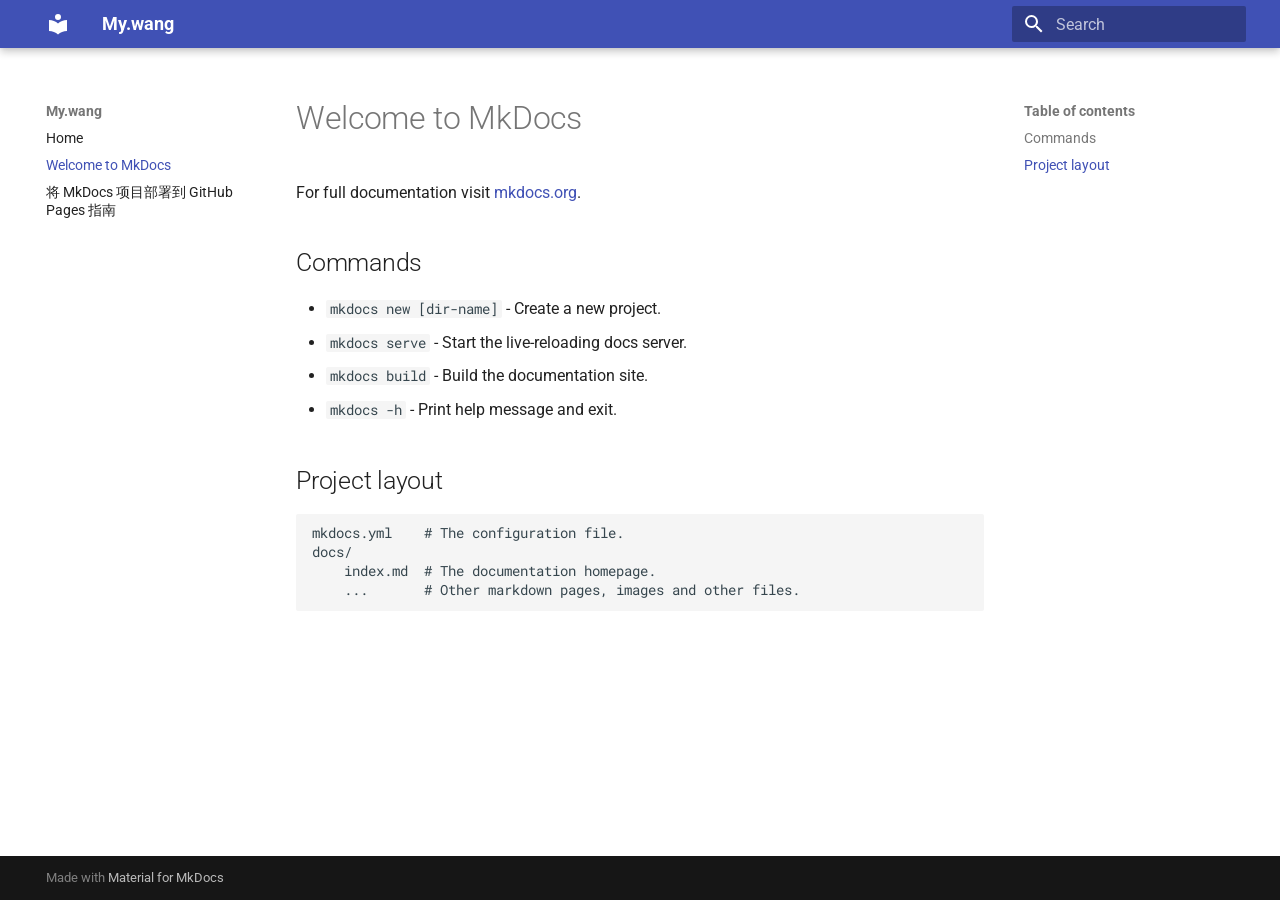
<file: index_bak/index.html>
<!doctype html>
<html lang="en" class="no-js">
  <head>
    
      <meta charset="utf-8">
      <meta name="viewport" content="width=device-width,initial-scale=1">
      
      
      
      
        <link rel="prev" href="..">
      
      
        <link rel="next" href="../mkdocs%20%E9%83%A8%E7%BD%B2%E5%88%B0github/">
      
      
      <link rel="icon" href="../assets/images/favicon.png">
      <meta name="generator" content="mkdocs-1.6.1, mkdocs-material-9.6.3">
    
    
      
        <title>Welcome to MkDocs - My.wang</title>
      
    
    
      <link rel="stylesheet" href="../assets/stylesheets/main.d7758b05.min.css">
      
      


    
    
      
    
    
      
        
        
        <link rel="preconnect" href="https://fonts.gstatic.com" crossorigin>
        <link rel="stylesheet" href="https://fonts.googleapis.com/css?family=Roboto:300,300i,400,400i,700,700i%7CRoboto+Mono:400,400i,700,700i&display=fallback">
        <style>:root{--md-text-font:"Roboto";--md-code-font:"Roboto Mono"}</style>
      
    
    
    <script>__md_scope=new URL("..",location),__md_hash=e=>[...e].reduce(((e,_)=>(e<<5)-e+_.charCodeAt(0)),0),__md_get=(e,_=localStorage,t=__md_scope)=>JSON.parse(_.getItem(t.pathname+"."+e)),__md_set=(e,_,t=localStorage,a=__md_scope)=>{try{t.setItem(a.pathname+"."+e,JSON.stringify(_))}catch(e){}}</script>
    
      

    
    
    
  </head>
  
  
    <body dir="ltr">
  
    
    <input class="md-toggle" data-md-toggle="drawer" type="checkbox" id="__drawer" autocomplete="off">
    <input class="md-toggle" data-md-toggle="search" type="checkbox" id="__search" autocomplete="off">
    <label class="md-overlay" for="__drawer"></label>
    <div data-md-component="skip">
      
        
        <a href="#welcome-to-mkdocs" class="md-skip">
          Skip to content
        </a>
      
    </div>
    <div data-md-component="announce">
      
    </div>
    
    
      

  

<header class="md-header md-header--shadow" data-md-component="header">
  <nav class="md-header__inner md-grid" aria-label="Header">
    <a href=".." title="My.wang" class="md-header__button md-logo" aria-label="My.wang" data-md-component="logo">
      
  
  <svg xmlns="http://www.w3.org/2000/svg" viewBox="0 0 24 24"><path d="M12 8a3 3 0 0 0 3-3 3 3 0 0 0-3-3 3 3 0 0 0-3 3 3 3 0 0 0 3 3m0 3.54C9.64 9.35 6.5 8 3 8v11c3.5 0 6.64 1.35 9 3.54 2.36-2.19 5.5-3.54 9-3.54V8c-3.5 0-6.64 1.35-9 3.54"/></svg>

    </a>
    <label class="md-header__button md-icon" for="__drawer">
      
      <svg xmlns="http://www.w3.org/2000/svg" viewBox="0 0 24 24"><path d="M3 6h18v2H3zm0 5h18v2H3zm0 5h18v2H3z"/></svg>
    </label>
    <div class="md-header__title" data-md-component="header-title">
      <div class="md-header__ellipsis">
        <div class="md-header__topic">
          <span class="md-ellipsis">
            My.wang
          </span>
        </div>
        <div class="md-header__topic" data-md-component="header-topic">
          <span class="md-ellipsis">
            
              Welcome to MkDocs
            
          </span>
        </div>
      </div>
    </div>
    
    
      <script>var palette=__md_get("__palette");if(palette&&palette.color){if("(prefers-color-scheme)"===palette.color.media){var media=matchMedia("(prefers-color-scheme: light)"),input=document.querySelector(media.matches?"[data-md-color-media='(prefers-color-scheme: light)']":"[data-md-color-media='(prefers-color-scheme: dark)']");palette.color.media=input.getAttribute("data-md-color-media"),palette.color.scheme=input.getAttribute("data-md-color-scheme"),palette.color.primary=input.getAttribute("data-md-color-primary"),palette.color.accent=input.getAttribute("data-md-color-accent")}for(var[key,value]of Object.entries(palette.color))document.body.setAttribute("data-md-color-"+key,value)}</script>
    
    
    
      <label class="md-header__button md-icon" for="__search">
        
        <svg xmlns="http://www.w3.org/2000/svg" viewBox="0 0 24 24"><path d="M9.5 3A6.5 6.5 0 0 1 16 9.5c0 1.61-.59 3.09-1.56 4.23l.27.27h.79l5 5-1.5 1.5-5-5v-.79l-.27-.27A6.52 6.52 0 0 1 9.5 16 6.5 6.5 0 0 1 3 9.5 6.5 6.5 0 0 1 9.5 3m0 2C7 5 5 7 5 9.5S7 14 9.5 14 14 12 14 9.5 12 5 9.5 5"/></svg>
      </label>
      <div class="md-search" data-md-component="search" role="dialog">
  <label class="md-search__overlay" for="__search"></label>
  <div class="md-search__inner" role="search">
    <form class="md-search__form" name="search">
      <input type="text" class="md-search__input" name="query" aria-label="Search" placeholder="Search" autocapitalize="off" autocorrect="off" autocomplete="off" spellcheck="false" data-md-component="search-query" required>
      <label class="md-search__icon md-icon" for="__search">
        
        <svg xmlns="http://www.w3.org/2000/svg" viewBox="0 0 24 24"><path d="M9.5 3A6.5 6.5 0 0 1 16 9.5c0 1.61-.59 3.09-1.56 4.23l.27.27h.79l5 5-1.5 1.5-5-5v-.79l-.27-.27A6.52 6.52 0 0 1 9.5 16 6.5 6.5 0 0 1 3 9.5 6.5 6.5 0 0 1 9.5 3m0 2C7 5 5 7 5 9.5S7 14 9.5 14 14 12 14 9.5 12 5 9.5 5"/></svg>
        
        <svg xmlns="http://www.w3.org/2000/svg" viewBox="0 0 24 24"><path d="M20 11v2H8l5.5 5.5-1.42 1.42L4.16 12l7.92-7.92L13.5 5.5 8 11z"/></svg>
      </label>
      <nav class="md-search__options" aria-label="Search">
        
        <button type="reset" class="md-search__icon md-icon" title="Clear" aria-label="Clear" tabindex="-1">
          
          <svg xmlns="http://www.w3.org/2000/svg" viewBox="0 0 24 24"><path d="M19 6.41 17.59 5 12 10.59 6.41 5 5 6.41 10.59 12 5 17.59 6.41 19 12 13.41 17.59 19 19 17.59 13.41 12z"/></svg>
        </button>
      </nav>
      
    </form>
    <div class="md-search__output">
      <div class="md-search__scrollwrap" tabindex="0" data-md-scrollfix>
        <div class="md-search-result" data-md-component="search-result">
          <div class="md-search-result__meta">
            Initializing search
          </div>
          <ol class="md-search-result__list" role="presentation"></ol>
        </div>
      </div>
    </div>
  </div>
</div>
    
    
  </nav>
  
</header>
    
    <div class="md-container" data-md-component="container">
      
      
        
          
        
      
      <main class="md-main" data-md-component="main">
        <div class="md-main__inner md-grid">
          
            
              
              <div class="md-sidebar md-sidebar--primary" data-md-component="sidebar" data-md-type="navigation" >
                <div class="md-sidebar__scrollwrap">
                  <div class="md-sidebar__inner">
                    



<nav class="md-nav md-nav--primary" aria-label="Navigation" data-md-level="0">
  <label class="md-nav__title" for="__drawer">
    <a href=".." title="My.wang" class="md-nav__button md-logo" aria-label="My.wang" data-md-component="logo">
      
  
  <svg xmlns="http://www.w3.org/2000/svg" viewBox="0 0 24 24"><path d="M12 8a3 3 0 0 0 3-3 3 3 0 0 0-3-3 3 3 0 0 0-3 3 3 3 0 0 0 3 3m0 3.54C9.64 9.35 6.5 8 3 8v11c3.5 0 6.64 1.35 9 3.54 2.36-2.19 5.5-3.54 9-3.54V8c-3.5 0-6.64 1.35-9 3.54"/></svg>

    </a>
    My.wang
  </label>
  
  <ul class="md-nav__list" data-md-scrollfix>
    
      
      
  
  
  
  
    <li class="md-nav__item">
      <a href=".." class="md-nav__link">
        
  
  <span class="md-ellipsis">
    Home
    
  </span>
  

      </a>
    </li>
  

    
      
      
  
  
    
  
  
  
    <li class="md-nav__item md-nav__item--active">
      
      <input class="md-nav__toggle md-toggle" type="checkbox" id="__toc">
      
      
        
      
      
        <label class="md-nav__link md-nav__link--active" for="__toc">
          
  
  <span class="md-ellipsis">
    Welcome to MkDocs
    
  </span>
  

          <span class="md-nav__icon md-icon"></span>
        </label>
      
      <a href="./" class="md-nav__link md-nav__link--active">
        
  
  <span class="md-ellipsis">
    Welcome to MkDocs
    
  </span>
  

      </a>
      
        

<nav class="md-nav md-nav--secondary" aria-label="Table of contents">
  
  
  
    
  
  
    <label class="md-nav__title" for="__toc">
      <span class="md-nav__icon md-icon"></span>
      Table of contents
    </label>
    <ul class="md-nav__list" data-md-component="toc" data-md-scrollfix>
      
        <li class="md-nav__item">
  <a href="#commands" class="md-nav__link">
    <span class="md-ellipsis">
      Commands
    </span>
  </a>
  
</li>
      
        <li class="md-nav__item">
  <a href="#project-layout" class="md-nav__link">
    <span class="md-ellipsis">
      Project layout
    </span>
  </a>
  
</li>
      
    </ul>
  
</nav>
      
    </li>
  

    
      
      
  
  
  
  
    <li class="md-nav__item">
      <a href="../mkdocs%20%E9%83%A8%E7%BD%B2%E5%88%B0github/" class="md-nav__link">
        
  
  <span class="md-ellipsis">
    将 MkDocs 项目部署到 GitHub Pages 指南
    
  </span>
  

      </a>
    </li>
  

    
  </ul>
</nav>
                  </div>
                </div>
              </div>
            
            
              
              <div class="md-sidebar md-sidebar--secondary" data-md-component="sidebar" data-md-type="toc" >
                <div class="md-sidebar__scrollwrap">
                  <div class="md-sidebar__inner">
                    

<nav class="md-nav md-nav--secondary" aria-label="Table of contents">
  
  
  
    
  
  
    <label class="md-nav__title" for="__toc">
      <span class="md-nav__icon md-icon"></span>
      Table of contents
    </label>
    <ul class="md-nav__list" data-md-component="toc" data-md-scrollfix>
      
        <li class="md-nav__item">
  <a href="#commands" class="md-nav__link">
    <span class="md-ellipsis">
      Commands
    </span>
  </a>
  
</li>
      
        <li class="md-nav__item">
  <a href="#project-layout" class="md-nav__link">
    <span class="md-ellipsis">
      Project layout
    </span>
  </a>
  
</li>
      
    </ul>
  
</nav>
                  </div>
                </div>
              </div>
            
          
          
            <div class="md-content" data-md-component="content">
              <article class="md-content__inner md-typeset">
                
                  



<h1 id="welcome-to-mkdocs">Welcome to MkDocs</h1>
<p>For full documentation visit <a href="https://www.mkdocs.org">mkdocs.org</a>.</p>
<h2 id="commands">Commands</h2>
<ul>
<li><code>mkdocs new [dir-name]</code> - Create a new project.</li>
<li><code>mkdocs serve</code> - Start the live-reloading docs server.</li>
<li><code>mkdocs build</code> - Build the documentation site.</li>
<li><code>mkdocs -h</code> - Print help message and exit.</li>
</ul>
<h2 id="project-layout">Project layout</h2>
<pre><code>mkdocs.yml    # The configuration file.
docs/
    index.md  # The documentation homepage.
    ...       # Other markdown pages, images and other files.
</code></pre>












                
              </article>
            </div>
          
          
<script>var target=document.getElementById(location.hash.slice(1));target&&target.name&&(target.checked=target.name.startsWith("__tabbed_"))</script>
        </div>
        
      </main>
      
        <footer class="md-footer">
  
  <div class="md-footer-meta md-typeset">
    <div class="md-footer-meta__inner md-grid">
      <div class="md-copyright">
  
  
    Made with
    <a href="https://squidfunk.github.io/mkdocs-material/" target="_blank" rel="noopener">
      Material for MkDocs
    </a>
  
</div>
      
    </div>
  </div>
</footer>
      
    </div>
    <div class="md-dialog" data-md-component="dialog">
      <div class="md-dialog__inner md-typeset"></div>
    </div>
    
    
    <script id="__config" type="application/json">{"base": "..", "features": [], "search": "../assets/javascripts/workers/search.f8cc74c7.min.js", "translations": {"clipboard.copied": "Copied to clipboard", "clipboard.copy": "Copy to clipboard", "search.result.more.one": "1 more on this page", "search.result.more.other": "# more on this page", "search.result.none": "No matching documents", "search.result.one": "1 matching document", "search.result.other": "# matching documents", "search.result.placeholder": "Type to start searching", "search.result.term.missing": "Missing", "select.version": "Select version"}}</script>
    
    
      <script src="../assets/javascripts/bundle.f1b6f286.min.js"></script>
      
    
  </body>
</html>
</file>
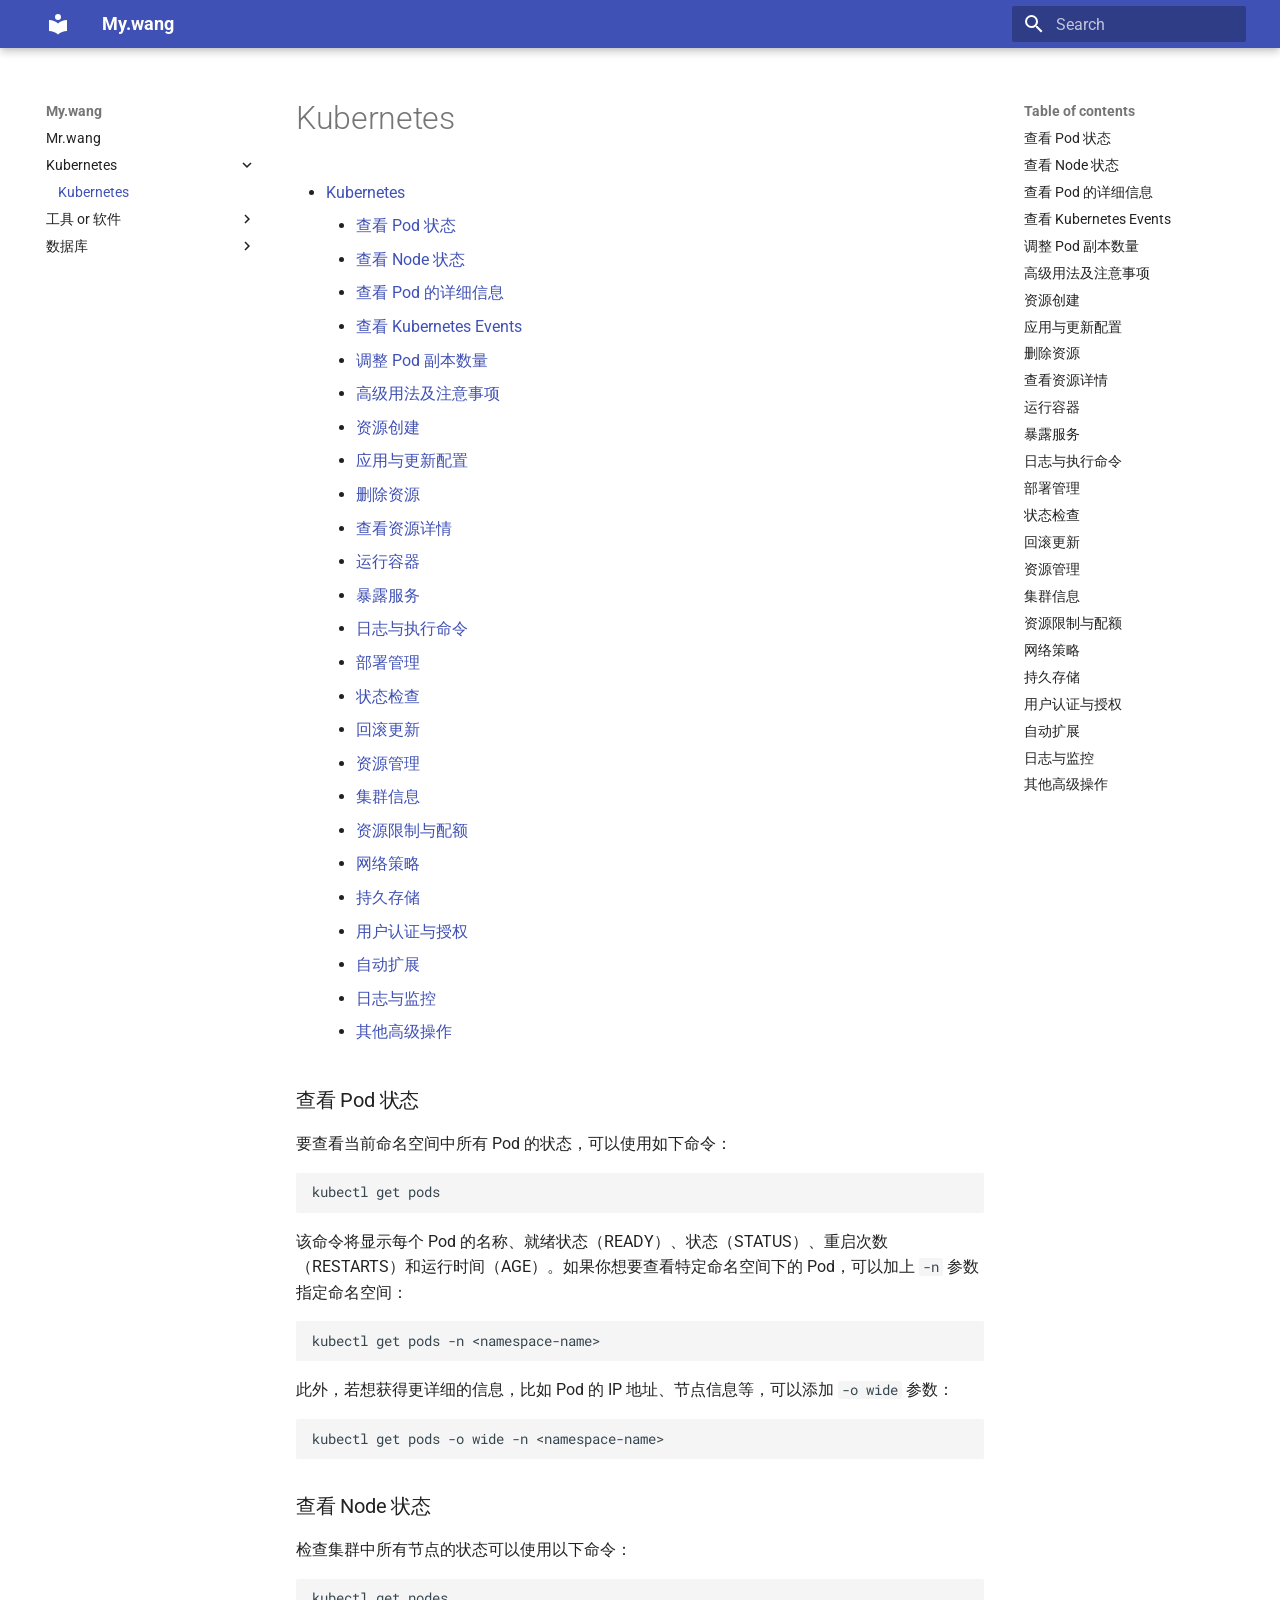
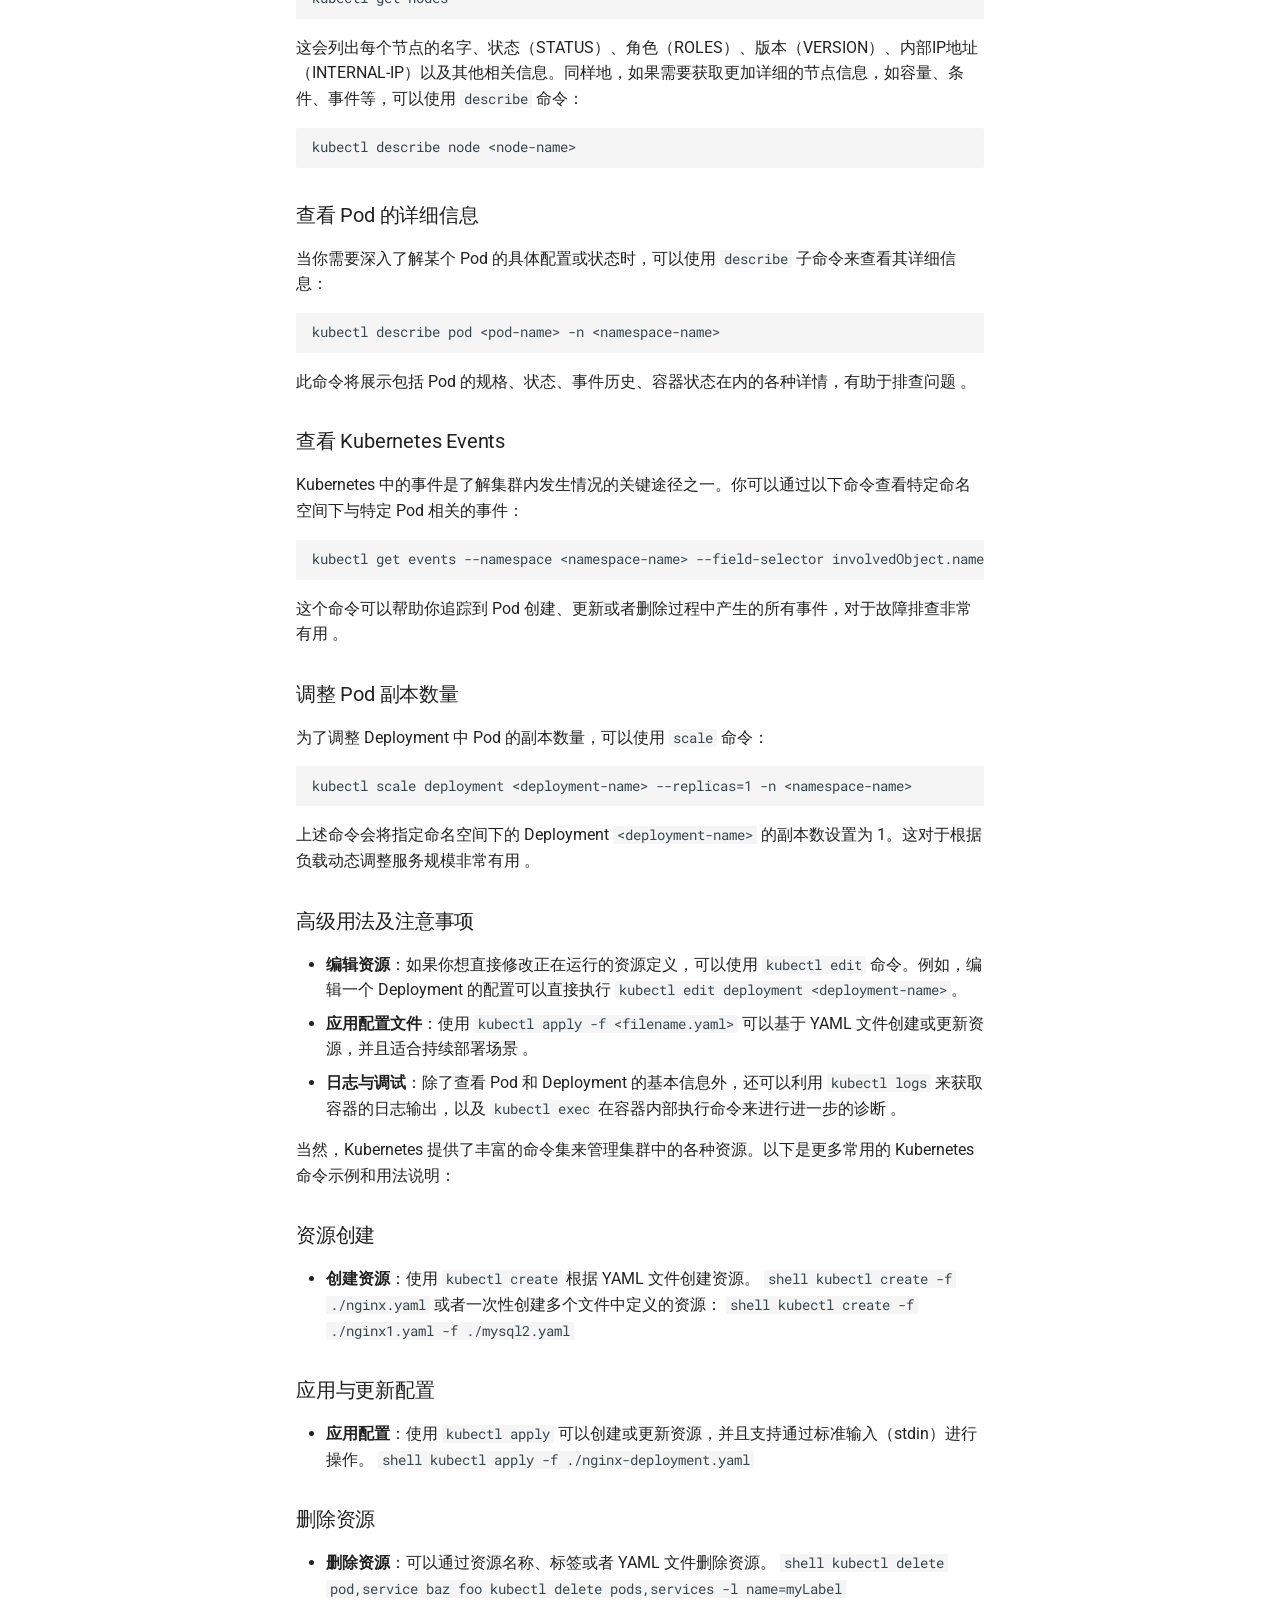
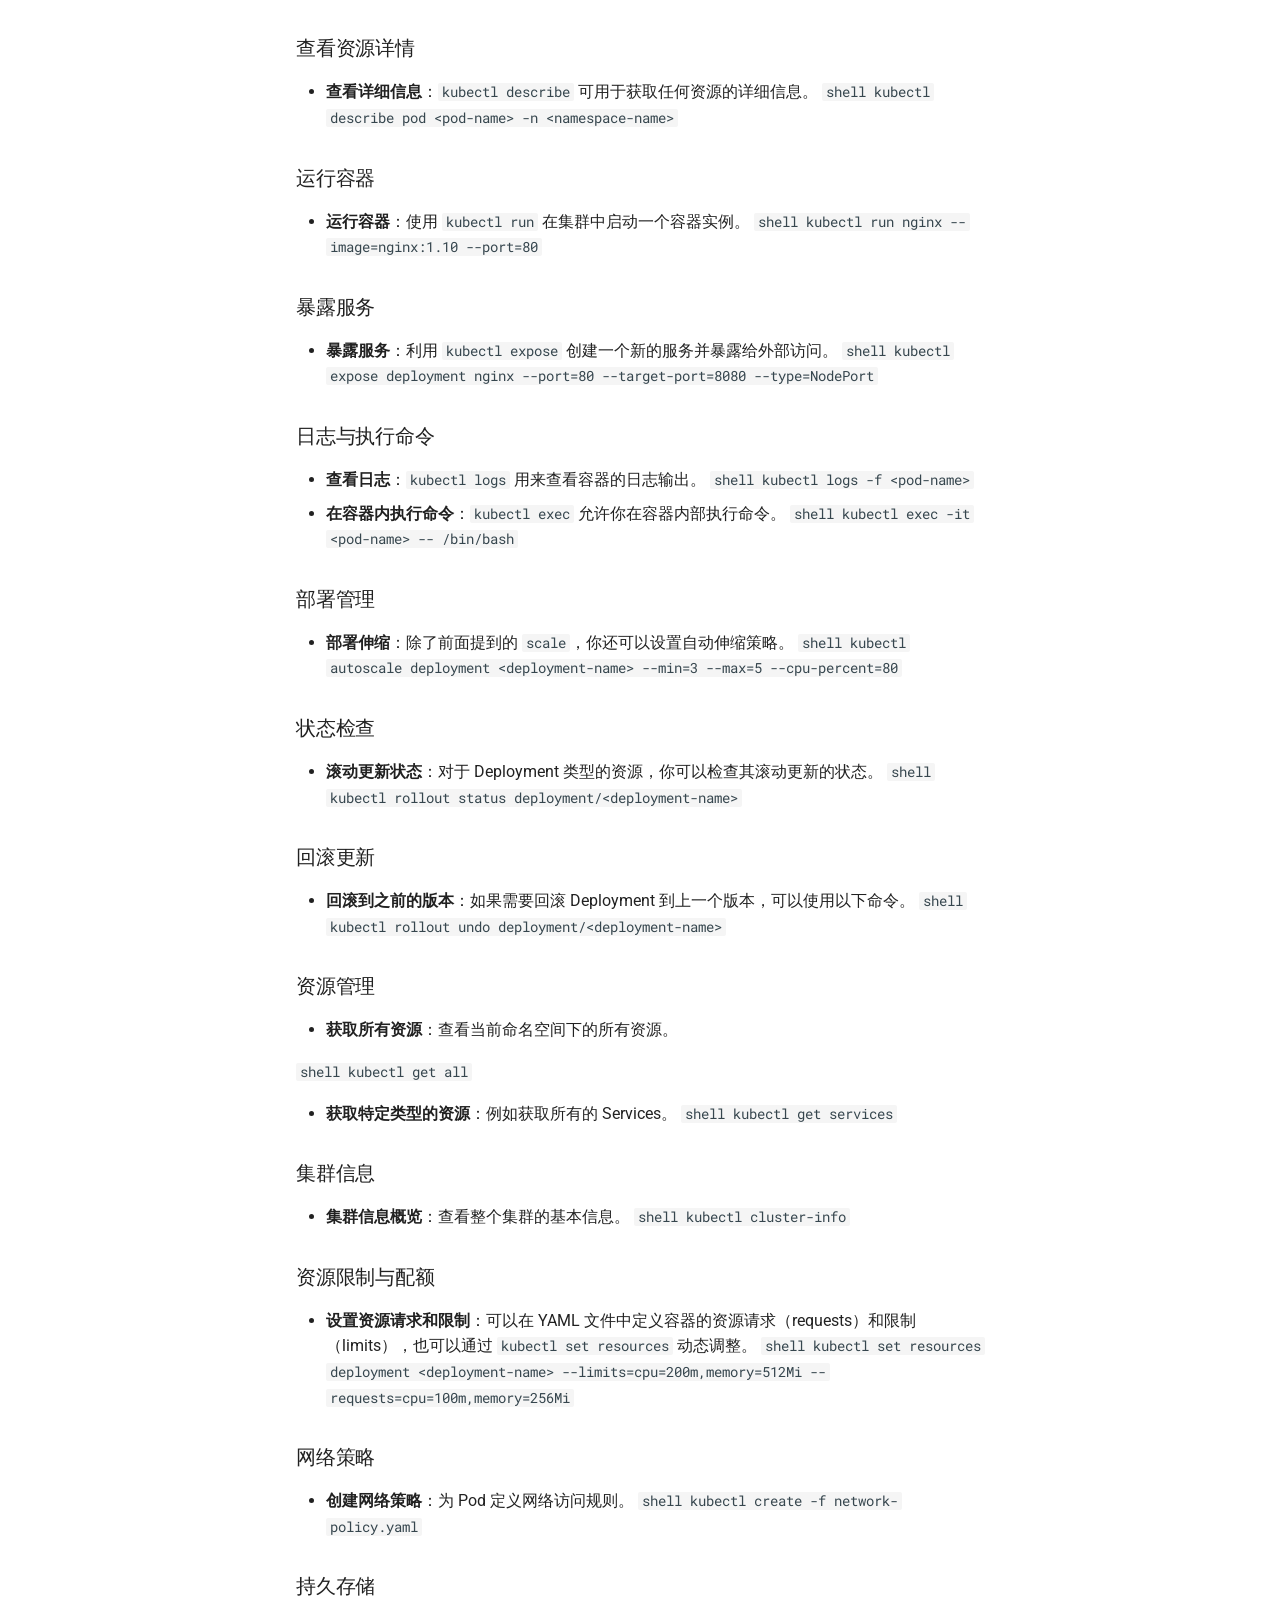
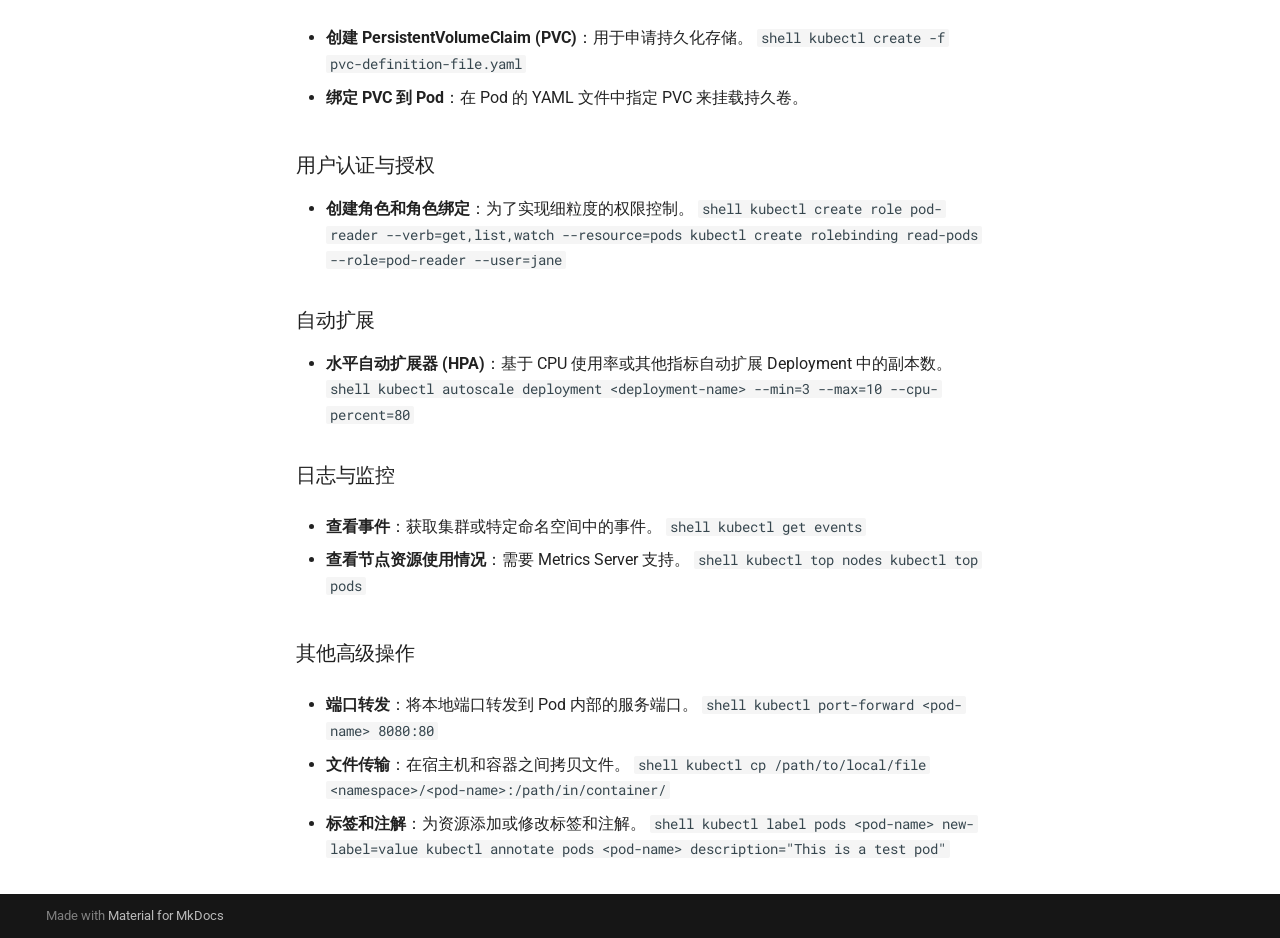
<file: kubernetes/kubernetes/index.html>
<!doctype html>
<html lang="en" class="no-js">
  <head>
    
      <meta charset="utf-8">
      <meta name="viewport" content="width=device-width,initial-scale=1">
      
      
      
      
        <link rel="prev" href="../..">
      
      
        <link rel="next" href="../../%E5%B7%A5%E5%85%B7_or_%E8%BD%AF%E4%BB%B6/MkDocs/MkDocs%20%E9%83%A8%E7%BD%B2%E5%88%B0github/">
      
      
      <link rel="icon" href="../../assets/images/favicon.png">
      <meta name="generator" content="mkdocs-1.6.1, mkdocs-material-9.6.3">
    
    
      
        <title>Kubernetes - My.wang</title>
      
    
    
      <link rel="stylesheet" href="../../assets/stylesheets/main.d7758b05.min.css">
      
      


    
    
      
    
    
      
        
        
        <link rel="preconnect" href="https://fonts.gstatic.com" crossorigin>
        <link rel="stylesheet" href="https://fonts.googleapis.com/css?family=Roboto:300,300i,400,400i,700,700i%7CRoboto+Mono:400,400i,700,700i&display=fallback">
        <style>:root{--md-text-font:"Roboto";--md-code-font:"Roboto Mono"}</style>
      
    
    
    <script>__md_scope=new URL("../..",location),__md_hash=e=>[...e].reduce(((e,_)=>(e<<5)-e+_.charCodeAt(0)),0),__md_get=(e,_=localStorage,t=__md_scope)=>JSON.parse(_.getItem(t.pathname+"."+e)),__md_set=(e,_,t=localStorage,a=__md_scope)=>{try{t.setItem(a.pathname+"."+e,JSON.stringify(_))}catch(e){}}</script>
    
      

    
    
    
  </head>
  
  
    <body dir="ltr">
  
    
    <input class="md-toggle" data-md-toggle="drawer" type="checkbox" id="__drawer" autocomplete="off">
    <input class="md-toggle" data-md-toggle="search" type="checkbox" id="__search" autocomplete="off">
    <label class="md-overlay" for="__drawer"></label>
    <div data-md-component="skip">
      
        
        <a href="#kubernetes" class="md-skip">
          Skip to content
        </a>
      
    </div>
    <div data-md-component="announce">
      
    </div>
    
    
      

  

<header class="md-header md-header--shadow" data-md-component="header">
  <nav class="md-header__inner md-grid" aria-label="Header">
    <a href="../.." title="My.wang" class="md-header__button md-logo" aria-label="My.wang" data-md-component="logo">
      
  
  <svg xmlns="http://www.w3.org/2000/svg" viewBox="0 0 24 24"><path d="M12 8a3 3 0 0 0 3-3 3 3 0 0 0-3-3 3 3 0 0 0-3 3 3 3 0 0 0 3 3m0 3.54C9.64 9.35 6.5 8 3 8v11c3.5 0 6.64 1.35 9 3.54 2.36-2.19 5.5-3.54 9-3.54V8c-3.5 0-6.64 1.35-9 3.54"/></svg>

    </a>
    <label class="md-header__button md-icon" for="__drawer">
      
      <svg xmlns="http://www.w3.org/2000/svg" viewBox="0 0 24 24"><path d="M3 6h18v2H3zm0 5h18v2H3zm0 5h18v2H3z"/></svg>
    </label>
    <div class="md-header__title" data-md-component="header-title">
      <div class="md-header__ellipsis">
        <div class="md-header__topic">
          <span class="md-ellipsis">
            My.wang
          </span>
        </div>
        <div class="md-header__topic" data-md-component="header-topic">
          <span class="md-ellipsis">
            
              Kubernetes
            
          </span>
        </div>
      </div>
    </div>
    
    
      <script>var palette=__md_get("__palette");if(palette&&palette.color){if("(prefers-color-scheme)"===palette.color.media){var media=matchMedia("(prefers-color-scheme: light)"),input=document.querySelector(media.matches?"[data-md-color-media='(prefers-color-scheme: light)']":"[data-md-color-media='(prefers-color-scheme: dark)']");palette.color.media=input.getAttribute("data-md-color-media"),palette.color.scheme=input.getAttribute("data-md-color-scheme"),palette.color.primary=input.getAttribute("data-md-color-primary"),palette.color.accent=input.getAttribute("data-md-color-accent")}for(var[key,value]of Object.entries(palette.color))document.body.setAttribute("data-md-color-"+key,value)}</script>
    
    
    
      <label class="md-header__button md-icon" for="__search">
        
        <svg xmlns="http://www.w3.org/2000/svg" viewBox="0 0 24 24"><path d="M9.5 3A6.5 6.5 0 0 1 16 9.5c0 1.61-.59 3.09-1.56 4.23l.27.27h.79l5 5-1.5 1.5-5-5v-.79l-.27-.27A6.52 6.52 0 0 1 9.5 16 6.5 6.5 0 0 1 3 9.5 6.5 6.5 0 0 1 9.5 3m0 2C7 5 5 7 5 9.5S7 14 9.5 14 14 12 14 9.5 12 5 9.5 5"/></svg>
      </label>
      <div class="md-search" data-md-component="search" role="dialog">
  <label class="md-search__overlay" for="__search"></label>
  <div class="md-search__inner" role="search">
    <form class="md-search__form" name="search">
      <input type="text" class="md-search__input" name="query" aria-label="Search" placeholder="Search" autocapitalize="off" autocorrect="off" autocomplete="off" spellcheck="false" data-md-component="search-query" required>
      <label class="md-search__icon md-icon" for="__search">
        
        <svg xmlns="http://www.w3.org/2000/svg" viewBox="0 0 24 24"><path d="M9.5 3A6.5 6.5 0 0 1 16 9.5c0 1.61-.59 3.09-1.56 4.23l.27.27h.79l5 5-1.5 1.5-5-5v-.79l-.27-.27A6.52 6.52 0 0 1 9.5 16 6.5 6.5 0 0 1 3 9.5 6.5 6.5 0 0 1 9.5 3m0 2C7 5 5 7 5 9.5S7 14 9.5 14 14 12 14 9.5 12 5 9.5 5"/></svg>
        
        <svg xmlns="http://www.w3.org/2000/svg" viewBox="0 0 24 24"><path d="M20 11v2H8l5.5 5.5-1.42 1.42L4.16 12l7.92-7.92L13.5 5.5 8 11z"/></svg>
      </label>
      <nav class="md-search__options" aria-label="Search">
        
        <button type="reset" class="md-search__icon md-icon" title="Clear" aria-label="Clear" tabindex="-1">
          
          <svg xmlns="http://www.w3.org/2000/svg" viewBox="0 0 24 24"><path d="M19 6.41 17.59 5 12 10.59 6.41 5 5 6.41 10.59 12 5 17.59 6.41 19 12 13.41 17.59 19 19 17.59 13.41 12z"/></svg>
        </button>
      </nav>
      
    </form>
    <div class="md-search__output">
      <div class="md-search__scrollwrap" tabindex="0" data-md-scrollfix>
        <div class="md-search-result" data-md-component="search-result">
          <div class="md-search-result__meta">
            Initializing search
          </div>
          <ol class="md-search-result__list" role="presentation"></ol>
        </div>
      </div>
    </div>
  </div>
</div>
    
    
  </nav>
  
</header>
    
    <div class="md-container" data-md-component="container">
      
      
        
          
        
      
      <main class="md-main" data-md-component="main">
        <div class="md-main__inner md-grid">
          
            
              
              <div class="md-sidebar md-sidebar--primary" data-md-component="sidebar" data-md-type="navigation" >
                <div class="md-sidebar__scrollwrap">
                  <div class="md-sidebar__inner">
                    



<nav class="md-nav md-nav--primary" aria-label="Navigation" data-md-level="0">
  <label class="md-nav__title" for="__drawer">
    <a href="../.." title="My.wang" class="md-nav__button md-logo" aria-label="My.wang" data-md-component="logo">
      
  
  <svg xmlns="http://www.w3.org/2000/svg" viewBox="0 0 24 24"><path d="M12 8a3 3 0 0 0 3-3 3 3 0 0 0-3-3 3 3 0 0 0-3 3 3 3 0 0 0 3 3m0 3.54C9.64 9.35 6.5 8 3 8v11c3.5 0 6.64 1.35 9 3.54 2.36-2.19 5.5-3.54 9-3.54V8c-3.5 0-6.64 1.35-9 3.54"/></svg>

    </a>
    My.wang
  </label>
  
  <ul class="md-nav__list" data-md-scrollfix>
    
      
      
  
  
  
  
    <li class="md-nav__item">
      <a href="../.." class="md-nav__link">
        
  
  <span class="md-ellipsis">
    Mr.wang
    
  </span>
  

      </a>
    </li>
  

    
      
      
  
  
    
  
  
  
    
    
    
    
    <li class="md-nav__item md-nav__item--active md-nav__item--nested">
      
        
        
        <input class="md-nav__toggle md-toggle " type="checkbox" id="__nav_2" checked>
        
          
          <label class="md-nav__link" for="__nav_2" id="__nav_2_label" tabindex="0">
            
  
  <span class="md-ellipsis">
    Kubernetes
    
  </span>
  

            <span class="md-nav__icon md-icon"></span>
          </label>
        
        <nav class="md-nav" data-md-level="1" aria-labelledby="__nav_2_label" aria-expanded="true">
          <label class="md-nav__title" for="__nav_2">
            <span class="md-nav__icon md-icon"></span>
            Kubernetes
          </label>
          <ul class="md-nav__list" data-md-scrollfix>
            
              
                
  
  
    
  
  
  
    <li class="md-nav__item md-nav__item--active">
      
      <input class="md-nav__toggle md-toggle" type="checkbox" id="__toc">
      
      
        
      
      
        <label class="md-nav__link md-nav__link--active" for="__toc">
          
  
  <span class="md-ellipsis">
    Kubernetes
    
  </span>
  

          <span class="md-nav__icon md-icon"></span>
        </label>
      
      <a href="./" class="md-nav__link md-nav__link--active">
        
  
  <span class="md-ellipsis">
    Kubernetes
    
  </span>
  

      </a>
      
        

<nav class="md-nav md-nav--secondary" aria-label="Table of contents">
  
  
  
    
  
  
    <label class="md-nav__title" for="__toc">
      <span class="md-nav__icon md-icon"></span>
      Table of contents
    </label>
    <ul class="md-nav__list" data-md-component="toc" data-md-scrollfix>
      
        <li class="md-nav__item">
  <a href="#pod" class="md-nav__link">
    <span class="md-ellipsis">
      查看 Pod 状态
    </span>
  </a>
  
</li>
      
        <li class="md-nav__item">
  <a href="#node" class="md-nav__link">
    <span class="md-ellipsis">
      查看 Node 状态
    </span>
  </a>
  
</li>
      
        <li class="md-nav__item">
  <a href="#pod_1" class="md-nav__link">
    <span class="md-ellipsis">
      查看 Pod 的详细信息
    </span>
  </a>
  
</li>
      
        <li class="md-nav__item">
  <a href="#kubernetes-events" class="md-nav__link">
    <span class="md-ellipsis">
      查看 Kubernetes Events
    </span>
  </a>
  
</li>
      
        <li class="md-nav__item">
  <a href="#pod_2" class="md-nav__link">
    <span class="md-ellipsis">
      调整 Pod 副本数量
    </span>
  </a>
  
</li>
      
        <li class="md-nav__item">
  <a href="#_1" class="md-nav__link">
    <span class="md-ellipsis">
      高级用法及注意事项
    </span>
  </a>
  
</li>
      
        <li class="md-nav__item">
  <a href="#_2" class="md-nav__link">
    <span class="md-ellipsis">
      资源创建
    </span>
  </a>
  
</li>
      
        <li class="md-nav__item">
  <a href="#_3" class="md-nav__link">
    <span class="md-ellipsis">
      应用与更新配置
    </span>
  </a>
  
</li>
      
        <li class="md-nav__item">
  <a href="#_4" class="md-nav__link">
    <span class="md-ellipsis">
      删除资源
    </span>
  </a>
  
</li>
      
        <li class="md-nav__item">
  <a href="#_5" class="md-nav__link">
    <span class="md-ellipsis">
      查看资源详情
    </span>
  </a>
  
</li>
      
        <li class="md-nav__item">
  <a href="#_6" class="md-nav__link">
    <span class="md-ellipsis">
      运行容器
    </span>
  </a>
  
</li>
      
        <li class="md-nav__item">
  <a href="#_7" class="md-nav__link">
    <span class="md-ellipsis">
      暴露服务
    </span>
  </a>
  
</li>
      
        <li class="md-nav__item">
  <a href="#_8" class="md-nav__link">
    <span class="md-ellipsis">
      日志与执行命令
    </span>
  </a>
  
</li>
      
        <li class="md-nav__item">
  <a href="#_9" class="md-nav__link">
    <span class="md-ellipsis">
      部署管理
    </span>
  </a>
  
</li>
      
        <li class="md-nav__item">
  <a href="#_10" class="md-nav__link">
    <span class="md-ellipsis">
      状态检查
    </span>
  </a>
  
</li>
      
        <li class="md-nav__item">
  <a href="#_11" class="md-nav__link">
    <span class="md-ellipsis">
      回滚更新
    </span>
  </a>
  
</li>
      
        <li class="md-nav__item">
  <a href="#_12" class="md-nav__link">
    <span class="md-ellipsis">
      资源管理
    </span>
  </a>
  
</li>
      
        <li class="md-nav__item">
  <a href="#_13" class="md-nav__link">
    <span class="md-ellipsis">
      集群信息
    </span>
  </a>
  
</li>
      
        <li class="md-nav__item">
  <a href="#_14" class="md-nav__link">
    <span class="md-ellipsis">
      资源限制与配额
    </span>
  </a>
  
</li>
      
        <li class="md-nav__item">
  <a href="#_15" class="md-nav__link">
    <span class="md-ellipsis">
      网络策略
    </span>
  </a>
  
</li>
      
        <li class="md-nav__item">
  <a href="#_16" class="md-nav__link">
    <span class="md-ellipsis">
      持久存储
    </span>
  </a>
  
</li>
      
        <li class="md-nav__item">
  <a href="#_17" class="md-nav__link">
    <span class="md-ellipsis">
      用户认证与授权
    </span>
  </a>
  
</li>
      
        <li class="md-nav__item">
  <a href="#_18" class="md-nav__link">
    <span class="md-ellipsis">
      自动扩展
    </span>
  </a>
  
</li>
      
        <li class="md-nav__item">
  <a href="#_19" class="md-nav__link">
    <span class="md-ellipsis">
      日志与监控
    </span>
  </a>
  
</li>
      
        <li class="md-nav__item">
  <a href="#_20" class="md-nav__link">
    <span class="md-ellipsis">
      其他高级操作
    </span>
  </a>
  
</li>
      
    </ul>
  
</nav>
      
    </li>
  

              
            
          </ul>
        </nav>
      
    </li>
  

    
      
      
  
  
  
  
    
    
    
    
    <li class="md-nav__item md-nav__item--nested">
      
        
        
        <input class="md-nav__toggle md-toggle " type="checkbox" id="__nav_3" >
        
          
          <label class="md-nav__link" for="__nav_3" id="__nav_3_label" tabindex="0">
            
  
  <span class="md-ellipsis">
    工具 or 软件
    
  </span>
  

            <span class="md-nav__icon md-icon"></span>
          </label>
        
        <nav class="md-nav" data-md-level="1" aria-labelledby="__nav_3_label" aria-expanded="false">
          <label class="md-nav__title" for="__nav_3">
            <span class="md-nav__icon md-icon"></span>
            工具 or 软件
          </label>
          <ul class="md-nav__list" data-md-scrollfix>
            
              
                
  
  
  
  
    
    
    
    
    <li class="md-nav__item md-nav__item--nested">
      
        
        
        <input class="md-nav__toggle md-toggle " type="checkbox" id="__nav_3_1" >
        
          
          <label class="md-nav__link" for="__nav_3_1" id="__nav_3_1_label" tabindex="0">
            
  
  <span class="md-ellipsis">
    MkDocs
    
  </span>
  

            <span class="md-nav__icon md-icon"></span>
          </label>
        
        <nav class="md-nav" data-md-level="2" aria-labelledby="__nav_3_1_label" aria-expanded="false">
          <label class="md-nav__title" for="__nav_3_1">
            <span class="md-nav__icon md-icon"></span>
            MkDocs
          </label>
          <ul class="md-nav__list" data-md-scrollfix>
            
              
                
  
  
  
  
    <li class="md-nav__item">
      <a href="../../%E5%B7%A5%E5%85%B7_or_%E8%BD%AF%E4%BB%B6/MkDocs/MkDocs%20%E9%83%A8%E7%BD%B2%E5%88%B0github/" class="md-nav__link">
        
  
  <span class="md-ellipsis">
    将 MkDocs 项目部署到 GitHub Pages 指南
    
  </span>
  

      </a>
    </li>
  

              
            
              
                
  
  
  
  
    <li class="md-nav__item">
      <a href="../../%E5%B7%A5%E5%85%B7_or_%E8%BD%AF%E4%BB%B6/MkDocs/MkDocs--%E5%BE%AE%E9%87%8F%E7%BA%A7%E7%9A%84/" class="md-nav__link">
        
  
  <span class="md-ellipsis">
    MkDocs--微量级的
    
  </span>
  

      </a>
    </li>
  

              
            
          </ul>
        </nav>
      
    </li>
  

              
            
              
                
  
  
  
  
    
    
    
    
    <li class="md-nav__item md-nav__item--nested">
      
        
        
        <input class="md-nav__toggle md-toggle " type="checkbox" id="__nav_3_2" >
        
          
          <label class="md-nav__link" for="__nav_3_2" id="__nav_3_2_label" tabindex="0">
            
  
  <span class="md-ellipsis">
    PuTTY
    
  </span>
  

            <span class="md-nav__icon md-icon"></span>
          </label>
        
        <nav class="md-nav" data-md-level="2" aria-labelledby="__nav_3_2_label" aria-expanded="false">
          <label class="md-nav__title" for="__nav_3_2">
            <span class="md-nav__icon md-icon"></span>
            PuTTY
          </label>
          <ul class="md-nav__list" data-md-scrollfix>
            
              
                
  
  
  
  
    <li class="md-nav__item">
      <a href="../../%E5%B7%A5%E5%85%B7_or_%E8%BD%AF%E4%BB%B6/PuTTY/PuTTY/" class="md-nav__link">
        
  
  <span class="md-ellipsis">
    PuTTY
    
  </span>
  

      </a>
    </li>
  

              
            
          </ul>
        </nav>
      
    </li>
  

              
            
          </ul>
        </nav>
      
    </li>
  

    
      
      
  
  
  
  
    
    
    
    
    <li class="md-nav__item md-nav__item--nested">
      
        
        
        <input class="md-nav__toggle md-toggle " type="checkbox" id="__nav_4" >
        
          
          <label class="md-nav__link" for="__nav_4" id="__nav_4_label" tabindex="0">
            
  
  <span class="md-ellipsis">
    数据库
    
  </span>
  

            <span class="md-nav__icon md-icon"></span>
          </label>
        
        <nav class="md-nav" data-md-level="1" aria-labelledby="__nav_4_label" aria-expanded="false">
          <label class="md-nav__title" for="__nav_4">
            <span class="md-nav__icon md-icon"></span>
            数据库
          </label>
          <ul class="md-nav__list" data-md-scrollfix>
            
              
                
  
  
  
  
    <li class="md-nav__item">
      <a href="../../%E6%95%B0%E6%8D%AE%E5%BA%93/sqlserver/" class="md-nav__link">
        
  
  <span class="md-ellipsis">
    SQL server
    
  </span>
  

      </a>
    </li>
  

              
            
          </ul>
        </nav>
      
    </li>
  

    
  </ul>
</nav>
                  </div>
                </div>
              </div>
            
            
              
              <div class="md-sidebar md-sidebar--secondary" data-md-component="sidebar" data-md-type="toc" >
                <div class="md-sidebar__scrollwrap">
                  <div class="md-sidebar__inner">
                    

<nav class="md-nav md-nav--secondary" aria-label="Table of contents">
  
  
  
    
  
  
    <label class="md-nav__title" for="__toc">
      <span class="md-nav__icon md-icon"></span>
      Table of contents
    </label>
    <ul class="md-nav__list" data-md-component="toc" data-md-scrollfix>
      
        <li class="md-nav__item">
  <a href="#pod" class="md-nav__link">
    <span class="md-ellipsis">
      查看 Pod 状态
    </span>
  </a>
  
</li>
      
        <li class="md-nav__item">
  <a href="#node" class="md-nav__link">
    <span class="md-ellipsis">
      查看 Node 状态
    </span>
  </a>
  
</li>
      
        <li class="md-nav__item">
  <a href="#pod_1" class="md-nav__link">
    <span class="md-ellipsis">
      查看 Pod 的详细信息
    </span>
  </a>
  
</li>
      
        <li class="md-nav__item">
  <a href="#kubernetes-events" class="md-nav__link">
    <span class="md-ellipsis">
      查看 Kubernetes Events
    </span>
  </a>
  
</li>
      
        <li class="md-nav__item">
  <a href="#pod_2" class="md-nav__link">
    <span class="md-ellipsis">
      调整 Pod 副本数量
    </span>
  </a>
  
</li>
      
        <li class="md-nav__item">
  <a href="#_1" class="md-nav__link">
    <span class="md-ellipsis">
      高级用法及注意事项
    </span>
  </a>
  
</li>
      
        <li class="md-nav__item">
  <a href="#_2" class="md-nav__link">
    <span class="md-ellipsis">
      资源创建
    </span>
  </a>
  
</li>
      
        <li class="md-nav__item">
  <a href="#_3" class="md-nav__link">
    <span class="md-ellipsis">
      应用与更新配置
    </span>
  </a>
  
</li>
      
        <li class="md-nav__item">
  <a href="#_4" class="md-nav__link">
    <span class="md-ellipsis">
      删除资源
    </span>
  </a>
  
</li>
      
        <li class="md-nav__item">
  <a href="#_5" class="md-nav__link">
    <span class="md-ellipsis">
      查看资源详情
    </span>
  </a>
  
</li>
      
        <li class="md-nav__item">
  <a href="#_6" class="md-nav__link">
    <span class="md-ellipsis">
      运行容器
    </span>
  </a>
  
</li>
      
        <li class="md-nav__item">
  <a href="#_7" class="md-nav__link">
    <span class="md-ellipsis">
      暴露服务
    </span>
  </a>
  
</li>
      
        <li class="md-nav__item">
  <a href="#_8" class="md-nav__link">
    <span class="md-ellipsis">
      日志与执行命令
    </span>
  </a>
  
</li>
      
        <li class="md-nav__item">
  <a href="#_9" class="md-nav__link">
    <span class="md-ellipsis">
      部署管理
    </span>
  </a>
  
</li>
      
        <li class="md-nav__item">
  <a href="#_10" class="md-nav__link">
    <span class="md-ellipsis">
      状态检查
    </span>
  </a>
  
</li>
      
        <li class="md-nav__item">
  <a href="#_11" class="md-nav__link">
    <span class="md-ellipsis">
      回滚更新
    </span>
  </a>
  
</li>
      
        <li class="md-nav__item">
  <a href="#_12" class="md-nav__link">
    <span class="md-ellipsis">
      资源管理
    </span>
  </a>
  
</li>
      
        <li class="md-nav__item">
  <a href="#_13" class="md-nav__link">
    <span class="md-ellipsis">
      集群信息
    </span>
  </a>
  
</li>
      
        <li class="md-nav__item">
  <a href="#_14" class="md-nav__link">
    <span class="md-ellipsis">
      资源限制与配额
    </span>
  </a>
  
</li>
      
        <li class="md-nav__item">
  <a href="#_15" class="md-nav__link">
    <span class="md-ellipsis">
      网络策略
    </span>
  </a>
  
</li>
      
        <li class="md-nav__item">
  <a href="#_16" class="md-nav__link">
    <span class="md-ellipsis">
      持久存储
    </span>
  </a>
  
</li>
      
        <li class="md-nav__item">
  <a href="#_17" class="md-nav__link">
    <span class="md-ellipsis">
      用户认证与授权
    </span>
  </a>
  
</li>
      
        <li class="md-nav__item">
  <a href="#_18" class="md-nav__link">
    <span class="md-ellipsis">
      自动扩展
    </span>
  </a>
  
</li>
      
        <li class="md-nav__item">
  <a href="#_19" class="md-nav__link">
    <span class="md-ellipsis">
      日志与监控
    </span>
  </a>
  
</li>
      
        <li class="md-nav__item">
  <a href="#_20" class="md-nav__link">
    <span class="md-ellipsis">
      其他高级操作
    </span>
  </a>
  
</li>
      
    </ul>
  
</nav>
                  </div>
                </div>
              </div>
            
          
          
            <div class="md-content" data-md-component="content">
              <article class="md-content__inner md-typeset">
                
                  



<h1 id="kubernetes">Kubernetes</h1>
<div class="toc">
<ul>
<li><a href="#kubernetes">Kubernetes</a><ul>
<li><a href="#pod">查看 Pod 状态</a></li>
<li><a href="#node">查看 Node 状态</a></li>
<li><a href="#pod_1">查看 Pod 的详细信息</a></li>
<li><a href="#kubernetes-events">查看 Kubernetes Events</a></li>
<li><a href="#pod_2">调整 Pod 副本数量</a></li>
<li><a href="#_1">高级用法及注意事项</a></li>
<li><a href="#_2">资源创建</a></li>
<li><a href="#_3">应用与更新配置</a></li>
<li><a href="#_4">删除资源</a></li>
<li><a href="#_5">查看资源详情</a></li>
<li><a href="#_6">运行容器</a></li>
<li><a href="#_7">暴露服务</a></li>
<li><a href="#_8">日志与执行命令</a></li>
<li><a href="#_9">部署管理</a></li>
<li><a href="#_10">状态检查</a></li>
<li><a href="#_11">回滚更新</a></li>
<li><a href="#_12">资源管理</a></li>
<li><a href="#_13">集群信息</a></li>
<li><a href="#_14">资源限制与配额</a></li>
<li><a href="#_15">网络策略</a></li>
<li><a href="#_16">持久存储</a></li>
<li><a href="#_17">用户认证与授权</a></li>
<li><a href="#_18">自动扩展</a></li>
<li><a href="#_19">日志与监控</a></li>
<li><a href="#_20">其他高级操作</a></li>
</ul>
</li>
</ul>
</div>
<h3 id="pod">查看 Pod 状态</h3>
<p>要查看当前命名空间中所有 Pod 的状态，可以使用如下命令：</p>
<pre><code class="language-shell">kubectl get pods
</code></pre>
<p>该命令将显示每个 Pod 的名称、就绪状态（READY）、状态（STATUS）、重启次数（RESTARTS）和运行时间（AGE）。如果你想要查看特定命名空间下的 Pod，可以加上 <code>-n</code> 参数指定命名空间：</p>
<pre><code class="language-shell">kubectl get pods -n &lt;namespace-name&gt;
</code></pre>
<p>此外，若想获得更详细的信息，比如 Pod 的 IP 地址、节点信息等，可以添加 <code>-o wide</code> 参数：</p>
<pre><code class="language-shell">kubectl get pods -o wide -n &lt;namespace-name&gt;
</code></pre>
<h3 id="node">查看 Node 状态</h3>
<p>检查集群中所有节点的状态可以使用以下命令：</p>
<pre><code class="language-shell">kubectl get nodes
</code></pre>
<p>这会列出每个节点的名字、状态（STATUS）、角色（ROLES）、版本（VERSION）、内部IP地址（INTERNAL-IP）以及其他相关信息。同样地，如果需要获取更加详细的节点信息，如容量、条件、事件等，可以使用 <code>describe</code> 命令：</p>
<pre><code class="language-shell">kubectl describe node &lt;node-name&gt;
</code></pre>
<h3 id="pod_1">查看 Pod 的详细信息</h3>
<p>当你需要深入了解某个 Pod 的具体配置或状态时，可以使用 <code>describe</code> 子命令来查看其详细信息：</p>
<pre><code class="language-shell">kubectl describe pod &lt;pod-name&gt; -n &lt;namespace-name&gt;
</code></pre>
<p>此命令将展示包括 Pod 的规格、状态、事件历史、容器状态在内的各种详情，有助于排查问题 。</p>
<h3 id="kubernetes-events">查看 Kubernetes Events</h3>
<p>Kubernetes 中的事件是了解集群内发生情况的关键途径之一。你可以通过以下命令查看特定命名空间下与特定 Pod 相关的事件：</p>
<pre><code class="language-bash">kubectl get events --namespace &lt;namespace-name&gt; --field-selector involvedObject.name=&lt;pod-name&gt;
</code></pre>
<p>这个命令可以帮助你追踪到 Pod 创建、更新或者删除过程中产生的所有事件，对于故障排查非常有用 。</p>
<h3 id="pod_2">调整 Pod 副本数量</h3>
<p>为了调整 Deployment 中 Pod 的副本数量，可以使用 <code>scale</code> 命令：</p>
<pre><code class="language-shell">kubectl scale deployment &lt;deployment-name&gt; --replicas=1 -n &lt;namespace-name&gt;
</code></pre>
<p>上述命令会将指定命名空间下的 Deployment <code>&lt;deployment-name&gt;</code> 的副本数设置为 1。这对于根据负载动态调整服务规模非常有用 。</p>
<h3 id="_1">高级用法及注意事项</h3>
<ul>
<li><strong>编辑资源</strong>：如果你想直接修改正在运行的资源定义，可以使用 <code>kubectl edit</code> 命令。例如，编辑一个 Deployment 的配置可以直接执行 <code>kubectl edit deployment &lt;deployment-name&gt;</code>。</li>
<li><strong>应用配置文件</strong>：使用 <code>kubectl apply -f &lt;filename.yaml&gt;</code> 可以基于 YAML 文件创建或更新资源，并且适合持续部署场景 。</li>
<li><strong>日志与调试</strong>：除了查看 Pod 和 Deployment 的基本信息外，还可以利用 <code>kubectl logs</code> 来获取容器的日志输出，以及 <code>kubectl exec</code> 在容器内部执行命令来进行进一步的诊断 。</li>
</ul>
<p>当然，Kubernetes 提供了丰富的命令集来管理集群中的各种资源。以下是更多常用的 Kubernetes 命令示例和用法说明：</p>
<h3 id="_2">资源创建</h3>
<ul>
<li><strong>创建资源</strong>：使用 <code>kubectl create</code> 根据 YAML 文件创建资源。
  <code>shell
  kubectl create -f ./nginx.yaml</code>
  或者一次性创建多个文件中定义的资源：
  <code>shell
  kubectl create -f ./nginx1.yaml -f ./mysql2.yaml</code></li>
</ul>
<h3 id="_3">应用与更新配置</h3>
<ul>
<li><strong>应用配置</strong>：使用 <code>kubectl apply</code> 可以创建或更新资源，并且支持通过标准输入（stdin）进行操作。
  <code>shell
  kubectl apply -f ./nginx-deployment.yaml</code></li>
</ul>
<h3 id="_4">删除资源</h3>
<ul>
<li><strong>删除资源</strong>：可以通过资源名称、标签或者 YAML 文件删除资源。
  <code>shell
  kubectl delete pod,service baz foo
  kubectl delete pods,services -l name=myLabel</code></li>
</ul>
<h3 id="_5">查看资源详情</h3>
<ul>
<li><strong>查看详细信息</strong>：<code>kubectl describe</code> 可用于获取任何资源的详细信息。
  <code>shell
  kubectl describe pod &lt;pod-name&gt; -n &lt;namespace-name&gt;</code></li>
</ul>
<h3 id="_6">运行容器</h3>
<ul>
<li><strong>运行容器</strong>：使用 <code>kubectl run</code> 在集群中启动一个容器实例。
  <code>shell
  kubectl run nginx --image=nginx:1.10 --port=80</code></li>
</ul>
<h3 id="_7">暴露服务</h3>
<ul>
<li><strong>暴露服务</strong>：利用 <code>kubectl expose</code> 创建一个新的服务并暴露给外部访问。
  <code>shell
  kubectl expose deployment nginx --port=80 --target-port=8080 --type=NodePort</code></li>
</ul>
<h3 id="_8">日志与执行命令</h3>
<ul>
<li><strong>查看日志</strong>：<code>kubectl logs</code> 用来查看容器的日志输出。
  <code>shell
  kubectl logs -f &lt;pod-name&gt;</code></li>
<li><strong>在容器内执行命令</strong>：<code>kubectl exec</code> 允许你在容器内部执行命令。
  <code>shell
  kubectl exec -it &lt;pod-name&gt; -- /bin/bash</code></li>
</ul>
<h3 id="_9">部署管理</h3>
<ul>
<li><strong>部署伸缩</strong>：除了前面提到的 <code>scale</code>，你还可以设置自动伸缩策略。
  <code>shell
  kubectl autoscale deployment &lt;deployment-name&gt; --min=3 --max=5 --cpu-percent=80</code></li>
</ul>
<h3 id="_10">状态检查</h3>
<ul>
<li><strong>滚动更新状态</strong>：对于 Deployment 类型的资源，你可以检查其滚动更新的状态。
  <code>shell
  kubectl rollout status deployment/&lt;deployment-name&gt;</code></li>
</ul>
<h3 id="_11">回滚更新</h3>
<ul>
<li><strong>回滚到之前的版本</strong>：如果需要回滚 Deployment 到上一个版本，可以使用以下命令。
  <code>shell
  kubectl rollout undo deployment/&lt;deployment-name&gt;</code></li>
</ul>
<h3 id="_12">资源管理</h3>
<ul>
<li><strong>获取所有资源</strong>：查看当前命名空间下的所有资源。</li>
</ul>
<p><code>shell
  kubectl get all</code></p>
<ul>
<li><strong>获取特定类型的资源</strong>：例如获取所有的 Services。
  <code>shell
  kubectl get services</code></li>
</ul>
<h3 id="_13">集群信息</h3>
<ul>
<li><strong>集群信息概览</strong>：查看整个集群的基本信息。
  <code>shell
  kubectl cluster-info</code></li>
</ul>
<h3 id="_14">资源限制与配额</h3>
<ul>
<li><strong>设置资源请求和限制</strong>：可以在 YAML 文件中定义容器的资源请求（requests）和限制（limits），也可以通过 <code>kubectl set resources</code> 动态调整。
  <code>shell
  kubectl set resources deployment &lt;deployment-name&gt; --limits=cpu=200m,memory=512Mi --requests=cpu=100m,memory=256Mi</code></li>
</ul>
<h3 id="_15">网络策略</h3>
<ul>
<li><strong>创建网络策略</strong>：为 Pod 定义网络访问规则。
  <code>shell
  kubectl create -f network-policy.yaml</code></li>
</ul>
<h3 id="_16">持久存储</h3>
<ul>
<li>
<p><strong>创建 PersistentVolumeClaim (PVC)</strong>：用于申请持久化存储。
  <code>shell
  kubectl create -f pvc-definition-file.yaml</code></p>
</li>
<li>
<p><strong>绑定 PVC 到 Pod</strong>：在 Pod 的 YAML 文件中指定 PVC 来挂载持久卷。</p>
</li>
</ul>
<h3 id="_17">用户认证与授权</h3>
<ul>
<li><strong>创建角色和角色绑定</strong>：为了实现细粒度的权限控制。
  <code>shell
  kubectl create role pod-reader --verb=get,list,watch --resource=pods
  kubectl create rolebinding read-pods --role=pod-reader --user=jane</code></li>
</ul>
<h3 id="_18">自动扩展</h3>
<ul>
<li><strong>水平自动扩展器 (HPA)</strong>：基于 CPU 使用率或其他指标自动扩展 Deployment 中的副本数。
  <code>shell
  kubectl autoscale deployment &lt;deployment-name&gt; --min=3 --max=10 --cpu-percent=80</code></li>
</ul>
<h3 id="_19">日志与监控</h3>
<ul>
<li>
<p><strong>查看事件</strong>：获取集群或特定命名空间中的事件。
  <code>shell
  kubectl get events</code></p>
</li>
<li>
<p><strong>查看节点资源使用情况</strong>：需要 Metrics Server 支持。
  <code>shell
  kubectl top nodes
  kubectl top pods</code></p>
</li>
</ul>
<h3 id="_20">其他高级操作</h3>
<ul>
<li>
<p><strong>端口转发</strong>：将本地端口转发到 Pod 内部的服务端口。
  <code>shell
  kubectl port-forward &lt;pod-name&gt; 8080:80</code></p>
</li>
<li>
<p><strong>文件传输</strong>：在宿主机和容器之间拷贝文件。
  <code>shell
  kubectl cp /path/to/local/file &lt;namespace&gt;/&lt;pod-name&gt;:/path/in/container/</code></p>
</li>
<li>
<p><strong>标签和注解</strong>：为资源添加或修改标签和注解。
  <code>shell
  kubectl label pods &lt;pod-name&gt; new-label=value
  kubectl annotate pods &lt;pod-name&gt; description="This is a test pod"</code></p>
</li>
</ul>












                
              </article>
            </div>
          
          
<script>var target=document.getElementById(location.hash.slice(1));target&&target.name&&(target.checked=target.name.startsWith("__tabbed_"))</script>
        </div>
        
      </main>
      
        <footer class="md-footer">
  
  <div class="md-footer-meta md-typeset">
    <div class="md-footer-meta__inner md-grid">
      <div class="md-copyright">
  
  
    Made with
    <a href="https://squidfunk.github.io/mkdocs-material/" target="_blank" rel="noopener">
      Material for MkDocs
    </a>
  
</div>
      
    </div>
  </div>
</footer>
      
    </div>
    <div class="md-dialog" data-md-component="dialog">
      <div class="md-dialog__inner md-typeset"></div>
    </div>
    
    
    <script id="__config" type="application/json">{"base": "../..", "features": [], "search": "../../assets/javascripts/workers/search.f8cc74c7.min.js", "translations": {"clipboard.copied": "Copied to clipboard", "clipboard.copy": "Copy to clipboard", "search.result.more.one": "1 more on this page", "search.result.more.other": "# more on this page", "search.result.none": "No matching documents", "search.result.one": "1 matching document", "search.result.other": "# matching documents", "search.result.placeholder": "Type to start searching", "search.result.term.missing": "Missing", "select.version": "Select version"}}</script>
    
    
      <script src="../../assets/javascripts/bundle.f1b6f286.min.js"></script>
      
    
  </body>
</html>
</file>
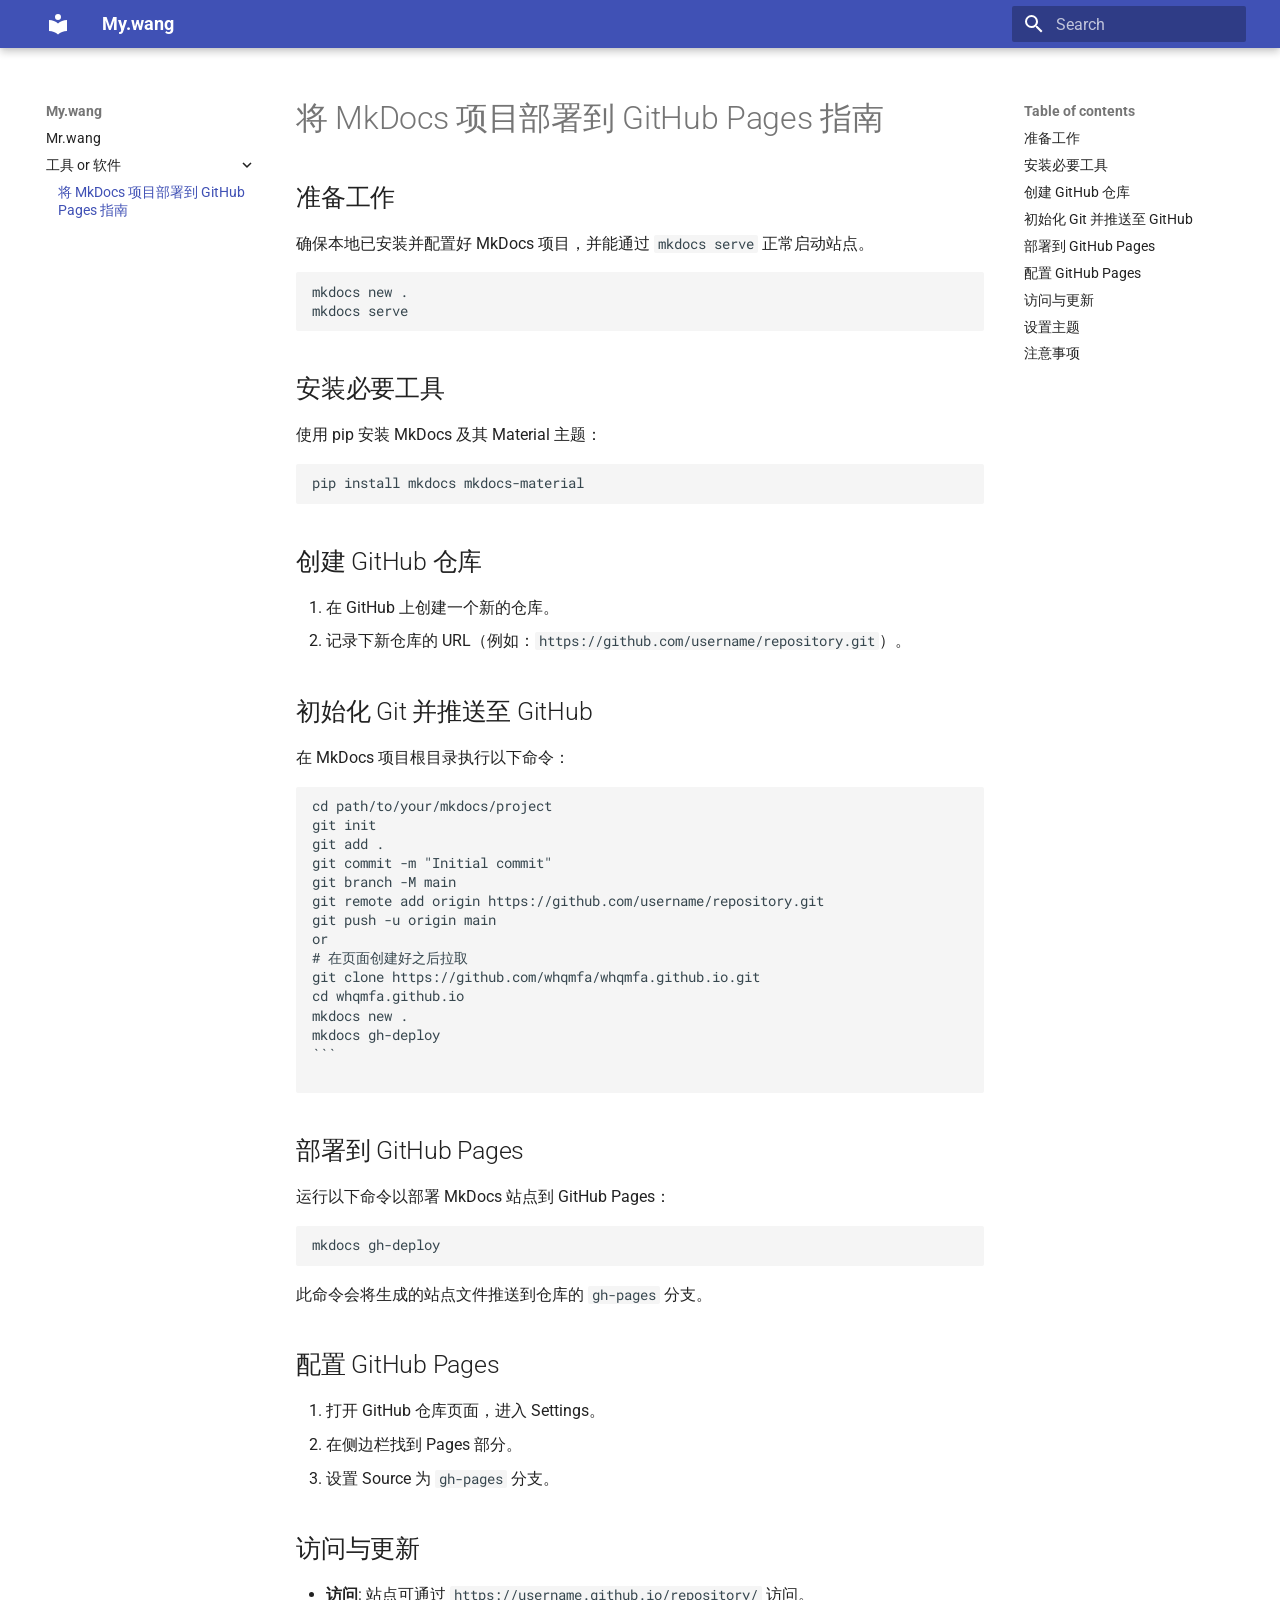
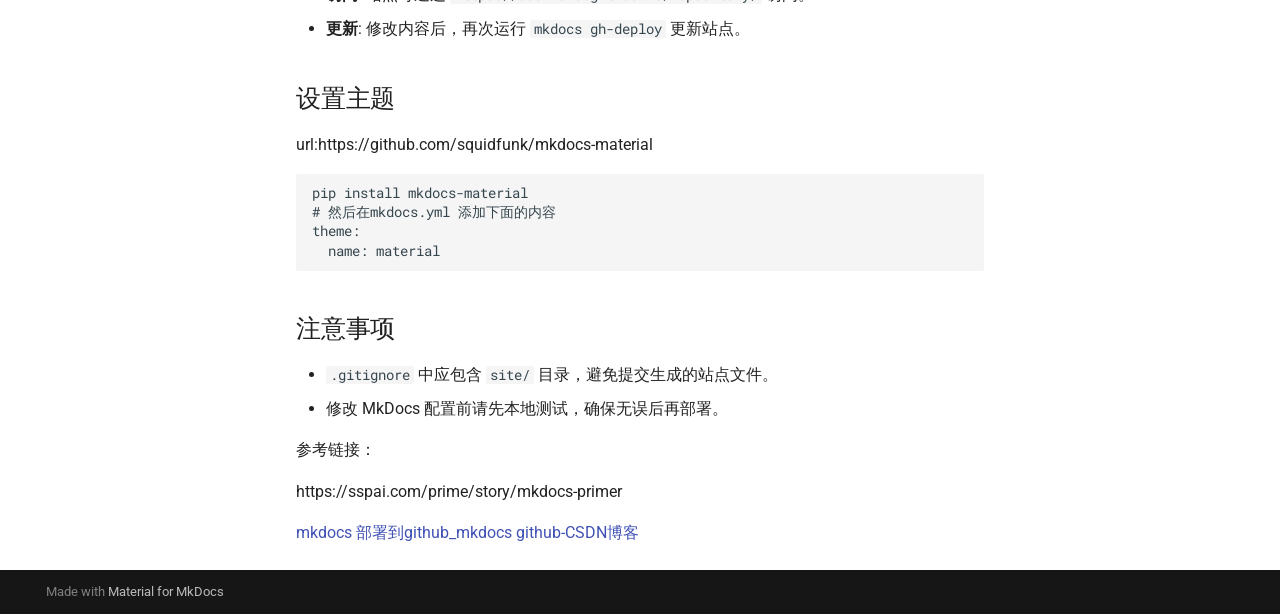
<file: 工具_or_软件/mkdocs 部署到github/index.html>
<!doctype html>
<html lang="en" class="no-js">
  <head>
    
      <meta charset="utf-8">
      <meta name="viewport" content="width=device-width,initial-scale=1">
      
      
      
      
        <link rel="prev" href="../..">
      
      
      
      <link rel="icon" href="../../assets/images/favicon.png">
      <meta name="generator" content="mkdocs-1.6.1, mkdocs-material-9.6.3">
    
    
      
        <title>将 MkDocs 项目部署到 GitHub Pages 指南 - My.wang</title>
      
    
    
      <link rel="stylesheet" href="../../assets/stylesheets/main.d7758b05.min.css">
      
      


    
    
      
    
    
      
        
        
        <link rel="preconnect" href="https://fonts.gstatic.com" crossorigin>
        <link rel="stylesheet" href="https://fonts.googleapis.com/css?family=Roboto:300,300i,400,400i,700,700i%7CRoboto+Mono:400,400i,700,700i&display=fallback">
        <style>:root{--md-text-font:"Roboto";--md-code-font:"Roboto Mono"}</style>
      
    
    
    <script>__md_scope=new URL("../..",location),__md_hash=e=>[...e].reduce(((e,_)=>(e<<5)-e+_.charCodeAt(0)),0),__md_get=(e,_=localStorage,t=__md_scope)=>JSON.parse(_.getItem(t.pathname+"."+e)),__md_set=(e,_,t=localStorage,a=__md_scope)=>{try{t.setItem(a.pathname+"."+e,JSON.stringify(_))}catch(e){}}</script>
    
      

    
    
    
  </head>
  
  
    <body dir="ltr">
  
    
    <input class="md-toggle" data-md-toggle="drawer" type="checkbox" id="__drawer" autocomplete="off">
    <input class="md-toggle" data-md-toggle="search" type="checkbox" id="__search" autocomplete="off">
    <label class="md-overlay" for="__drawer"></label>
    <div data-md-component="skip">
      
        
        <a href="#mkdocs-github-pages" class="md-skip">
          Skip to content
        </a>
      
    </div>
    <div data-md-component="announce">
      
    </div>
    
    
      

  

<header class="md-header md-header--shadow" data-md-component="header">
  <nav class="md-header__inner md-grid" aria-label="Header">
    <a href="../.." title="My.wang" class="md-header__button md-logo" aria-label="My.wang" data-md-component="logo">
      
  
  <svg xmlns="http://www.w3.org/2000/svg" viewBox="0 0 24 24"><path d="M12 8a3 3 0 0 0 3-3 3 3 0 0 0-3-3 3 3 0 0 0-3 3 3 3 0 0 0 3 3m0 3.54C9.64 9.35 6.5 8 3 8v11c3.5 0 6.64 1.35 9 3.54 2.36-2.19 5.5-3.54 9-3.54V8c-3.5 0-6.64 1.35-9 3.54"/></svg>

    </a>
    <label class="md-header__button md-icon" for="__drawer">
      
      <svg xmlns="http://www.w3.org/2000/svg" viewBox="0 0 24 24"><path d="M3 6h18v2H3zm0 5h18v2H3zm0 5h18v2H3z"/></svg>
    </label>
    <div class="md-header__title" data-md-component="header-title">
      <div class="md-header__ellipsis">
        <div class="md-header__topic">
          <span class="md-ellipsis">
            My.wang
          </span>
        </div>
        <div class="md-header__topic" data-md-component="header-topic">
          <span class="md-ellipsis">
            
              将 MkDocs 项目部署到 GitHub Pages 指南
            
          </span>
        </div>
      </div>
    </div>
    
    
      <script>var palette=__md_get("__palette");if(palette&&palette.color){if("(prefers-color-scheme)"===palette.color.media){var media=matchMedia("(prefers-color-scheme: light)"),input=document.querySelector(media.matches?"[data-md-color-media='(prefers-color-scheme: light)']":"[data-md-color-media='(prefers-color-scheme: dark)']");palette.color.media=input.getAttribute("data-md-color-media"),palette.color.scheme=input.getAttribute("data-md-color-scheme"),palette.color.primary=input.getAttribute("data-md-color-primary"),palette.color.accent=input.getAttribute("data-md-color-accent")}for(var[key,value]of Object.entries(palette.color))document.body.setAttribute("data-md-color-"+key,value)}</script>
    
    
    
      <label class="md-header__button md-icon" for="__search">
        
        <svg xmlns="http://www.w3.org/2000/svg" viewBox="0 0 24 24"><path d="M9.5 3A6.5 6.5 0 0 1 16 9.5c0 1.61-.59 3.09-1.56 4.23l.27.27h.79l5 5-1.5 1.5-5-5v-.79l-.27-.27A6.52 6.52 0 0 1 9.5 16 6.5 6.5 0 0 1 3 9.5 6.5 6.5 0 0 1 9.5 3m0 2C7 5 5 7 5 9.5S7 14 9.5 14 14 12 14 9.5 12 5 9.5 5"/></svg>
      </label>
      <div class="md-search" data-md-component="search" role="dialog">
  <label class="md-search__overlay" for="__search"></label>
  <div class="md-search__inner" role="search">
    <form class="md-search__form" name="search">
      <input type="text" class="md-search__input" name="query" aria-label="Search" placeholder="Search" autocapitalize="off" autocorrect="off" autocomplete="off" spellcheck="false" data-md-component="search-query" required>
      <label class="md-search__icon md-icon" for="__search">
        
        <svg xmlns="http://www.w3.org/2000/svg" viewBox="0 0 24 24"><path d="M9.5 3A6.5 6.5 0 0 1 16 9.5c0 1.61-.59 3.09-1.56 4.23l.27.27h.79l5 5-1.5 1.5-5-5v-.79l-.27-.27A6.52 6.52 0 0 1 9.5 16 6.5 6.5 0 0 1 3 9.5 6.5 6.5 0 0 1 9.5 3m0 2C7 5 5 7 5 9.5S7 14 9.5 14 14 12 14 9.5 12 5 9.5 5"/></svg>
        
        <svg xmlns="http://www.w3.org/2000/svg" viewBox="0 0 24 24"><path d="M20 11v2H8l5.5 5.5-1.42 1.42L4.16 12l7.92-7.92L13.5 5.5 8 11z"/></svg>
      </label>
      <nav class="md-search__options" aria-label="Search">
        
        <button type="reset" class="md-search__icon md-icon" title="Clear" aria-label="Clear" tabindex="-1">
          
          <svg xmlns="http://www.w3.org/2000/svg" viewBox="0 0 24 24"><path d="M19 6.41 17.59 5 12 10.59 6.41 5 5 6.41 10.59 12 5 17.59 6.41 19 12 13.41 17.59 19 19 17.59 13.41 12z"/></svg>
        </button>
      </nav>
      
    </form>
    <div class="md-search__output">
      <div class="md-search__scrollwrap" tabindex="0" data-md-scrollfix>
        <div class="md-search-result" data-md-component="search-result">
          <div class="md-search-result__meta">
            Initializing search
          </div>
          <ol class="md-search-result__list" role="presentation"></ol>
        </div>
      </div>
    </div>
  </div>
</div>
    
    
  </nav>
  
</header>
    
    <div class="md-container" data-md-component="container">
      
      
        
          
        
      
      <main class="md-main" data-md-component="main">
        <div class="md-main__inner md-grid">
          
            
              
              <div class="md-sidebar md-sidebar--primary" data-md-component="sidebar" data-md-type="navigation" >
                <div class="md-sidebar__scrollwrap">
                  <div class="md-sidebar__inner">
                    



<nav class="md-nav md-nav--primary" aria-label="Navigation" data-md-level="0">
  <label class="md-nav__title" for="__drawer">
    <a href="../.." title="My.wang" class="md-nav__button md-logo" aria-label="My.wang" data-md-component="logo">
      
  
  <svg xmlns="http://www.w3.org/2000/svg" viewBox="0 0 24 24"><path d="M12 8a3 3 0 0 0 3-3 3 3 0 0 0-3-3 3 3 0 0 0-3 3 3 3 0 0 0 3 3m0 3.54C9.64 9.35 6.5 8 3 8v11c3.5 0 6.64 1.35 9 3.54 2.36-2.19 5.5-3.54 9-3.54V8c-3.5 0-6.64 1.35-9 3.54"/></svg>

    </a>
    My.wang
  </label>
  
  <ul class="md-nav__list" data-md-scrollfix>
    
      
      
  
  
  
  
    <li class="md-nav__item">
      <a href="../.." class="md-nav__link">
        
  
  <span class="md-ellipsis">
    Mr.wang
    
  </span>
  

      </a>
    </li>
  

    
      
      
  
  
    
  
  
  
    
    
    
    
    <li class="md-nav__item md-nav__item--active md-nav__item--nested">
      
        
        
        <input class="md-nav__toggle md-toggle " type="checkbox" id="__nav_2" checked>
        
          
          <label class="md-nav__link" for="__nav_2" id="__nav_2_label" tabindex="0">
            
  
  <span class="md-ellipsis">
    工具 or 软件
    
  </span>
  

            <span class="md-nav__icon md-icon"></span>
          </label>
        
        <nav class="md-nav" data-md-level="1" aria-labelledby="__nav_2_label" aria-expanded="true">
          <label class="md-nav__title" for="__nav_2">
            <span class="md-nav__icon md-icon"></span>
            工具 or 软件
          </label>
          <ul class="md-nav__list" data-md-scrollfix>
            
              
                
  
  
    
  
  
  
    <li class="md-nav__item md-nav__item--active">
      
      <input class="md-nav__toggle md-toggle" type="checkbox" id="__toc">
      
      
        
      
      
        <label class="md-nav__link md-nav__link--active" for="__toc">
          
  
  <span class="md-ellipsis">
    将 MkDocs 项目部署到 GitHub Pages 指南
    
  </span>
  

          <span class="md-nav__icon md-icon"></span>
        </label>
      
      <a href="./" class="md-nav__link md-nav__link--active">
        
  
  <span class="md-ellipsis">
    将 MkDocs 项目部署到 GitHub Pages 指南
    
  </span>
  

      </a>
      
        

<nav class="md-nav md-nav--secondary" aria-label="Table of contents">
  
  
  
    
  
  
    <label class="md-nav__title" for="__toc">
      <span class="md-nav__icon md-icon"></span>
      Table of contents
    </label>
    <ul class="md-nav__list" data-md-component="toc" data-md-scrollfix>
      
        <li class="md-nav__item">
  <a href="#_1" class="md-nav__link">
    <span class="md-ellipsis">
      准备工作
    </span>
  </a>
  
</li>
      
        <li class="md-nav__item">
  <a href="#_2" class="md-nav__link">
    <span class="md-ellipsis">
      安装必要工具
    </span>
  </a>
  
</li>
      
        <li class="md-nav__item">
  <a href="#github" class="md-nav__link">
    <span class="md-ellipsis">
      创建 GitHub 仓库
    </span>
  </a>
  
</li>
      
        <li class="md-nav__item">
  <a href="#git-github" class="md-nav__link">
    <span class="md-ellipsis">
      初始化 Git 并推送至 GitHub
    </span>
  </a>
  
</li>
      
        <li class="md-nav__item">
  <a href="#github-pages" class="md-nav__link">
    <span class="md-ellipsis">
      部署到 GitHub Pages
    </span>
  </a>
  
</li>
      
        <li class="md-nav__item">
  <a href="#github-pages_1" class="md-nav__link">
    <span class="md-ellipsis">
      配置 GitHub Pages
    </span>
  </a>
  
</li>
      
        <li class="md-nav__item">
  <a href="#_3" class="md-nav__link">
    <span class="md-ellipsis">
      访问与更新
    </span>
  </a>
  
</li>
      
        <li class="md-nav__item">
  <a href="#_4" class="md-nav__link">
    <span class="md-ellipsis">
      设置主题
    </span>
  </a>
  
</li>
      
        <li class="md-nav__item">
  <a href="#_5" class="md-nav__link">
    <span class="md-ellipsis">
      注意事项
    </span>
  </a>
  
</li>
      
    </ul>
  
</nav>
      
    </li>
  

              
            
          </ul>
        </nav>
      
    </li>
  

    
  </ul>
</nav>
                  </div>
                </div>
              </div>
            
            
              
              <div class="md-sidebar md-sidebar--secondary" data-md-component="sidebar" data-md-type="toc" >
                <div class="md-sidebar__scrollwrap">
                  <div class="md-sidebar__inner">
                    

<nav class="md-nav md-nav--secondary" aria-label="Table of contents">
  
  
  
    
  
  
    <label class="md-nav__title" for="__toc">
      <span class="md-nav__icon md-icon"></span>
      Table of contents
    </label>
    <ul class="md-nav__list" data-md-component="toc" data-md-scrollfix>
      
        <li class="md-nav__item">
  <a href="#_1" class="md-nav__link">
    <span class="md-ellipsis">
      准备工作
    </span>
  </a>
  
</li>
      
        <li class="md-nav__item">
  <a href="#_2" class="md-nav__link">
    <span class="md-ellipsis">
      安装必要工具
    </span>
  </a>
  
</li>
      
        <li class="md-nav__item">
  <a href="#github" class="md-nav__link">
    <span class="md-ellipsis">
      创建 GitHub 仓库
    </span>
  </a>
  
</li>
      
        <li class="md-nav__item">
  <a href="#git-github" class="md-nav__link">
    <span class="md-ellipsis">
      初始化 Git 并推送至 GitHub
    </span>
  </a>
  
</li>
      
        <li class="md-nav__item">
  <a href="#github-pages" class="md-nav__link">
    <span class="md-ellipsis">
      部署到 GitHub Pages
    </span>
  </a>
  
</li>
      
        <li class="md-nav__item">
  <a href="#github-pages_1" class="md-nav__link">
    <span class="md-ellipsis">
      配置 GitHub Pages
    </span>
  </a>
  
</li>
      
        <li class="md-nav__item">
  <a href="#_3" class="md-nav__link">
    <span class="md-ellipsis">
      访问与更新
    </span>
  </a>
  
</li>
      
        <li class="md-nav__item">
  <a href="#_4" class="md-nav__link">
    <span class="md-ellipsis">
      设置主题
    </span>
  </a>
  
</li>
      
        <li class="md-nav__item">
  <a href="#_5" class="md-nav__link">
    <span class="md-ellipsis">
      注意事项
    </span>
  </a>
  
</li>
      
    </ul>
  
</nav>
                  </div>
                </div>
              </div>
            
          
          
            <div class="md-content" data-md-component="content">
              <article class="md-content__inner md-typeset">
                
                  



<h1 id="mkdocs-github-pages">将 MkDocs 项目部署到 GitHub Pages 指南</h1>
<h2 id="_1">准备工作</h2>
<p>确保本地已安装并配置好 MkDocs 项目，并能通过 <code>mkdocs serve</code> 正常启动站点。</p>
<pre><code>mkdocs new .
mkdocs serve
</code></pre>
<h2 id="_2">安装必要工具</h2>
<p>使用 pip 安装 MkDocs 及其 Material 主题：</p>
<pre><code class="language-bash">pip install mkdocs mkdocs-material
</code></pre>
<h2 id="github">创建 GitHub 仓库</h2>
<ol>
<li>在 GitHub 上创建一个新的仓库。</li>
<li>记录下新仓库的 URL（例如：<code>https://github.com/username/repository.git</code>）。</li>
</ol>
<h2 id="git-github">初始化 Git 并推送至 GitHub</h2>
<p>在 MkDocs 项目根目录执行以下命令：</p>
<pre><code class="language-bash">cd path/to/your/mkdocs/project
git init
git add .
git commit -m &quot;Initial commit&quot;
git branch -M main
git remote add origin https://github.com/username/repository.git
git push -u origin main
or
# 在页面创建好之后拉取
git clone https://github.com/whqmfa/whqmfa.github.io.git
cd whqmfa.github.io
mkdocs new .
mkdocs gh-deploy
​```

</code></pre>
<h2 id="github-pages">部署到 GitHub Pages</h2>
<p>运行以下命令以部署 MkDocs 站点到 GitHub Pages：</p>
<pre><code class="language-bash">mkdocs gh-deploy
</code></pre>
<p>此命令会将生成的站点文件推送到仓库的 <code>gh-pages</code> 分支。</p>
<h2 id="github-pages_1">配置 GitHub Pages</h2>
<ol>
<li>打开 GitHub 仓库页面，进入 Settings。</li>
<li>在侧边栏找到 Pages 部分。</li>
<li>设置 Source 为 <code>gh-pages</code> 分支。</li>
</ol>
<h2 id="_3">访问与更新</h2>
<ul>
<li><strong>访问</strong>: 站点可通过 <code>https://username.github.io/repository/</code> 访问。</li>
<li><strong>更新</strong>: 修改内容后，再次运行 <code>mkdocs gh-deploy</code> 更新站点。</li>
</ul>
<h2 id="_4">设置主题</h2>
<p>url:https://github.com/squidfunk/mkdocs-material</p>
<pre><code>pip install mkdocs-material
# 然后在mkdocs.yml 添加下面的内容
theme:
  name: material
</code></pre>
<h2 id="_5">注意事项</h2>
<ul>
<li><code>.gitignore</code> 中应包含 <code>site/</code> 目录，避免提交生成的站点文件。</li>
<li>修改 MkDocs 配置前请先本地测试，确保无误后再部署。</li>
</ul>
<p>参考链接：</p>
<p>https://sspai.com/prime/story/mkdocs-primer</p>
<p><a href="https://blog.csdn.net/m0_62342492/article/details/140589266#:~:text=要将 mkdocs 站点部署到 GitHub Pages，您可以按照以下步骤操作： 1. 准备项目 确保您已经在本地设置好,mkdocs 和相关的主题或插件，可以使用 pip 进行安装： 3. 创建 GitHub 仓库">mkdocs 部署到github_mkdocs github-CSDN博客</a></p>












                
              </article>
            </div>
          
          
<script>var target=document.getElementById(location.hash.slice(1));target&&target.name&&(target.checked=target.name.startsWith("__tabbed_"))</script>
        </div>
        
      </main>
      
        <footer class="md-footer">
  
  <div class="md-footer-meta md-typeset">
    <div class="md-footer-meta__inner md-grid">
      <div class="md-copyright">
  
  
    Made with
    <a href="https://squidfunk.github.io/mkdocs-material/" target="_blank" rel="noopener">
      Material for MkDocs
    </a>
  
</div>
      
    </div>
  </div>
</footer>
      
    </div>
    <div class="md-dialog" data-md-component="dialog">
      <div class="md-dialog__inner md-typeset"></div>
    </div>
    
    
    <script id="__config" type="application/json">{"base": "../..", "features": [], "search": "../../assets/javascripts/workers/search.f8cc74c7.min.js", "translations": {"clipboard.copied": "Copied to clipboard", "clipboard.copy": "Copy to clipboard", "search.result.more.one": "1 more on this page", "search.result.more.other": "# more on this page", "search.result.none": "No matching documents", "search.result.one": "1 matching document", "search.result.other": "# matching documents", "search.result.placeholder": "Type to start searching", "search.result.term.missing": "Missing", "select.version": "Select version"}}</script>
    
    
      <script src="../../assets/javascripts/bundle.f1b6f286.min.js"></script>
      
    
  </body>
</html>
</file>
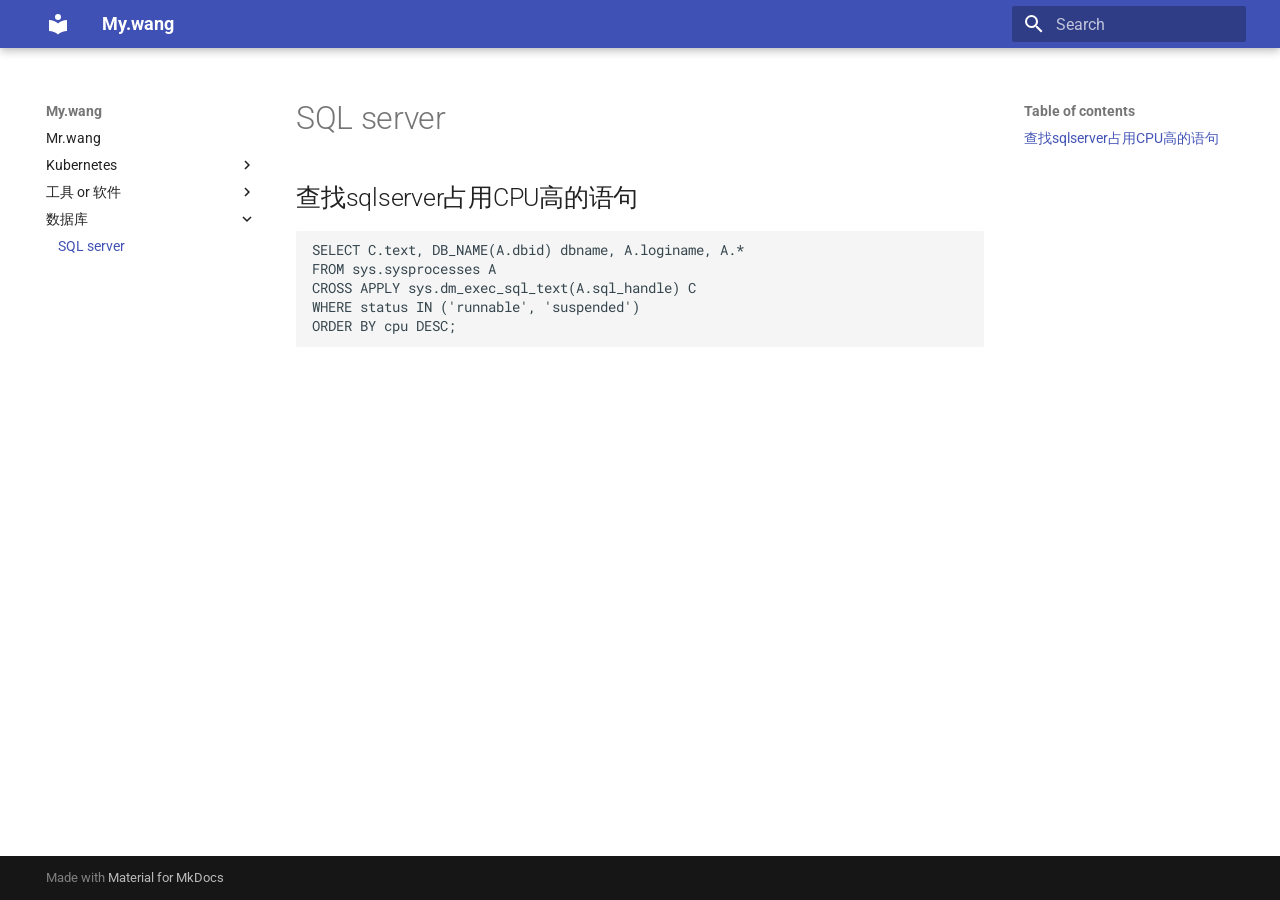
<file: 数据库/sqlserver/index.html>
<!doctype html>
<html lang="en" class="no-js">
  <head>
    
      <meta charset="utf-8">
      <meta name="viewport" content="width=device-width,initial-scale=1">
      
      
      
      
        <link rel="prev" href="../../%E5%B7%A5%E5%85%B7_or_%E8%BD%AF%E4%BB%B6/PuTTY/PuTTY/">
      
      
      
      <link rel="icon" href="../../assets/images/favicon.png">
      <meta name="generator" content="mkdocs-1.6.1, mkdocs-material-9.6.3">
    
    
      
        <title>SQL server - My.wang</title>
      
    
    
      <link rel="stylesheet" href="../../assets/stylesheets/main.d7758b05.min.css">
      
      


    
    
      
    
    
      
        
        
        <link rel="preconnect" href="https://fonts.gstatic.com" crossorigin>
        <link rel="stylesheet" href="https://fonts.googleapis.com/css?family=Roboto:300,300i,400,400i,700,700i%7CRoboto+Mono:400,400i,700,700i&display=fallback">
        <style>:root{--md-text-font:"Roboto";--md-code-font:"Roboto Mono"}</style>
      
    
    
    <script>__md_scope=new URL("../..",location),__md_hash=e=>[...e].reduce(((e,_)=>(e<<5)-e+_.charCodeAt(0)),0),__md_get=(e,_=localStorage,t=__md_scope)=>JSON.parse(_.getItem(t.pathname+"."+e)),__md_set=(e,_,t=localStorage,a=__md_scope)=>{try{t.setItem(a.pathname+"."+e,JSON.stringify(_))}catch(e){}}</script>
    
      

    
    
    
  </head>
  
  
    <body dir="ltr">
  
    
    <input class="md-toggle" data-md-toggle="drawer" type="checkbox" id="__drawer" autocomplete="off">
    <input class="md-toggle" data-md-toggle="search" type="checkbox" id="__search" autocomplete="off">
    <label class="md-overlay" for="__drawer"></label>
    <div data-md-component="skip">
      
        
        <a href="#sql-server" class="md-skip">
          Skip to content
        </a>
      
    </div>
    <div data-md-component="announce">
      
    </div>
    
    
      

  

<header class="md-header md-header--shadow" data-md-component="header">
  <nav class="md-header__inner md-grid" aria-label="Header">
    <a href="../.." title="My.wang" class="md-header__button md-logo" aria-label="My.wang" data-md-component="logo">
      
  
  <svg xmlns="http://www.w3.org/2000/svg" viewBox="0 0 24 24"><path d="M12 8a3 3 0 0 0 3-3 3 3 0 0 0-3-3 3 3 0 0 0-3 3 3 3 0 0 0 3 3m0 3.54C9.64 9.35 6.5 8 3 8v11c3.5 0 6.64 1.35 9 3.54 2.36-2.19 5.5-3.54 9-3.54V8c-3.5 0-6.64 1.35-9 3.54"/></svg>

    </a>
    <label class="md-header__button md-icon" for="__drawer">
      
      <svg xmlns="http://www.w3.org/2000/svg" viewBox="0 0 24 24"><path d="M3 6h18v2H3zm0 5h18v2H3zm0 5h18v2H3z"/></svg>
    </label>
    <div class="md-header__title" data-md-component="header-title">
      <div class="md-header__ellipsis">
        <div class="md-header__topic">
          <span class="md-ellipsis">
            My.wang
          </span>
        </div>
        <div class="md-header__topic" data-md-component="header-topic">
          <span class="md-ellipsis">
            
              SQL server
            
          </span>
        </div>
      </div>
    </div>
    
    
      <script>var palette=__md_get("__palette");if(palette&&palette.color){if("(prefers-color-scheme)"===palette.color.media){var media=matchMedia("(prefers-color-scheme: light)"),input=document.querySelector(media.matches?"[data-md-color-media='(prefers-color-scheme: light)']":"[data-md-color-media='(prefers-color-scheme: dark)']");palette.color.media=input.getAttribute("data-md-color-media"),palette.color.scheme=input.getAttribute("data-md-color-scheme"),palette.color.primary=input.getAttribute("data-md-color-primary"),palette.color.accent=input.getAttribute("data-md-color-accent")}for(var[key,value]of Object.entries(palette.color))document.body.setAttribute("data-md-color-"+key,value)}</script>
    
    
    
      <label class="md-header__button md-icon" for="__search">
        
        <svg xmlns="http://www.w3.org/2000/svg" viewBox="0 0 24 24"><path d="M9.5 3A6.5 6.5 0 0 1 16 9.5c0 1.61-.59 3.09-1.56 4.23l.27.27h.79l5 5-1.5 1.5-5-5v-.79l-.27-.27A6.52 6.52 0 0 1 9.5 16 6.5 6.5 0 0 1 3 9.5 6.5 6.5 0 0 1 9.5 3m0 2C7 5 5 7 5 9.5S7 14 9.5 14 14 12 14 9.5 12 5 9.5 5"/></svg>
      </label>
      <div class="md-search" data-md-component="search" role="dialog">
  <label class="md-search__overlay" for="__search"></label>
  <div class="md-search__inner" role="search">
    <form class="md-search__form" name="search">
      <input type="text" class="md-search__input" name="query" aria-label="Search" placeholder="Search" autocapitalize="off" autocorrect="off" autocomplete="off" spellcheck="false" data-md-component="search-query" required>
      <label class="md-search__icon md-icon" for="__search">
        
        <svg xmlns="http://www.w3.org/2000/svg" viewBox="0 0 24 24"><path d="M9.5 3A6.5 6.5 0 0 1 16 9.5c0 1.61-.59 3.09-1.56 4.23l.27.27h.79l5 5-1.5 1.5-5-5v-.79l-.27-.27A6.52 6.52 0 0 1 9.5 16 6.5 6.5 0 0 1 3 9.5 6.5 6.5 0 0 1 9.5 3m0 2C7 5 5 7 5 9.5S7 14 9.5 14 14 12 14 9.5 12 5 9.5 5"/></svg>
        
        <svg xmlns="http://www.w3.org/2000/svg" viewBox="0 0 24 24"><path d="M20 11v2H8l5.5 5.5-1.42 1.42L4.16 12l7.92-7.92L13.5 5.5 8 11z"/></svg>
      </label>
      <nav class="md-search__options" aria-label="Search">
        
        <button type="reset" class="md-search__icon md-icon" title="Clear" aria-label="Clear" tabindex="-1">
          
          <svg xmlns="http://www.w3.org/2000/svg" viewBox="0 0 24 24"><path d="M19 6.41 17.59 5 12 10.59 6.41 5 5 6.41 10.59 12 5 17.59 6.41 19 12 13.41 17.59 19 19 17.59 13.41 12z"/></svg>
        </button>
      </nav>
      
    </form>
    <div class="md-search__output">
      <div class="md-search__scrollwrap" tabindex="0" data-md-scrollfix>
        <div class="md-search-result" data-md-component="search-result">
          <div class="md-search-result__meta">
            Initializing search
          </div>
          <ol class="md-search-result__list" role="presentation"></ol>
        </div>
      </div>
    </div>
  </div>
</div>
    
    
  </nav>
  
</header>
    
    <div class="md-container" data-md-component="container">
      
      
        
          
        
      
      <main class="md-main" data-md-component="main">
        <div class="md-main__inner md-grid">
          
            
              
              <div class="md-sidebar md-sidebar--primary" data-md-component="sidebar" data-md-type="navigation" >
                <div class="md-sidebar__scrollwrap">
                  <div class="md-sidebar__inner">
                    



<nav class="md-nav md-nav--primary" aria-label="Navigation" data-md-level="0">
  <label class="md-nav__title" for="__drawer">
    <a href="../.." title="My.wang" class="md-nav__button md-logo" aria-label="My.wang" data-md-component="logo">
      
  
  <svg xmlns="http://www.w3.org/2000/svg" viewBox="0 0 24 24"><path d="M12 8a3 3 0 0 0 3-3 3 3 0 0 0-3-3 3 3 0 0 0-3 3 3 3 0 0 0 3 3m0 3.54C9.64 9.35 6.5 8 3 8v11c3.5 0 6.64 1.35 9 3.54 2.36-2.19 5.5-3.54 9-3.54V8c-3.5 0-6.64 1.35-9 3.54"/></svg>

    </a>
    My.wang
  </label>
  
  <ul class="md-nav__list" data-md-scrollfix>
    
      
      
  
  
  
  
    <li class="md-nav__item">
      <a href="../.." class="md-nav__link">
        
  
  <span class="md-ellipsis">
    Mr.wang
    
  </span>
  

      </a>
    </li>
  

    
      
      
  
  
  
  
    
    
    
    
    <li class="md-nav__item md-nav__item--nested">
      
        
        
        <input class="md-nav__toggle md-toggle " type="checkbox" id="__nav_2" >
        
          
          <label class="md-nav__link" for="__nav_2" id="__nav_2_label" tabindex="0">
            
  
  <span class="md-ellipsis">
    Kubernetes
    
  </span>
  

            <span class="md-nav__icon md-icon"></span>
          </label>
        
        <nav class="md-nav" data-md-level="1" aria-labelledby="__nav_2_label" aria-expanded="false">
          <label class="md-nav__title" for="__nav_2">
            <span class="md-nav__icon md-icon"></span>
            Kubernetes
          </label>
          <ul class="md-nav__list" data-md-scrollfix>
            
              
                
  
  
  
  
    <li class="md-nav__item">
      <a href="../../kubernetes/kubernetes/" class="md-nav__link">
        
  
  <span class="md-ellipsis">
    Kubernetes
    
  </span>
  

      </a>
    </li>
  

              
            
          </ul>
        </nav>
      
    </li>
  

    
      
      
  
  
  
  
    
    
    
    
    <li class="md-nav__item md-nav__item--nested">
      
        
        
        <input class="md-nav__toggle md-toggle " type="checkbox" id="__nav_3" >
        
          
          <label class="md-nav__link" for="__nav_3" id="__nav_3_label" tabindex="0">
            
  
  <span class="md-ellipsis">
    工具 or 软件
    
  </span>
  

            <span class="md-nav__icon md-icon"></span>
          </label>
        
        <nav class="md-nav" data-md-level="1" aria-labelledby="__nav_3_label" aria-expanded="false">
          <label class="md-nav__title" for="__nav_3">
            <span class="md-nav__icon md-icon"></span>
            工具 or 软件
          </label>
          <ul class="md-nav__list" data-md-scrollfix>
            
              
                
  
  
  
  
    
    
    
    
    <li class="md-nav__item md-nav__item--nested">
      
        
        
        <input class="md-nav__toggle md-toggle " type="checkbox" id="__nav_3_1" >
        
          
          <label class="md-nav__link" for="__nav_3_1" id="__nav_3_1_label" tabindex="0">
            
  
  <span class="md-ellipsis">
    MkDocs
    
  </span>
  

            <span class="md-nav__icon md-icon"></span>
          </label>
        
        <nav class="md-nav" data-md-level="2" aria-labelledby="__nav_3_1_label" aria-expanded="false">
          <label class="md-nav__title" for="__nav_3_1">
            <span class="md-nav__icon md-icon"></span>
            MkDocs
          </label>
          <ul class="md-nav__list" data-md-scrollfix>
            
              
                
  
  
  
  
    <li class="md-nav__item">
      <a href="../../%E5%B7%A5%E5%85%B7_or_%E8%BD%AF%E4%BB%B6/MkDocs/MkDocs%20%E9%83%A8%E7%BD%B2%E5%88%B0github/" class="md-nav__link">
        
  
  <span class="md-ellipsis">
    将 MkDocs 项目部署到 GitHub Pages 指南
    
  </span>
  

      </a>
    </li>
  

              
            
              
                
  
  
  
  
    <li class="md-nav__item">
      <a href="../../%E5%B7%A5%E5%85%B7_or_%E8%BD%AF%E4%BB%B6/MkDocs/MkDocs--%E5%BE%AE%E9%87%8F%E7%BA%A7%E7%9A%84/" class="md-nav__link">
        
  
  <span class="md-ellipsis">
    MkDocs--微量级的
    
  </span>
  

      </a>
    </li>
  

              
            
          </ul>
        </nav>
      
    </li>
  

              
            
              
                
  
  
  
  
    
    
    
    
    <li class="md-nav__item md-nav__item--nested">
      
        
        
        <input class="md-nav__toggle md-toggle " type="checkbox" id="__nav_3_2" >
        
          
          <label class="md-nav__link" for="__nav_3_2" id="__nav_3_2_label" tabindex="0">
            
  
  <span class="md-ellipsis">
    PuTTY
    
  </span>
  

            <span class="md-nav__icon md-icon"></span>
          </label>
        
        <nav class="md-nav" data-md-level="2" aria-labelledby="__nav_3_2_label" aria-expanded="false">
          <label class="md-nav__title" for="__nav_3_2">
            <span class="md-nav__icon md-icon"></span>
            PuTTY
          </label>
          <ul class="md-nav__list" data-md-scrollfix>
            
              
                
  
  
  
  
    <li class="md-nav__item">
      <a href="../../%E5%B7%A5%E5%85%B7_or_%E8%BD%AF%E4%BB%B6/PuTTY/PuTTY/" class="md-nav__link">
        
  
  <span class="md-ellipsis">
    PuTTY
    
  </span>
  

      </a>
    </li>
  

              
            
          </ul>
        </nav>
      
    </li>
  

              
            
          </ul>
        </nav>
      
    </li>
  

    
      
      
  
  
    
  
  
  
    
    
    
    
    <li class="md-nav__item md-nav__item--active md-nav__item--nested">
      
        
        
        <input class="md-nav__toggle md-toggle " type="checkbox" id="__nav_4" checked>
        
          
          <label class="md-nav__link" for="__nav_4" id="__nav_4_label" tabindex="0">
            
  
  <span class="md-ellipsis">
    数据库
    
  </span>
  

            <span class="md-nav__icon md-icon"></span>
          </label>
        
        <nav class="md-nav" data-md-level="1" aria-labelledby="__nav_4_label" aria-expanded="true">
          <label class="md-nav__title" for="__nav_4">
            <span class="md-nav__icon md-icon"></span>
            数据库
          </label>
          <ul class="md-nav__list" data-md-scrollfix>
            
              
                
  
  
    
  
  
  
    <li class="md-nav__item md-nav__item--active">
      
      <input class="md-nav__toggle md-toggle" type="checkbox" id="__toc">
      
      
        
      
      
        <label class="md-nav__link md-nav__link--active" for="__toc">
          
  
  <span class="md-ellipsis">
    SQL server
    
  </span>
  

          <span class="md-nav__icon md-icon"></span>
        </label>
      
      <a href="./" class="md-nav__link md-nav__link--active">
        
  
  <span class="md-ellipsis">
    SQL server
    
  </span>
  

      </a>
      
        

<nav class="md-nav md-nav--secondary" aria-label="Table of contents">
  
  
  
    
  
  
    <label class="md-nav__title" for="__toc">
      <span class="md-nav__icon md-icon"></span>
      Table of contents
    </label>
    <ul class="md-nav__list" data-md-component="toc" data-md-scrollfix>
      
        <li class="md-nav__item">
  <a href="#sqlservercpu" class="md-nav__link">
    <span class="md-ellipsis">
      查找sqlserver占用CPU高的语句
    </span>
  </a>
  
</li>
      
    </ul>
  
</nav>
      
    </li>
  

              
            
          </ul>
        </nav>
      
    </li>
  

    
  </ul>
</nav>
                  </div>
                </div>
              </div>
            
            
              
              <div class="md-sidebar md-sidebar--secondary" data-md-component="sidebar" data-md-type="toc" >
                <div class="md-sidebar__scrollwrap">
                  <div class="md-sidebar__inner">
                    

<nav class="md-nav md-nav--secondary" aria-label="Table of contents">
  
  
  
    
  
  
    <label class="md-nav__title" for="__toc">
      <span class="md-nav__icon md-icon"></span>
      Table of contents
    </label>
    <ul class="md-nav__list" data-md-component="toc" data-md-scrollfix>
      
        <li class="md-nav__item">
  <a href="#sqlservercpu" class="md-nav__link">
    <span class="md-ellipsis">
      查找sqlserver占用CPU高的语句
    </span>
  </a>
  
</li>
      
    </ul>
  
</nav>
                  </div>
                </div>
              </div>
            
          
          
            <div class="md-content" data-md-component="content">
              <article class="md-content__inner md-typeset">
                
                  



<h1 id="sql-server">SQL server</h1>
<h2 id="sqlservercpu">查找sqlserver占用CPU高的语句</h2>
<pre><code class="language-sql">SELECT C.text, DB_NAME(A.dbid) dbname, A.loginame, A.*
FROM sys.sysprocesses A
CROSS APPLY sys.dm_exec_sql_text(A.sql_handle) C
WHERE status IN ('runnable', 'suspended')
ORDER BY cpu DESC;
</code></pre>












                
              </article>
            </div>
          
          
<script>var target=document.getElementById(location.hash.slice(1));target&&target.name&&(target.checked=target.name.startsWith("__tabbed_"))</script>
        </div>
        
      </main>
      
        <footer class="md-footer">
  
  <div class="md-footer-meta md-typeset">
    <div class="md-footer-meta__inner md-grid">
      <div class="md-copyright">
  
  
    Made with
    <a href="https://squidfunk.github.io/mkdocs-material/" target="_blank" rel="noopener">
      Material for MkDocs
    </a>
  
</div>
      
    </div>
  </div>
</footer>
      
    </div>
    <div class="md-dialog" data-md-component="dialog">
      <div class="md-dialog__inner md-typeset"></div>
    </div>
    
    
    <script id="__config" type="application/json">{"base": "../..", "features": [], "search": "../../assets/javascripts/workers/search.f8cc74c7.min.js", "translations": {"clipboard.copied": "Copied to clipboard", "clipboard.copy": "Copy to clipboard", "search.result.more.one": "1 more on this page", "search.result.more.other": "# more on this page", "search.result.none": "No matching documents", "search.result.one": "1 matching document", "search.result.other": "# matching documents", "search.result.placeholder": "Type to start searching", "search.result.term.missing": "Missing", "select.version": "Select version"}}</script>
    
    
      <script src="../../assets/javascripts/bundle.f1b6f286.min.js"></script>
      
    
  </body>
</html>
</file>
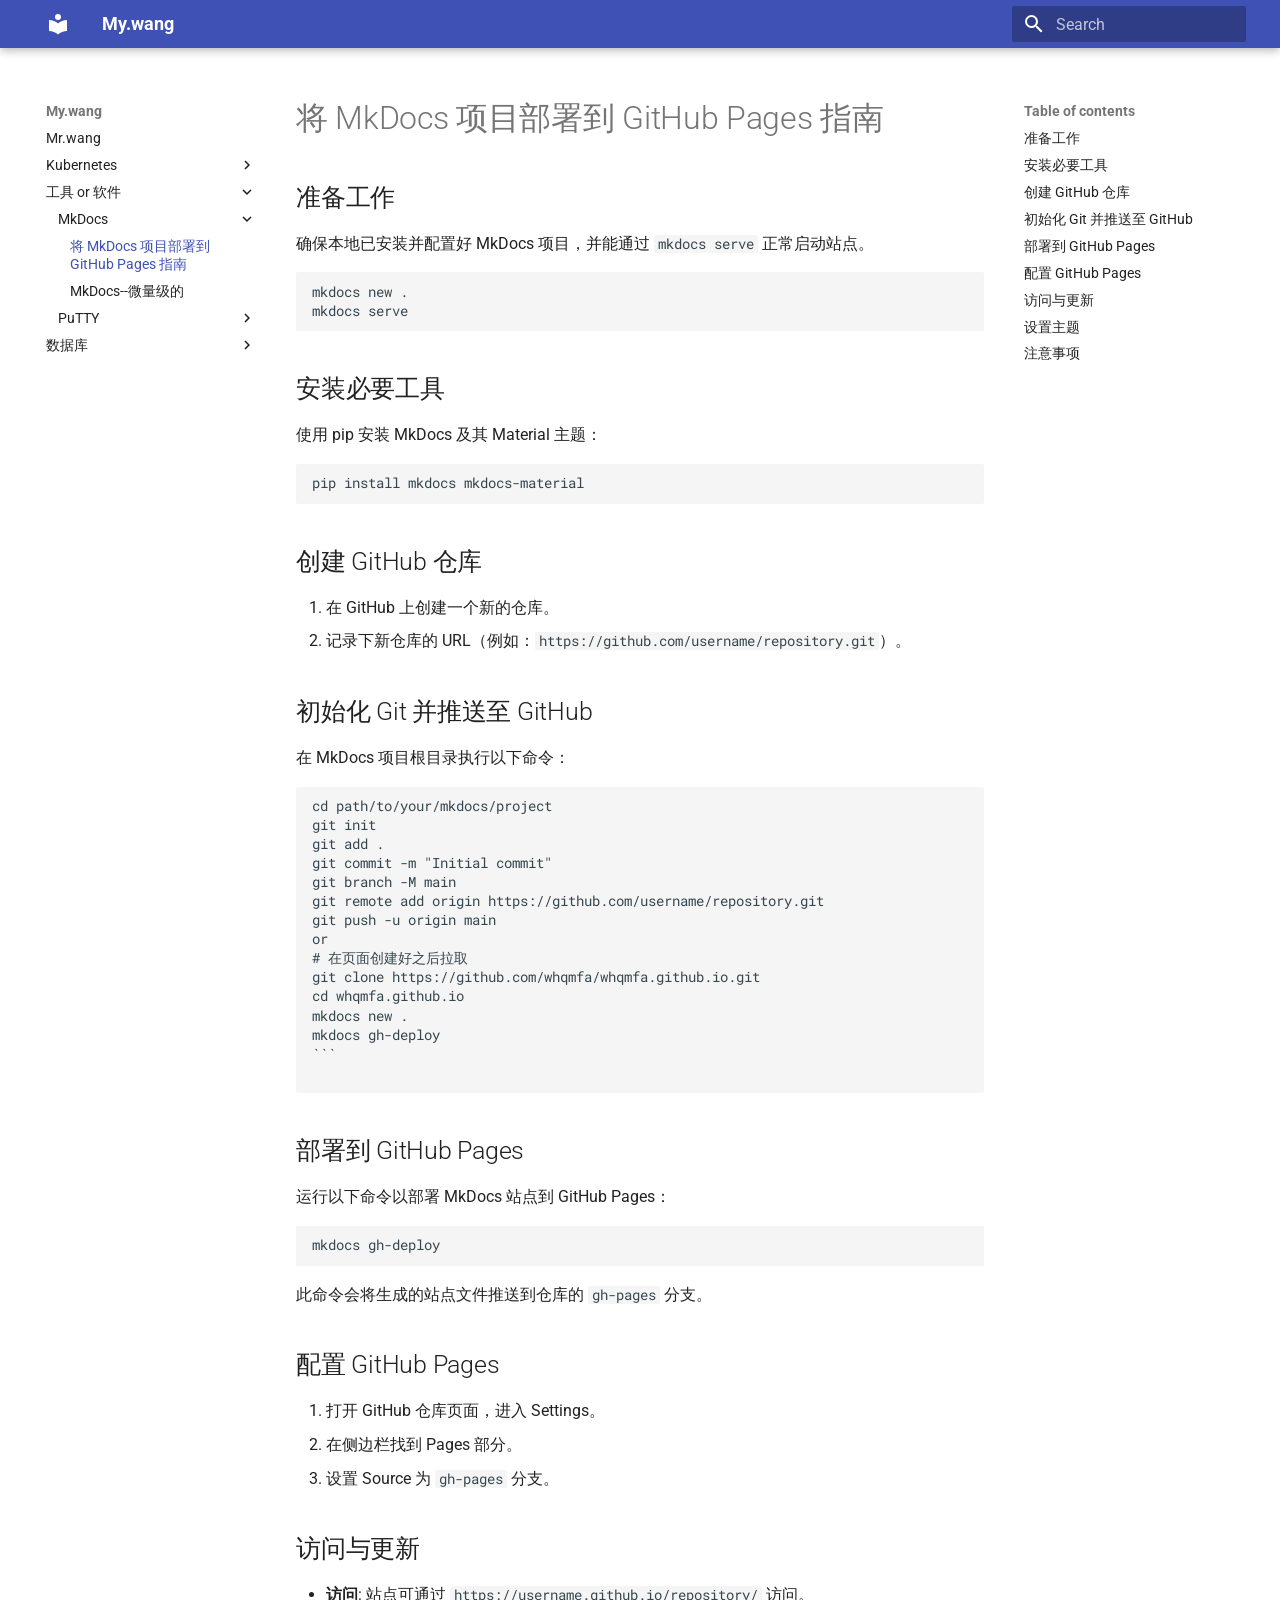
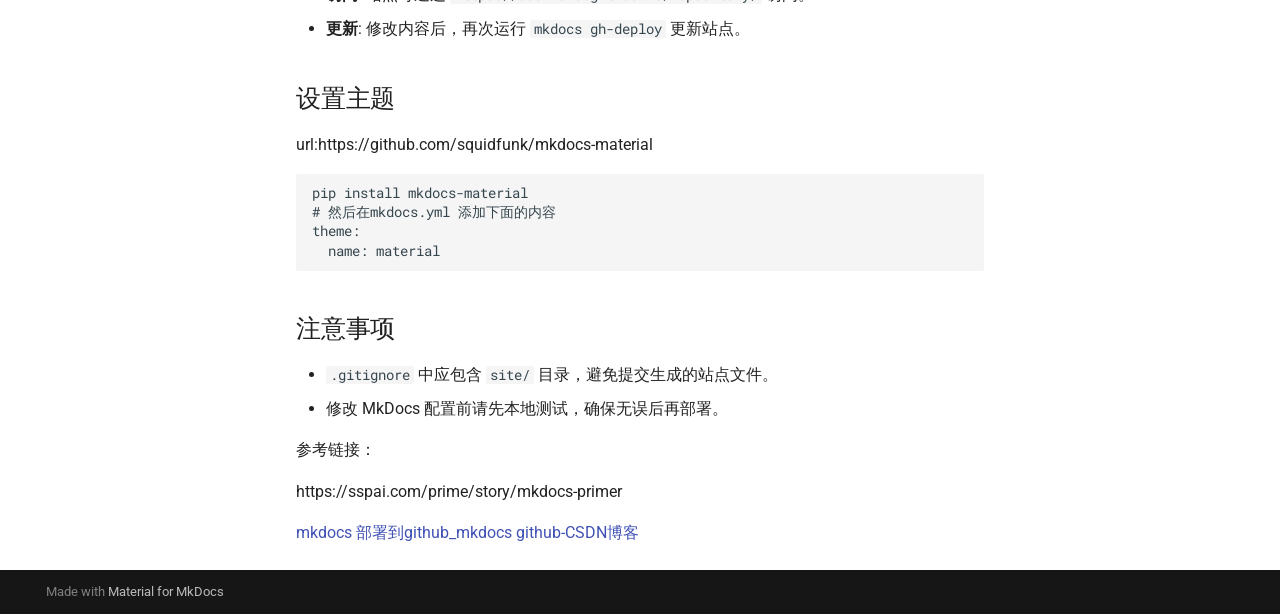
<file: 工具_or_软件/MkDocs/MkDocs 部署到github/index.html>
<!doctype html>
<html lang="en" class="no-js">
  <head>
    
      <meta charset="utf-8">
      <meta name="viewport" content="width=device-width,initial-scale=1">
      
      
      
      
        <link rel="prev" href="../../../kubernetes/kubernetes/">
      
      
        <link rel="next" href="../MkDocs--%E5%BE%AE%E9%87%8F%E7%BA%A7%E7%9A%84/">
      
      
      <link rel="icon" href="../../../assets/images/favicon.png">
      <meta name="generator" content="mkdocs-1.6.1, mkdocs-material-9.6.3">
    
    
      
        <title>将 MkDocs 项目部署到 GitHub Pages 指南 - My.wang</title>
      
    
    
      <link rel="stylesheet" href="../../../assets/stylesheets/main.d7758b05.min.css">
      
      


    
    
      
    
    
      
        
        
        <link rel="preconnect" href="https://fonts.gstatic.com" crossorigin>
        <link rel="stylesheet" href="https://fonts.googleapis.com/css?family=Roboto:300,300i,400,400i,700,700i%7CRoboto+Mono:400,400i,700,700i&display=fallback">
        <style>:root{--md-text-font:"Roboto";--md-code-font:"Roboto Mono"}</style>
      
    
    
    <script>__md_scope=new URL("../../..",location),__md_hash=e=>[...e].reduce(((e,_)=>(e<<5)-e+_.charCodeAt(0)),0),__md_get=(e,_=localStorage,t=__md_scope)=>JSON.parse(_.getItem(t.pathname+"."+e)),__md_set=(e,_,t=localStorage,a=__md_scope)=>{try{t.setItem(a.pathname+"."+e,JSON.stringify(_))}catch(e){}}</script>
    
      

    
    
    
  </head>
  
  
    <body dir="ltr">
  
    
    <input class="md-toggle" data-md-toggle="drawer" type="checkbox" id="__drawer" autocomplete="off">
    <input class="md-toggle" data-md-toggle="search" type="checkbox" id="__search" autocomplete="off">
    <label class="md-overlay" for="__drawer"></label>
    <div data-md-component="skip">
      
        
        <a href="#mkdocs-github-pages" class="md-skip">
          Skip to content
        </a>
      
    </div>
    <div data-md-component="announce">
      
    </div>
    
    
      

  

<header class="md-header md-header--shadow" data-md-component="header">
  <nav class="md-header__inner md-grid" aria-label="Header">
    <a href="../../.." title="My.wang" class="md-header__button md-logo" aria-label="My.wang" data-md-component="logo">
      
  
  <svg xmlns="http://www.w3.org/2000/svg" viewBox="0 0 24 24"><path d="M12 8a3 3 0 0 0 3-3 3 3 0 0 0-3-3 3 3 0 0 0-3 3 3 3 0 0 0 3 3m0 3.54C9.64 9.35 6.5 8 3 8v11c3.5 0 6.64 1.35 9 3.54 2.36-2.19 5.5-3.54 9-3.54V8c-3.5 0-6.64 1.35-9 3.54"/></svg>

    </a>
    <label class="md-header__button md-icon" for="__drawer">
      
      <svg xmlns="http://www.w3.org/2000/svg" viewBox="0 0 24 24"><path d="M3 6h18v2H3zm0 5h18v2H3zm0 5h18v2H3z"/></svg>
    </label>
    <div class="md-header__title" data-md-component="header-title">
      <div class="md-header__ellipsis">
        <div class="md-header__topic">
          <span class="md-ellipsis">
            My.wang
          </span>
        </div>
        <div class="md-header__topic" data-md-component="header-topic">
          <span class="md-ellipsis">
            
              将 MkDocs 项目部署到 GitHub Pages 指南
            
          </span>
        </div>
      </div>
    </div>
    
    
      <script>var palette=__md_get("__palette");if(palette&&palette.color){if("(prefers-color-scheme)"===palette.color.media){var media=matchMedia("(prefers-color-scheme: light)"),input=document.querySelector(media.matches?"[data-md-color-media='(prefers-color-scheme: light)']":"[data-md-color-media='(prefers-color-scheme: dark)']");palette.color.media=input.getAttribute("data-md-color-media"),palette.color.scheme=input.getAttribute("data-md-color-scheme"),palette.color.primary=input.getAttribute("data-md-color-primary"),palette.color.accent=input.getAttribute("data-md-color-accent")}for(var[key,value]of Object.entries(palette.color))document.body.setAttribute("data-md-color-"+key,value)}</script>
    
    
    
      <label class="md-header__button md-icon" for="__search">
        
        <svg xmlns="http://www.w3.org/2000/svg" viewBox="0 0 24 24"><path d="M9.5 3A6.5 6.5 0 0 1 16 9.5c0 1.61-.59 3.09-1.56 4.23l.27.27h.79l5 5-1.5 1.5-5-5v-.79l-.27-.27A6.52 6.52 0 0 1 9.5 16 6.5 6.5 0 0 1 3 9.5 6.5 6.5 0 0 1 9.5 3m0 2C7 5 5 7 5 9.5S7 14 9.5 14 14 12 14 9.5 12 5 9.5 5"/></svg>
      </label>
      <div class="md-search" data-md-component="search" role="dialog">
  <label class="md-search__overlay" for="__search"></label>
  <div class="md-search__inner" role="search">
    <form class="md-search__form" name="search">
      <input type="text" class="md-search__input" name="query" aria-label="Search" placeholder="Search" autocapitalize="off" autocorrect="off" autocomplete="off" spellcheck="false" data-md-component="search-query" required>
      <label class="md-search__icon md-icon" for="__search">
        
        <svg xmlns="http://www.w3.org/2000/svg" viewBox="0 0 24 24"><path d="M9.5 3A6.5 6.5 0 0 1 16 9.5c0 1.61-.59 3.09-1.56 4.23l.27.27h.79l5 5-1.5 1.5-5-5v-.79l-.27-.27A6.52 6.52 0 0 1 9.5 16 6.5 6.5 0 0 1 3 9.5 6.5 6.5 0 0 1 9.5 3m0 2C7 5 5 7 5 9.5S7 14 9.5 14 14 12 14 9.5 12 5 9.5 5"/></svg>
        
        <svg xmlns="http://www.w3.org/2000/svg" viewBox="0 0 24 24"><path d="M20 11v2H8l5.5 5.5-1.42 1.42L4.16 12l7.92-7.92L13.5 5.5 8 11z"/></svg>
      </label>
      <nav class="md-search__options" aria-label="Search">
        
        <button type="reset" class="md-search__icon md-icon" title="Clear" aria-label="Clear" tabindex="-1">
          
          <svg xmlns="http://www.w3.org/2000/svg" viewBox="0 0 24 24"><path d="M19 6.41 17.59 5 12 10.59 6.41 5 5 6.41 10.59 12 5 17.59 6.41 19 12 13.41 17.59 19 19 17.59 13.41 12z"/></svg>
        </button>
      </nav>
      
    </form>
    <div class="md-search__output">
      <div class="md-search__scrollwrap" tabindex="0" data-md-scrollfix>
        <div class="md-search-result" data-md-component="search-result">
          <div class="md-search-result__meta">
            Initializing search
          </div>
          <ol class="md-search-result__list" role="presentation"></ol>
        </div>
      </div>
    </div>
  </div>
</div>
    
    
  </nav>
  
</header>
    
    <div class="md-container" data-md-component="container">
      
      
        
          
        
      
      <main class="md-main" data-md-component="main">
        <div class="md-main__inner md-grid">
          
            
              
              <div class="md-sidebar md-sidebar--primary" data-md-component="sidebar" data-md-type="navigation" >
                <div class="md-sidebar__scrollwrap">
                  <div class="md-sidebar__inner">
                    



<nav class="md-nav md-nav--primary" aria-label="Navigation" data-md-level="0">
  <label class="md-nav__title" for="__drawer">
    <a href="../../.." title="My.wang" class="md-nav__button md-logo" aria-label="My.wang" data-md-component="logo">
      
  
  <svg xmlns="http://www.w3.org/2000/svg" viewBox="0 0 24 24"><path d="M12 8a3 3 0 0 0 3-3 3 3 0 0 0-3-3 3 3 0 0 0-3 3 3 3 0 0 0 3 3m0 3.54C9.64 9.35 6.5 8 3 8v11c3.5 0 6.64 1.35 9 3.54 2.36-2.19 5.5-3.54 9-3.54V8c-3.5 0-6.64 1.35-9 3.54"/></svg>

    </a>
    My.wang
  </label>
  
  <ul class="md-nav__list" data-md-scrollfix>
    
      
      
  
  
  
  
    <li class="md-nav__item">
      <a href="../../.." class="md-nav__link">
        
  
  <span class="md-ellipsis">
    Mr.wang
    
  </span>
  

      </a>
    </li>
  

    
      
      
  
  
  
  
    
    
    
    
    <li class="md-nav__item md-nav__item--nested">
      
        
        
        <input class="md-nav__toggle md-toggle " type="checkbox" id="__nav_2" >
        
          
          <label class="md-nav__link" for="__nav_2" id="__nav_2_label" tabindex="0">
            
  
  <span class="md-ellipsis">
    Kubernetes
    
  </span>
  

            <span class="md-nav__icon md-icon"></span>
          </label>
        
        <nav class="md-nav" data-md-level="1" aria-labelledby="__nav_2_label" aria-expanded="false">
          <label class="md-nav__title" for="__nav_2">
            <span class="md-nav__icon md-icon"></span>
            Kubernetes
          </label>
          <ul class="md-nav__list" data-md-scrollfix>
            
              
                
  
  
  
  
    <li class="md-nav__item">
      <a href="../../../kubernetes/kubernetes/" class="md-nav__link">
        
  
  <span class="md-ellipsis">
    Kubernetes
    
  </span>
  

      </a>
    </li>
  

              
            
          </ul>
        </nav>
      
    </li>
  

    
      
      
  
  
    
  
  
  
    
    
    
    
    <li class="md-nav__item md-nav__item--active md-nav__item--nested">
      
        
        
        <input class="md-nav__toggle md-toggle " type="checkbox" id="__nav_3" checked>
        
          
          <label class="md-nav__link" for="__nav_3" id="__nav_3_label" tabindex="0">
            
  
  <span class="md-ellipsis">
    工具 or 软件
    
  </span>
  

            <span class="md-nav__icon md-icon"></span>
          </label>
        
        <nav class="md-nav" data-md-level="1" aria-labelledby="__nav_3_label" aria-expanded="true">
          <label class="md-nav__title" for="__nav_3">
            <span class="md-nav__icon md-icon"></span>
            工具 or 软件
          </label>
          <ul class="md-nav__list" data-md-scrollfix>
            
              
                
  
  
    
  
  
  
    
    
    
    
    <li class="md-nav__item md-nav__item--active md-nav__item--nested">
      
        
        
        <input class="md-nav__toggle md-toggle " type="checkbox" id="__nav_3_1" checked>
        
          
          <label class="md-nav__link" for="__nav_3_1" id="__nav_3_1_label" tabindex="0">
            
  
  <span class="md-ellipsis">
    MkDocs
    
  </span>
  

            <span class="md-nav__icon md-icon"></span>
          </label>
        
        <nav class="md-nav" data-md-level="2" aria-labelledby="__nav_3_1_label" aria-expanded="true">
          <label class="md-nav__title" for="__nav_3_1">
            <span class="md-nav__icon md-icon"></span>
            MkDocs
          </label>
          <ul class="md-nav__list" data-md-scrollfix>
            
              
                
  
  
    
  
  
  
    <li class="md-nav__item md-nav__item--active">
      
      <input class="md-nav__toggle md-toggle" type="checkbox" id="__toc">
      
      
        
      
      
        <label class="md-nav__link md-nav__link--active" for="__toc">
          
  
  <span class="md-ellipsis">
    将 MkDocs 项目部署到 GitHub Pages 指南
    
  </span>
  

          <span class="md-nav__icon md-icon"></span>
        </label>
      
      <a href="./" class="md-nav__link md-nav__link--active">
        
  
  <span class="md-ellipsis">
    将 MkDocs 项目部署到 GitHub Pages 指南
    
  </span>
  

      </a>
      
        

<nav class="md-nav md-nav--secondary" aria-label="Table of contents">
  
  
  
    
  
  
    <label class="md-nav__title" for="__toc">
      <span class="md-nav__icon md-icon"></span>
      Table of contents
    </label>
    <ul class="md-nav__list" data-md-component="toc" data-md-scrollfix>
      
        <li class="md-nav__item">
  <a href="#_1" class="md-nav__link">
    <span class="md-ellipsis">
      准备工作
    </span>
  </a>
  
</li>
      
        <li class="md-nav__item">
  <a href="#_2" class="md-nav__link">
    <span class="md-ellipsis">
      安装必要工具
    </span>
  </a>
  
</li>
      
        <li class="md-nav__item">
  <a href="#github" class="md-nav__link">
    <span class="md-ellipsis">
      创建 GitHub 仓库
    </span>
  </a>
  
</li>
      
        <li class="md-nav__item">
  <a href="#git-github" class="md-nav__link">
    <span class="md-ellipsis">
      初始化 Git 并推送至 GitHub
    </span>
  </a>
  
</li>
      
        <li class="md-nav__item">
  <a href="#github-pages" class="md-nav__link">
    <span class="md-ellipsis">
      部署到 GitHub Pages
    </span>
  </a>
  
</li>
      
        <li class="md-nav__item">
  <a href="#github-pages_1" class="md-nav__link">
    <span class="md-ellipsis">
      配置 GitHub Pages
    </span>
  </a>
  
</li>
      
        <li class="md-nav__item">
  <a href="#_3" class="md-nav__link">
    <span class="md-ellipsis">
      访问与更新
    </span>
  </a>
  
</li>
      
        <li class="md-nav__item">
  <a href="#_4" class="md-nav__link">
    <span class="md-ellipsis">
      设置主题
    </span>
  </a>
  
</li>
      
        <li class="md-nav__item">
  <a href="#_5" class="md-nav__link">
    <span class="md-ellipsis">
      注意事项
    </span>
  </a>
  
</li>
      
    </ul>
  
</nav>
      
    </li>
  

              
            
              
                
  
  
  
  
    <li class="md-nav__item">
      <a href="../MkDocs--%E5%BE%AE%E9%87%8F%E7%BA%A7%E7%9A%84/" class="md-nav__link">
        
  
  <span class="md-ellipsis">
    MkDocs--微量级的
    
  </span>
  

      </a>
    </li>
  

              
            
          </ul>
        </nav>
      
    </li>
  

              
            
              
                
  
  
  
  
    
    
    
    
    <li class="md-nav__item md-nav__item--nested">
      
        
        
        <input class="md-nav__toggle md-toggle " type="checkbox" id="__nav_3_2" >
        
          
          <label class="md-nav__link" for="__nav_3_2" id="__nav_3_2_label" tabindex="0">
            
  
  <span class="md-ellipsis">
    PuTTY
    
  </span>
  

            <span class="md-nav__icon md-icon"></span>
          </label>
        
        <nav class="md-nav" data-md-level="2" aria-labelledby="__nav_3_2_label" aria-expanded="false">
          <label class="md-nav__title" for="__nav_3_2">
            <span class="md-nav__icon md-icon"></span>
            PuTTY
          </label>
          <ul class="md-nav__list" data-md-scrollfix>
            
              
                
  
  
  
  
    <li class="md-nav__item">
      <a href="../../PuTTY/PuTTY/" class="md-nav__link">
        
  
  <span class="md-ellipsis">
    PuTTY
    
  </span>
  

      </a>
    </li>
  

              
            
          </ul>
        </nav>
      
    </li>
  

              
            
          </ul>
        </nav>
      
    </li>
  

    
      
      
  
  
  
  
    
    
    
    
    <li class="md-nav__item md-nav__item--nested">
      
        
        
        <input class="md-nav__toggle md-toggle " type="checkbox" id="__nav_4" >
        
          
          <label class="md-nav__link" for="__nav_4" id="__nav_4_label" tabindex="0">
            
  
  <span class="md-ellipsis">
    数据库
    
  </span>
  

            <span class="md-nav__icon md-icon"></span>
          </label>
        
        <nav class="md-nav" data-md-level="1" aria-labelledby="__nav_4_label" aria-expanded="false">
          <label class="md-nav__title" for="__nav_4">
            <span class="md-nav__icon md-icon"></span>
            数据库
          </label>
          <ul class="md-nav__list" data-md-scrollfix>
            
              
                
  
  
  
  
    <li class="md-nav__item">
      <a href="../../../%E6%95%B0%E6%8D%AE%E5%BA%93/sqlserver/" class="md-nav__link">
        
  
  <span class="md-ellipsis">
    SQL server
    
  </span>
  

      </a>
    </li>
  

              
            
          </ul>
        </nav>
      
    </li>
  

    
  </ul>
</nav>
                  </div>
                </div>
              </div>
            
            
              
              <div class="md-sidebar md-sidebar--secondary" data-md-component="sidebar" data-md-type="toc" >
                <div class="md-sidebar__scrollwrap">
                  <div class="md-sidebar__inner">
                    

<nav class="md-nav md-nav--secondary" aria-label="Table of contents">
  
  
  
    
  
  
    <label class="md-nav__title" for="__toc">
      <span class="md-nav__icon md-icon"></span>
      Table of contents
    </label>
    <ul class="md-nav__list" data-md-component="toc" data-md-scrollfix>
      
        <li class="md-nav__item">
  <a href="#_1" class="md-nav__link">
    <span class="md-ellipsis">
      准备工作
    </span>
  </a>
  
</li>
      
        <li class="md-nav__item">
  <a href="#_2" class="md-nav__link">
    <span class="md-ellipsis">
      安装必要工具
    </span>
  </a>
  
</li>
      
        <li class="md-nav__item">
  <a href="#github" class="md-nav__link">
    <span class="md-ellipsis">
      创建 GitHub 仓库
    </span>
  </a>
  
</li>
      
        <li class="md-nav__item">
  <a href="#git-github" class="md-nav__link">
    <span class="md-ellipsis">
      初始化 Git 并推送至 GitHub
    </span>
  </a>
  
</li>
      
        <li class="md-nav__item">
  <a href="#github-pages" class="md-nav__link">
    <span class="md-ellipsis">
      部署到 GitHub Pages
    </span>
  </a>
  
</li>
      
        <li class="md-nav__item">
  <a href="#github-pages_1" class="md-nav__link">
    <span class="md-ellipsis">
      配置 GitHub Pages
    </span>
  </a>
  
</li>
      
        <li class="md-nav__item">
  <a href="#_3" class="md-nav__link">
    <span class="md-ellipsis">
      访问与更新
    </span>
  </a>
  
</li>
      
        <li class="md-nav__item">
  <a href="#_4" class="md-nav__link">
    <span class="md-ellipsis">
      设置主题
    </span>
  </a>
  
</li>
      
        <li class="md-nav__item">
  <a href="#_5" class="md-nav__link">
    <span class="md-ellipsis">
      注意事项
    </span>
  </a>
  
</li>
      
    </ul>
  
</nav>
                  </div>
                </div>
              </div>
            
          
          
            <div class="md-content" data-md-component="content">
              <article class="md-content__inner md-typeset">
                
                  



<h1 id="mkdocs-github-pages">将 MkDocs 项目部署到 GitHub Pages 指南</h1>
<h2 id="_1">准备工作</h2>
<p>确保本地已安装并配置好 MkDocs 项目，并能通过 <code>mkdocs serve</code> 正常启动站点。</p>
<pre><code>mkdocs new .
mkdocs serve
</code></pre>
<h2 id="_2">安装必要工具</h2>
<p>使用 pip 安装 MkDocs 及其 Material 主题：</p>
<pre><code class="language-bash">pip install mkdocs mkdocs-material
</code></pre>
<h2 id="github">创建 GitHub 仓库</h2>
<ol>
<li>在 GitHub 上创建一个新的仓库。</li>
<li>记录下新仓库的 URL（例如：<code>https://github.com/username/repository.git</code>）。</li>
</ol>
<h2 id="git-github">初始化 Git 并推送至 GitHub</h2>
<p>在 MkDocs 项目根目录执行以下命令：</p>
<pre><code class="language-bash">cd path/to/your/mkdocs/project
git init
git add .
git commit -m &quot;Initial commit&quot;
git branch -M main
git remote add origin https://github.com/username/repository.git
git push -u origin main
or
# 在页面创建好之后拉取
git clone https://github.com/whqmfa/whqmfa.github.io.git
cd whqmfa.github.io
mkdocs new .
mkdocs gh-deploy
​```

</code></pre>
<h2 id="github-pages">部署到 GitHub Pages</h2>
<p>运行以下命令以部署 MkDocs 站点到 GitHub Pages：</p>
<pre><code class="language-bash">mkdocs gh-deploy
</code></pre>
<p>此命令会将生成的站点文件推送到仓库的 <code>gh-pages</code> 分支。</p>
<h2 id="github-pages_1">配置 GitHub Pages</h2>
<ol>
<li>打开 GitHub 仓库页面，进入 Settings。</li>
<li>在侧边栏找到 Pages 部分。</li>
<li>设置 Source 为 <code>gh-pages</code> 分支。</li>
</ol>
<h2 id="_3">访问与更新</h2>
<ul>
<li><strong>访问</strong>: 站点可通过 <code>https://username.github.io/repository/</code> 访问。</li>
<li><strong>更新</strong>: 修改内容后，再次运行 <code>mkdocs gh-deploy</code> 更新站点。</li>
</ul>
<h2 id="_4">设置主题</h2>
<p>url:https://github.com/squidfunk/mkdocs-material</p>
<pre><code>pip install mkdocs-material
# 然后在mkdocs.yml 添加下面的内容
theme:
  name: material
</code></pre>
<h2 id="_5">注意事项</h2>
<ul>
<li><code>.gitignore</code> 中应包含 <code>site/</code> 目录，避免提交生成的站点文件。</li>
<li>修改 MkDocs 配置前请先本地测试，确保无误后再部署。</li>
</ul>
<p>参考链接：</p>
<p>https://sspai.com/prime/story/mkdocs-primer</p>
<p><a href="https://blog.csdn.net/m0_62342492/article/details/140589266#:~:text=要将 mkdocs 站点部署到 GitHub Pages，您可以按照以下步骤操作： 1. 准备项目 确保您已经在本地设置好,mkdocs 和相关的主题或插件，可以使用 pip 进行安装： 3. 创建 GitHub 仓库">mkdocs 部署到github_mkdocs github-CSDN博客</a></p>












                
              </article>
            </div>
          
          
<script>var target=document.getElementById(location.hash.slice(1));target&&target.name&&(target.checked=target.name.startsWith("__tabbed_"))</script>
        </div>
        
      </main>
      
        <footer class="md-footer">
  
  <div class="md-footer-meta md-typeset">
    <div class="md-footer-meta__inner md-grid">
      <div class="md-copyright">
  
  
    Made with
    <a href="https://squidfunk.github.io/mkdocs-material/" target="_blank" rel="noopener">
      Material for MkDocs
    </a>
  
</div>
      
    </div>
  </div>
</footer>
      
    </div>
    <div class="md-dialog" data-md-component="dialog">
      <div class="md-dialog__inner md-typeset"></div>
    </div>
    
    
    <script id="__config" type="application/json">{"base": "../../..", "features": [], "search": "../../../assets/javascripts/workers/search.f8cc74c7.min.js", "translations": {"clipboard.copied": "Copied to clipboard", "clipboard.copy": "Copy to clipboard", "search.result.more.one": "1 more on this page", "search.result.more.other": "# more on this page", "search.result.none": "No matching documents", "search.result.one": "1 matching document", "search.result.other": "# matching documents", "search.result.placeholder": "Type to start searching", "search.result.term.missing": "Missing", "select.version": "Select version"}}</script>
    
    
      <script src="../../../assets/javascripts/bundle.f1b6f286.min.js"></script>
      
    
  </body>
</html>
</file>
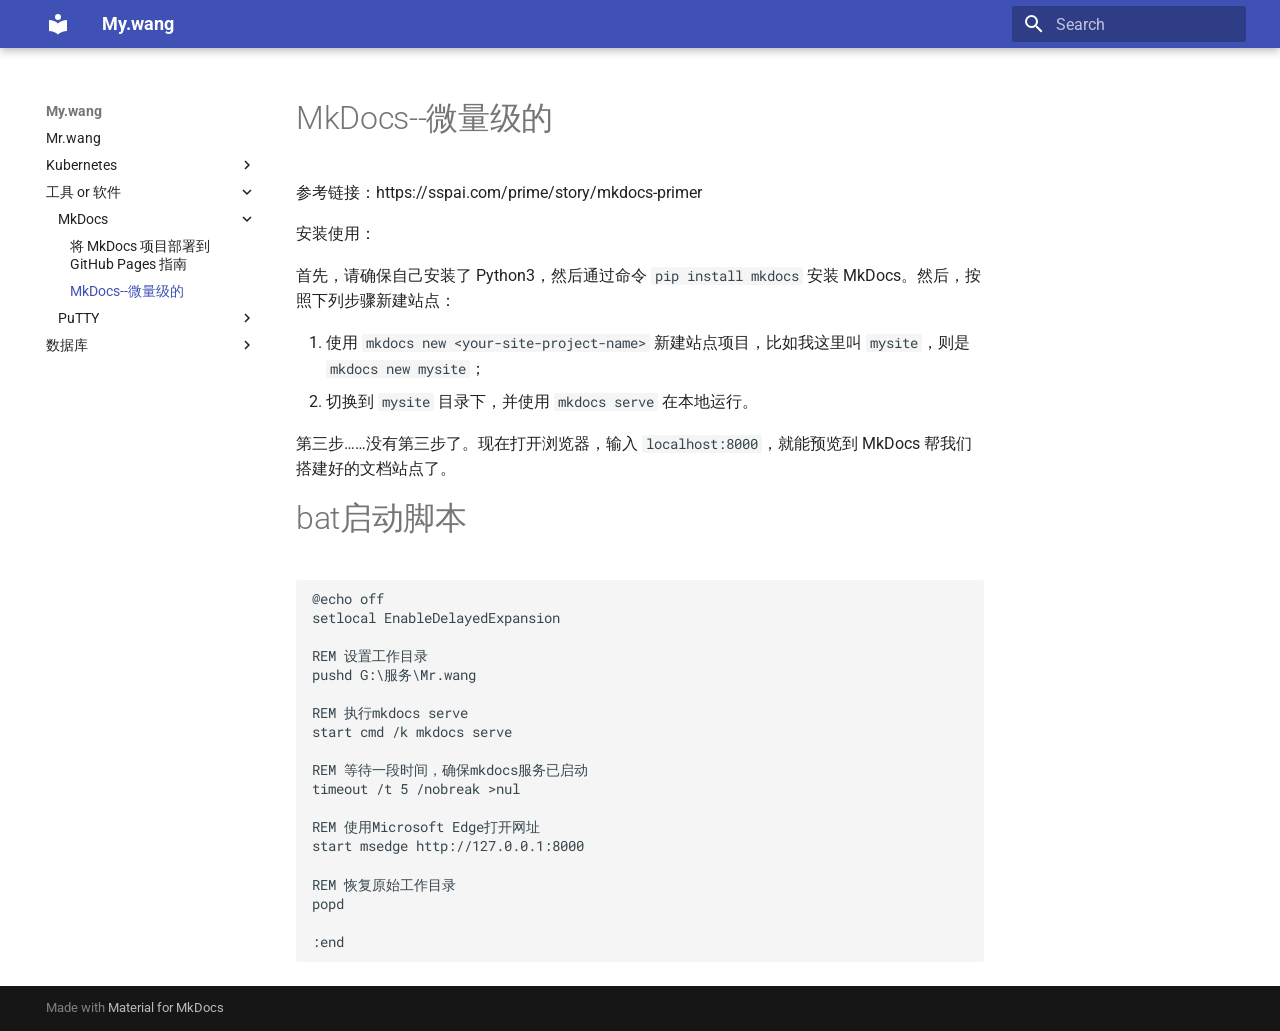
<file: 工具_or_软件/MkDocs/MkDocs--微量级的/index.html>
<!doctype html>
<html lang="en" class="no-js">
  <head>
    
      <meta charset="utf-8">
      <meta name="viewport" content="width=device-width,initial-scale=1">
      
      
      
      
        <link rel="prev" href="../MkDocs%20%E9%83%A8%E7%BD%B2%E5%88%B0github/">
      
      
        <link rel="next" href="../../PuTTY/PuTTY/">
      
      
      <link rel="icon" href="../../../assets/images/favicon.png">
      <meta name="generator" content="mkdocs-1.6.1, mkdocs-material-9.6.3">
    
    
      
        <title>MkDocs--微量级的 - My.wang</title>
      
    
    
      <link rel="stylesheet" href="../../../assets/stylesheets/main.d7758b05.min.css">
      
      


    
    
      
    
    
      
        
        
        <link rel="preconnect" href="https://fonts.gstatic.com" crossorigin>
        <link rel="stylesheet" href="https://fonts.googleapis.com/css?family=Roboto:300,300i,400,400i,700,700i%7CRoboto+Mono:400,400i,700,700i&display=fallback">
        <style>:root{--md-text-font:"Roboto";--md-code-font:"Roboto Mono"}</style>
      
    
    
    <script>__md_scope=new URL("../../..",location),__md_hash=e=>[...e].reduce(((e,_)=>(e<<5)-e+_.charCodeAt(0)),0),__md_get=(e,_=localStorage,t=__md_scope)=>JSON.parse(_.getItem(t.pathname+"."+e)),__md_set=(e,_,t=localStorage,a=__md_scope)=>{try{t.setItem(a.pathname+"."+e,JSON.stringify(_))}catch(e){}}</script>
    
      

    
    
    
  </head>
  
  
    <body dir="ltr">
  
    
    <input class="md-toggle" data-md-toggle="drawer" type="checkbox" id="__drawer" autocomplete="off">
    <input class="md-toggle" data-md-toggle="search" type="checkbox" id="__search" autocomplete="off">
    <label class="md-overlay" for="__drawer"></label>
    <div data-md-component="skip">
      
        
        <a href="#mkdocs-" class="md-skip">
          Skip to content
        </a>
      
    </div>
    <div data-md-component="announce">
      
    </div>
    
    
      

  

<header class="md-header md-header--shadow" data-md-component="header">
  <nav class="md-header__inner md-grid" aria-label="Header">
    <a href="../../.." title="My.wang" class="md-header__button md-logo" aria-label="My.wang" data-md-component="logo">
      
  
  <svg xmlns="http://www.w3.org/2000/svg" viewBox="0 0 24 24"><path d="M12 8a3 3 0 0 0 3-3 3 3 0 0 0-3-3 3 3 0 0 0-3 3 3 3 0 0 0 3 3m0 3.54C9.64 9.35 6.5 8 3 8v11c3.5 0 6.64 1.35 9 3.54 2.36-2.19 5.5-3.54 9-3.54V8c-3.5 0-6.64 1.35-9 3.54"/></svg>

    </a>
    <label class="md-header__button md-icon" for="__drawer">
      
      <svg xmlns="http://www.w3.org/2000/svg" viewBox="0 0 24 24"><path d="M3 6h18v2H3zm0 5h18v2H3zm0 5h18v2H3z"/></svg>
    </label>
    <div class="md-header__title" data-md-component="header-title">
      <div class="md-header__ellipsis">
        <div class="md-header__topic">
          <span class="md-ellipsis">
            My.wang
          </span>
        </div>
        <div class="md-header__topic" data-md-component="header-topic">
          <span class="md-ellipsis">
            
              MkDocs--微量级的
            
          </span>
        </div>
      </div>
    </div>
    
    
      <script>var palette=__md_get("__palette");if(palette&&palette.color){if("(prefers-color-scheme)"===palette.color.media){var media=matchMedia("(prefers-color-scheme: light)"),input=document.querySelector(media.matches?"[data-md-color-media='(prefers-color-scheme: light)']":"[data-md-color-media='(prefers-color-scheme: dark)']");palette.color.media=input.getAttribute("data-md-color-media"),palette.color.scheme=input.getAttribute("data-md-color-scheme"),palette.color.primary=input.getAttribute("data-md-color-primary"),palette.color.accent=input.getAttribute("data-md-color-accent")}for(var[key,value]of Object.entries(palette.color))document.body.setAttribute("data-md-color-"+key,value)}</script>
    
    
    
      <label class="md-header__button md-icon" for="__search">
        
        <svg xmlns="http://www.w3.org/2000/svg" viewBox="0 0 24 24"><path d="M9.5 3A6.5 6.5 0 0 1 16 9.5c0 1.61-.59 3.09-1.56 4.23l.27.27h.79l5 5-1.5 1.5-5-5v-.79l-.27-.27A6.52 6.52 0 0 1 9.5 16 6.5 6.5 0 0 1 3 9.5 6.5 6.5 0 0 1 9.5 3m0 2C7 5 5 7 5 9.5S7 14 9.5 14 14 12 14 9.5 12 5 9.5 5"/></svg>
      </label>
      <div class="md-search" data-md-component="search" role="dialog">
  <label class="md-search__overlay" for="__search"></label>
  <div class="md-search__inner" role="search">
    <form class="md-search__form" name="search">
      <input type="text" class="md-search__input" name="query" aria-label="Search" placeholder="Search" autocapitalize="off" autocorrect="off" autocomplete="off" spellcheck="false" data-md-component="search-query" required>
      <label class="md-search__icon md-icon" for="__search">
        
        <svg xmlns="http://www.w3.org/2000/svg" viewBox="0 0 24 24"><path d="M9.5 3A6.5 6.5 0 0 1 16 9.5c0 1.61-.59 3.09-1.56 4.23l.27.27h.79l5 5-1.5 1.5-5-5v-.79l-.27-.27A6.52 6.52 0 0 1 9.5 16 6.5 6.5 0 0 1 3 9.5 6.5 6.5 0 0 1 9.5 3m0 2C7 5 5 7 5 9.5S7 14 9.5 14 14 12 14 9.5 12 5 9.5 5"/></svg>
        
        <svg xmlns="http://www.w3.org/2000/svg" viewBox="0 0 24 24"><path d="M20 11v2H8l5.5 5.5-1.42 1.42L4.16 12l7.92-7.92L13.5 5.5 8 11z"/></svg>
      </label>
      <nav class="md-search__options" aria-label="Search">
        
        <button type="reset" class="md-search__icon md-icon" title="Clear" aria-label="Clear" tabindex="-1">
          
          <svg xmlns="http://www.w3.org/2000/svg" viewBox="0 0 24 24"><path d="M19 6.41 17.59 5 12 10.59 6.41 5 5 6.41 10.59 12 5 17.59 6.41 19 12 13.41 17.59 19 19 17.59 13.41 12z"/></svg>
        </button>
      </nav>
      
    </form>
    <div class="md-search__output">
      <div class="md-search__scrollwrap" tabindex="0" data-md-scrollfix>
        <div class="md-search-result" data-md-component="search-result">
          <div class="md-search-result__meta">
            Initializing search
          </div>
          <ol class="md-search-result__list" role="presentation"></ol>
        </div>
      </div>
    </div>
  </div>
</div>
    
    
  </nav>
  
</header>
    
    <div class="md-container" data-md-component="container">
      
      
        
          
        
      
      <main class="md-main" data-md-component="main">
        <div class="md-main__inner md-grid">
          
            
              
              <div class="md-sidebar md-sidebar--primary" data-md-component="sidebar" data-md-type="navigation" >
                <div class="md-sidebar__scrollwrap">
                  <div class="md-sidebar__inner">
                    



<nav class="md-nav md-nav--primary" aria-label="Navigation" data-md-level="0">
  <label class="md-nav__title" for="__drawer">
    <a href="../../.." title="My.wang" class="md-nav__button md-logo" aria-label="My.wang" data-md-component="logo">
      
  
  <svg xmlns="http://www.w3.org/2000/svg" viewBox="0 0 24 24"><path d="M12 8a3 3 0 0 0 3-3 3 3 0 0 0-3-3 3 3 0 0 0-3 3 3 3 0 0 0 3 3m0 3.54C9.64 9.35 6.5 8 3 8v11c3.5 0 6.64 1.35 9 3.54 2.36-2.19 5.5-3.54 9-3.54V8c-3.5 0-6.64 1.35-9 3.54"/></svg>

    </a>
    My.wang
  </label>
  
  <ul class="md-nav__list" data-md-scrollfix>
    
      
      
  
  
  
  
    <li class="md-nav__item">
      <a href="../../.." class="md-nav__link">
        
  
  <span class="md-ellipsis">
    Mr.wang
    
  </span>
  

      </a>
    </li>
  

    
      
      
  
  
  
  
    
    
    
    
    <li class="md-nav__item md-nav__item--nested">
      
        
        
        <input class="md-nav__toggle md-toggle " type="checkbox" id="__nav_2" >
        
          
          <label class="md-nav__link" for="__nav_2" id="__nav_2_label" tabindex="0">
            
  
  <span class="md-ellipsis">
    Kubernetes
    
  </span>
  

            <span class="md-nav__icon md-icon"></span>
          </label>
        
        <nav class="md-nav" data-md-level="1" aria-labelledby="__nav_2_label" aria-expanded="false">
          <label class="md-nav__title" for="__nav_2">
            <span class="md-nav__icon md-icon"></span>
            Kubernetes
          </label>
          <ul class="md-nav__list" data-md-scrollfix>
            
              
                
  
  
  
  
    <li class="md-nav__item">
      <a href="../../../kubernetes/kubernetes/" class="md-nav__link">
        
  
  <span class="md-ellipsis">
    Kubernetes
    
  </span>
  

      </a>
    </li>
  

              
            
          </ul>
        </nav>
      
    </li>
  

    
      
      
  
  
    
  
  
  
    
    
    
    
    <li class="md-nav__item md-nav__item--active md-nav__item--nested">
      
        
        
        <input class="md-nav__toggle md-toggle " type="checkbox" id="__nav_3" checked>
        
          
          <label class="md-nav__link" for="__nav_3" id="__nav_3_label" tabindex="0">
            
  
  <span class="md-ellipsis">
    工具 or 软件
    
  </span>
  

            <span class="md-nav__icon md-icon"></span>
          </label>
        
        <nav class="md-nav" data-md-level="1" aria-labelledby="__nav_3_label" aria-expanded="true">
          <label class="md-nav__title" for="__nav_3">
            <span class="md-nav__icon md-icon"></span>
            工具 or 软件
          </label>
          <ul class="md-nav__list" data-md-scrollfix>
            
              
                
  
  
    
  
  
  
    
    
    
    
    <li class="md-nav__item md-nav__item--active md-nav__item--nested">
      
        
        
        <input class="md-nav__toggle md-toggle " type="checkbox" id="__nav_3_1" checked>
        
          
          <label class="md-nav__link" for="__nav_3_1" id="__nav_3_1_label" tabindex="0">
            
  
  <span class="md-ellipsis">
    MkDocs
    
  </span>
  

            <span class="md-nav__icon md-icon"></span>
          </label>
        
        <nav class="md-nav" data-md-level="2" aria-labelledby="__nav_3_1_label" aria-expanded="true">
          <label class="md-nav__title" for="__nav_3_1">
            <span class="md-nav__icon md-icon"></span>
            MkDocs
          </label>
          <ul class="md-nav__list" data-md-scrollfix>
            
              
                
  
  
  
  
    <li class="md-nav__item">
      <a href="../MkDocs%20%E9%83%A8%E7%BD%B2%E5%88%B0github/" class="md-nav__link">
        
  
  <span class="md-ellipsis">
    将 MkDocs 项目部署到 GitHub Pages 指南
    
  </span>
  

      </a>
    </li>
  

              
            
              
                
  
  
    
  
  
  
    <li class="md-nav__item md-nav__item--active">
      
      <input class="md-nav__toggle md-toggle" type="checkbox" id="__toc">
      
      
        
      
      
      <a href="./" class="md-nav__link md-nav__link--active">
        
  
  <span class="md-ellipsis">
    MkDocs--微量级的
    
  </span>
  

      </a>
      
    </li>
  

              
            
          </ul>
        </nav>
      
    </li>
  

              
            
              
                
  
  
  
  
    
    
    
    
    <li class="md-nav__item md-nav__item--nested">
      
        
        
        <input class="md-nav__toggle md-toggle " type="checkbox" id="__nav_3_2" >
        
          
          <label class="md-nav__link" for="__nav_3_2" id="__nav_3_2_label" tabindex="0">
            
  
  <span class="md-ellipsis">
    PuTTY
    
  </span>
  

            <span class="md-nav__icon md-icon"></span>
          </label>
        
        <nav class="md-nav" data-md-level="2" aria-labelledby="__nav_3_2_label" aria-expanded="false">
          <label class="md-nav__title" for="__nav_3_2">
            <span class="md-nav__icon md-icon"></span>
            PuTTY
          </label>
          <ul class="md-nav__list" data-md-scrollfix>
            
              
                
  
  
  
  
    <li class="md-nav__item">
      <a href="../../PuTTY/PuTTY/" class="md-nav__link">
        
  
  <span class="md-ellipsis">
    PuTTY
    
  </span>
  

      </a>
    </li>
  

              
            
          </ul>
        </nav>
      
    </li>
  

              
            
          </ul>
        </nav>
      
    </li>
  

    
      
      
  
  
  
  
    
    
    
    
    <li class="md-nav__item md-nav__item--nested">
      
        
        
        <input class="md-nav__toggle md-toggle " type="checkbox" id="__nav_4" >
        
          
          <label class="md-nav__link" for="__nav_4" id="__nav_4_label" tabindex="0">
            
  
  <span class="md-ellipsis">
    数据库
    
  </span>
  

            <span class="md-nav__icon md-icon"></span>
          </label>
        
        <nav class="md-nav" data-md-level="1" aria-labelledby="__nav_4_label" aria-expanded="false">
          <label class="md-nav__title" for="__nav_4">
            <span class="md-nav__icon md-icon"></span>
            数据库
          </label>
          <ul class="md-nav__list" data-md-scrollfix>
            
              
                
  
  
  
  
    <li class="md-nav__item">
      <a href="../../../%E6%95%B0%E6%8D%AE%E5%BA%93/sqlserver/" class="md-nav__link">
        
  
  <span class="md-ellipsis">
    SQL server
    
  </span>
  

      </a>
    </li>
  

              
            
          </ul>
        </nav>
      
    </li>
  

    
  </ul>
</nav>
                  </div>
                </div>
              </div>
            
            
              
              <div class="md-sidebar md-sidebar--secondary" data-md-component="sidebar" data-md-type="toc" >
                <div class="md-sidebar__scrollwrap">
                  <div class="md-sidebar__inner">
                    

<nav class="md-nav md-nav--secondary" aria-label="Table of contents">
  
  
  
    
  
  
</nav>
                  </div>
                </div>
              </div>
            
          
          
            <div class="md-content" data-md-component="content">
              <article class="md-content__inner md-typeset">
                
                  



<h1 id="mkdocs-">MkDocs--微量级的</h1>
<p>参考链接：https://sspai.com/prime/story/mkdocs-primer</p>
<p>安装使用：</p>
<p>首先，请确保自己安装了 Python3，然后通过命令 <code>pip install mkdocs</code>​ 安装 MkDocs。然后，按照下列步骤新建站点：</p>
<ol>
<li>使用 <code>mkdocs new &lt;your-site-project-name&gt;</code>​ 新建站点项目，比如我这里叫 <code>mysite</code>​，则是 <code>mkdocs new mysite</code>​；</li>
<li>切换到 <code>mysite</code>​ 目录下，并使用 <code>mkdocs serve</code>​ 在本地运行。</li>
</ol>
<p>第三步……没有第三步了。现在打开浏览器，输入 <code>localhost:8000</code>​，就能预览到 MkDocs 帮我们搭建好的文档站点了。</p>
<h1 id="bat">bat启动脚本</h1>
<pre><code class="language-bat">@echo off
setlocal EnableDelayedExpansion

REM 设置工作目录
pushd G:\服务\Mr.wang

REM 执行mkdocs serve
start cmd /k mkdocs serve

REM 等待一段时间，确保mkdocs服务已启动
timeout /t 5 /nobreak &gt;nul

REM 使用Microsoft Edge打开网址
start msedge http://127.0.0.1:8000

REM 恢复原始工作目录
popd

:end
</code></pre>












                
              </article>
            </div>
          
          
<script>var target=document.getElementById(location.hash.slice(1));target&&target.name&&(target.checked=target.name.startsWith("__tabbed_"))</script>
        </div>
        
      </main>
      
        <footer class="md-footer">
  
  <div class="md-footer-meta md-typeset">
    <div class="md-footer-meta__inner md-grid">
      <div class="md-copyright">
  
  
    Made with
    <a href="https://squidfunk.github.io/mkdocs-material/" target="_blank" rel="noopener">
      Material for MkDocs
    </a>
  
</div>
      
    </div>
  </div>
</footer>
      
    </div>
    <div class="md-dialog" data-md-component="dialog">
      <div class="md-dialog__inner md-typeset"></div>
    </div>
    
    
    <script id="__config" type="application/json">{"base": "../../..", "features": [], "search": "../../../assets/javascripts/workers/search.f8cc74c7.min.js", "translations": {"clipboard.copied": "Copied to clipboard", "clipboard.copy": "Copy to clipboard", "search.result.more.one": "1 more on this page", "search.result.more.other": "# more on this page", "search.result.none": "No matching documents", "search.result.one": "1 matching document", "search.result.other": "# matching documents", "search.result.placeholder": "Type to start searching", "search.result.term.missing": "Missing", "select.version": "Select version"}}</script>
    
    
      <script src="../../../assets/javascripts/bundle.f1b6f286.min.js"></script>
      
    
  </body>
</html>
</file>
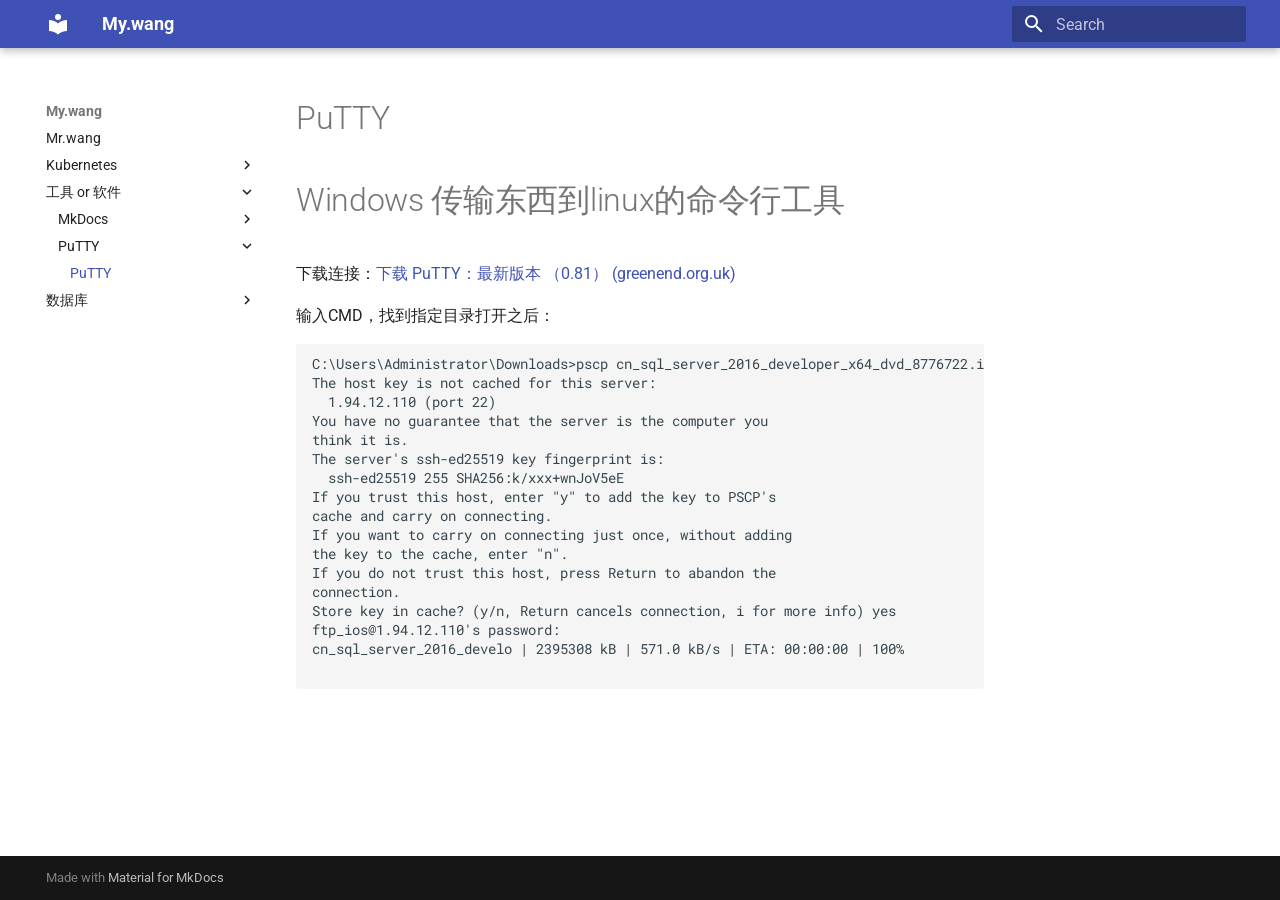
<file: 工具_or_软件/PuTTY/PuTTY/index.html>
<!doctype html>
<html lang="en" class="no-js">
  <head>
    
      <meta charset="utf-8">
      <meta name="viewport" content="width=device-width,initial-scale=1">
      
      
      
      
        <link rel="prev" href="../../MkDocs/MkDocs--%E5%BE%AE%E9%87%8F%E7%BA%A7%E7%9A%84/">
      
      
        <link rel="next" href="../../../%E6%95%B0%E6%8D%AE%E5%BA%93/sqlserver/">
      
      
      <link rel="icon" href="../../../assets/images/favicon.png">
      <meta name="generator" content="mkdocs-1.6.1, mkdocs-material-9.6.3">
    
    
      
        <title>PuTTY - My.wang</title>
      
    
    
      <link rel="stylesheet" href="../../../assets/stylesheets/main.d7758b05.min.css">
      
      


    
    
      
    
    
      
        
        
        <link rel="preconnect" href="https://fonts.gstatic.com" crossorigin>
        <link rel="stylesheet" href="https://fonts.googleapis.com/css?family=Roboto:300,300i,400,400i,700,700i%7CRoboto+Mono:400,400i,700,700i&display=fallback">
        <style>:root{--md-text-font:"Roboto";--md-code-font:"Roboto Mono"}</style>
      
    
    
    <script>__md_scope=new URL("../../..",location),__md_hash=e=>[...e].reduce(((e,_)=>(e<<5)-e+_.charCodeAt(0)),0),__md_get=(e,_=localStorage,t=__md_scope)=>JSON.parse(_.getItem(t.pathname+"."+e)),__md_set=(e,_,t=localStorage,a=__md_scope)=>{try{t.setItem(a.pathname+"."+e,JSON.stringify(_))}catch(e){}}</script>
    
      

    
    
    
  </head>
  
  
    <body dir="ltr">
  
    
    <input class="md-toggle" data-md-toggle="drawer" type="checkbox" id="__drawer" autocomplete="off">
    <input class="md-toggle" data-md-toggle="search" type="checkbox" id="__search" autocomplete="off">
    <label class="md-overlay" for="__drawer"></label>
    <div data-md-component="skip">
      
        
        <a href="#putty" class="md-skip">
          Skip to content
        </a>
      
    </div>
    <div data-md-component="announce">
      
    </div>
    
    
      

  

<header class="md-header md-header--shadow" data-md-component="header">
  <nav class="md-header__inner md-grid" aria-label="Header">
    <a href="../../.." title="My.wang" class="md-header__button md-logo" aria-label="My.wang" data-md-component="logo">
      
  
  <svg xmlns="http://www.w3.org/2000/svg" viewBox="0 0 24 24"><path d="M12 8a3 3 0 0 0 3-3 3 3 0 0 0-3-3 3 3 0 0 0-3 3 3 3 0 0 0 3 3m0 3.54C9.64 9.35 6.5 8 3 8v11c3.5 0 6.64 1.35 9 3.54 2.36-2.19 5.5-3.54 9-3.54V8c-3.5 0-6.64 1.35-9 3.54"/></svg>

    </a>
    <label class="md-header__button md-icon" for="__drawer">
      
      <svg xmlns="http://www.w3.org/2000/svg" viewBox="0 0 24 24"><path d="M3 6h18v2H3zm0 5h18v2H3zm0 5h18v2H3z"/></svg>
    </label>
    <div class="md-header__title" data-md-component="header-title">
      <div class="md-header__ellipsis">
        <div class="md-header__topic">
          <span class="md-ellipsis">
            My.wang
          </span>
        </div>
        <div class="md-header__topic" data-md-component="header-topic">
          <span class="md-ellipsis">
            
              PuTTY
            
          </span>
        </div>
      </div>
    </div>
    
    
      <script>var palette=__md_get("__palette");if(palette&&palette.color){if("(prefers-color-scheme)"===palette.color.media){var media=matchMedia("(prefers-color-scheme: light)"),input=document.querySelector(media.matches?"[data-md-color-media='(prefers-color-scheme: light)']":"[data-md-color-media='(prefers-color-scheme: dark)']");palette.color.media=input.getAttribute("data-md-color-media"),palette.color.scheme=input.getAttribute("data-md-color-scheme"),palette.color.primary=input.getAttribute("data-md-color-primary"),palette.color.accent=input.getAttribute("data-md-color-accent")}for(var[key,value]of Object.entries(palette.color))document.body.setAttribute("data-md-color-"+key,value)}</script>
    
    
    
      <label class="md-header__button md-icon" for="__search">
        
        <svg xmlns="http://www.w3.org/2000/svg" viewBox="0 0 24 24"><path d="M9.5 3A6.5 6.5 0 0 1 16 9.5c0 1.61-.59 3.09-1.56 4.23l.27.27h.79l5 5-1.5 1.5-5-5v-.79l-.27-.27A6.52 6.52 0 0 1 9.5 16 6.5 6.5 0 0 1 3 9.5 6.5 6.5 0 0 1 9.5 3m0 2C7 5 5 7 5 9.5S7 14 9.5 14 14 12 14 9.5 12 5 9.5 5"/></svg>
      </label>
      <div class="md-search" data-md-component="search" role="dialog">
  <label class="md-search__overlay" for="__search"></label>
  <div class="md-search__inner" role="search">
    <form class="md-search__form" name="search">
      <input type="text" class="md-search__input" name="query" aria-label="Search" placeholder="Search" autocapitalize="off" autocorrect="off" autocomplete="off" spellcheck="false" data-md-component="search-query" required>
      <label class="md-search__icon md-icon" for="__search">
        
        <svg xmlns="http://www.w3.org/2000/svg" viewBox="0 0 24 24"><path d="M9.5 3A6.5 6.5 0 0 1 16 9.5c0 1.61-.59 3.09-1.56 4.23l.27.27h.79l5 5-1.5 1.5-5-5v-.79l-.27-.27A6.52 6.52 0 0 1 9.5 16 6.5 6.5 0 0 1 3 9.5 6.5 6.5 0 0 1 9.5 3m0 2C7 5 5 7 5 9.5S7 14 9.5 14 14 12 14 9.5 12 5 9.5 5"/></svg>
        
        <svg xmlns="http://www.w3.org/2000/svg" viewBox="0 0 24 24"><path d="M20 11v2H8l5.5 5.5-1.42 1.42L4.16 12l7.92-7.92L13.5 5.5 8 11z"/></svg>
      </label>
      <nav class="md-search__options" aria-label="Search">
        
        <button type="reset" class="md-search__icon md-icon" title="Clear" aria-label="Clear" tabindex="-1">
          
          <svg xmlns="http://www.w3.org/2000/svg" viewBox="0 0 24 24"><path d="M19 6.41 17.59 5 12 10.59 6.41 5 5 6.41 10.59 12 5 17.59 6.41 19 12 13.41 17.59 19 19 17.59 13.41 12z"/></svg>
        </button>
      </nav>
      
    </form>
    <div class="md-search__output">
      <div class="md-search__scrollwrap" tabindex="0" data-md-scrollfix>
        <div class="md-search-result" data-md-component="search-result">
          <div class="md-search-result__meta">
            Initializing search
          </div>
          <ol class="md-search-result__list" role="presentation"></ol>
        </div>
      </div>
    </div>
  </div>
</div>
    
    
  </nav>
  
</header>
    
    <div class="md-container" data-md-component="container">
      
      
        
          
        
      
      <main class="md-main" data-md-component="main">
        <div class="md-main__inner md-grid">
          
            
              
              <div class="md-sidebar md-sidebar--primary" data-md-component="sidebar" data-md-type="navigation" >
                <div class="md-sidebar__scrollwrap">
                  <div class="md-sidebar__inner">
                    



<nav class="md-nav md-nav--primary" aria-label="Navigation" data-md-level="0">
  <label class="md-nav__title" for="__drawer">
    <a href="../../.." title="My.wang" class="md-nav__button md-logo" aria-label="My.wang" data-md-component="logo">
      
  
  <svg xmlns="http://www.w3.org/2000/svg" viewBox="0 0 24 24"><path d="M12 8a3 3 0 0 0 3-3 3 3 0 0 0-3-3 3 3 0 0 0-3 3 3 3 0 0 0 3 3m0 3.54C9.64 9.35 6.5 8 3 8v11c3.5 0 6.64 1.35 9 3.54 2.36-2.19 5.5-3.54 9-3.54V8c-3.5 0-6.64 1.35-9 3.54"/></svg>

    </a>
    My.wang
  </label>
  
  <ul class="md-nav__list" data-md-scrollfix>
    
      
      
  
  
  
  
    <li class="md-nav__item">
      <a href="../../.." class="md-nav__link">
        
  
  <span class="md-ellipsis">
    Mr.wang
    
  </span>
  

      </a>
    </li>
  

    
      
      
  
  
  
  
    
    
    
    
    <li class="md-nav__item md-nav__item--nested">
      
        
        
        <input class="md-nav__toggle md-toggle " type="checkbox" id="__nav_2" >
        
          
          <label class="md-nav__link" for="__nav_2" id="__nav_2_label" tabindex="0">
            
  
  <span class="md-ellipsis">
    Kubernetes
    
  </span>
  

            <span class="md-nav__icon md-icon"></span>
          </label>
        
        <nav class="md-nav" data-md-level="1" aria-labelledby="__nav_2_label" aria-expanded="false">
          <label class="md-nav__title" for="__nav_2">
            <span class="md-nav__icon md-icon"></span>
            Kubernetes
          </label>
          <ul class="md-nav__list" data-md-scrollfix>
            
              
                
  
  
  
  
    <li class="md-nav__item">
      <a href="../../../kubernetes/kubernetes/" class="md-nav__link">
        
  
  <span class="md-ellipsis">
    Kubernetes
    
  </span>
  

      </a>
    </li>
  

              
            
          </ul>
        </nav>
      
    </li>
  

    
      
      
  
  
    
  
  
  
    
    
    
    
    <li class="md-nav__item md-nav__item--active md-nav__item--nested">
      
        
        
        <input class="md-nav__toggle md-toggle " type="checkbox" id="__nav_3" checked>
        
          
          <label class="md-nav__link" for="__nav_3" id="__nav_3_label" tabindex="0">
            
  
  <span class="md-ellipsis">
    工具 or 软件
    
  </span>
  

            <span class="md-nav__icon md-icon"></span>
          </label>
        
        <nav class="md-nav" data-md-level="1" aria-labelledby="__nav_3_label" aria-expanded="true">
          <label class="md-nav__title" for="__nav_3">
            <span class="md-nav__icon md-icon"></span>
            工具 or 软件
          </label>
          <ul class="md-nav__list" data-md-scrollfix>
            
              
                
  
  
  
  
    
    
    
    
    <li class="md-nav__item md-nav__item--nested">
      
        
        
        <input class="md-nav__toggle md-toggle " type="checkbox" id="__nav_3_1" >
        
          
          <label class="md-nav__link" for="__nav_3_1" id="__nav_3_1_label" tabindex="0">
            
  
  <span class="md-ellipsis">
    MkDocs
    
  </span>
  

            <span class="md-nav__icon md-icon"></span>
          </label>
        
        <nav class="md-nav" data-md-level="2" aria-labelledby="__nav_3_1_label" aria-expanded="false">
          <label class="md-nav__title" for="__nav_3_1">
            <span class="md-nav__icon md-icon"></span>
            MkDocs
          </label>
          <ul class="md-nav__list" data-md-scrollfix>
            
              
                
  
  
  
  
    <li class="md-nav__item">
      <a href="../../MkDocs/MkDocs%20%E9%83%A8%E7%BD%B2%E5%88%B0github/" class="md-nav__link">
        
  
  <span class="md-ellipsis">
    将 MkDocs 项目部署到 GitHub Pages 指南
    
  </span>
  

      </a>
    </li>
  

              
            
              
                
  
  
  
  
    <li class="md-nav__item">
      <a href="../../MkDocs/MkDocs--%E5%BE%AE%E9%87%8F%E7%BA%A7%E7%9A%84/" class="md-nav__link">
        
  
  <span class="md-ellipsis">
    MkDocs--微量级的
    
  </span>
  

      </a>
    </li>
  

              
            
          </ul>
        </nav>
      
    </li>
  

              
            
              
                
  
  
    
  
  
  
    
    
    
    
    <li class="md-nav__item md-nav__item--active md-nav__item--nested">
      
        
        
        <input class="md-nav__toggle md-toggle " type="checkbox" id="__nav_3_2" checked>
        
          
          <label class="md-nav__link" for="__nav_3_2" id="__nav_3_2_label" tabindex="0">
            
  
  <span class="md-ellipsis">
    PuTTY
    
  </span>
  

            <span class="md-nav__icon md-icon"></span>
          </label>
        
        <nav class="md-nav" data-md-level="2" aria-labelledby="__nav_3_2_label" aria-expanded="true">
          <label class="md-nav__title" for="__nav_3_2">
            <span class="md-nav__icon md-icon"></span>
            PuTTY
          </label>
          <ul class="md-nav__list" data-md-scrollfix>
            
              
                
  
  
    
  
  
  
    <li class="md-nav__item md-nav__item--active">
      
      <input class="md-nav__toggle md-toggle" type="checkbox" id="__toc">
      
      
        
      
      
      <a href="./" class="md-nav__link md-nav__link--active">
        
  
  <span class="md-ellipsis">
    PuTTY
    
  </span>
  

      </a>
      
    </li>
  

              
            
          </ul>
        </nav>
      
    </li>
  

              
            
          </ul>
        </nav>
      
    </li>
  

    
      
      
  
  
  
  
    
    
    
    
    <li class="md-nav__item md-nav__item--nested">
      
        
        
        <input class="md-nav__toggle md-toggle " type="checkbox" id="__nav_4" >
        
          
          <label class="md-nav__link" for="__nav_4" id="__nav_4_label" tabindex="0">
            
  
  <span class="md-ellipsis">
    数据库
    
  </span>
  

            <span class="md-nav__icon md-icon"></span>
          </label>
        
        <nav class="md-nav" data-md-level="1" aria-labelledby="__nav_4_label" aria-expanded="false">
          <label class="md-nav__title" for="__nav_4">
            <span class="md-nav__icon md-icon"></span>
            数据库
          </label>
          <ul class="md-nav__list" data-md-scrollfix>
            
              
                
  
  
  
  
    <li class="md-nav__item">
      <a href="../../../%E6%95%B0%E6%8D%AE%E5%BA%93/sqlserver/" class="md-nav__link">
        
  
  <span class="md-ellipsis">
    SQL server
    
  </span>
  

      </a>
    </li>
  

              
            
          </ul>
        </nav>
      
    </li>
  

    
  </ul>
</nav>
                  </div>
                </div>
              </div>
            
            
              
              <div class="md-sidebar md-sidebar--secondary" data-md-component="sidebar" data-md-type="toc" >
                <div class="md-sidebar__scrollwrap">
                  <div class="md-sidebar__inner">
                    

<nav class="md-nav md-nav--secondary" aria-label="Table of contents">
  
  
  
    
  
  
</nav>
                  </div>
                </div>
              </div>
            
          
          
            <div class="md-content" data-md-component="content">
              <article class="md-content__inner md-typeset">
                
                  



<h1 id="putty">PuTTY</h1>
<h1 id="windows-linux">Windows 传输东西到linux的命令行工具</h1>
<p>下载连接：<a href="https://www.chiark.greenend.org.uk/~sgtatham/putty/latest.html">下载 PuTTY：最新版本 （0.81） (greenend.org.uk)</a></p>
<p>输入CMD，找到指定目录打开之后：</p>
<pre><code class="language-shell">C:\Users\Administrator\Downloads&gt;pscp cn_sql_server_2016_developer_x64_dvd_8776722.iso  ftp_ios@1.94.12.110:/home/ftp_ios
The host key is not cached for this server:
  1.94.12.110 (port 22)
You have no guarantee that the server is the computer you
think it is.
The server's ssh-ed25519 key fingerprint is:
  ssh-ed25519 255 SHA256:k/xxx+wnJoV5eE
If you trust this host, enter &quot;y&quot; to add the key to PSCP's
cache and carry on connecting.
If you want to carry on connecting just once, without adding
the key to the cache, enter &quot;n&quot;.
If you do not trust this host, press Return to abandon the
connection.
Store key in cache? (y/n, Return cancels connection, i for more info) yes
ftp_ios@1.94.12.110's password:
cn_sql_server_2016_develo | 2395308 kB | 571.0 kB/s | ETA: 00:00:00 | 100%

</code></pre>
<p>‍</p>












                
              </article>
            </div>
          
          
<script>var target=document.getElementById(location.hash.slice(1));target&&target.name&&(target.checked=target.name.startsWith("__tabbed_"))</script>
        </div>
        
      </main>
      
        <footer class="md-footer">
  
  <div class="md-footer-meta md-typeset">
    <div class="md-footer-meta__inner md-grid">
      <div class="md-copyright">
  
  
    Made with
    <a href="https://squidfunk.github.io/mkdocs-material/" target="_blank" rel="noopener">
      Material for MkDocs
    </a>
  
</div>
      
    </div>
  </div>
</footer>
      
    </div>
    <div class="md-dialog" data-md-component="dialog">
      <div class="md-dialog__inner md-typeset"></div>
    </div>
    
    
    <script id="__config" type="application/json">{"base": "../../..", "features": [], "search": "../../../assets/javascripts/workers/search.f8cc74c7.min.js", "translations": {"clipboard.copied": "Copied to clipboard", "clipboard.copy": "Copy to clipboard", "search.result.more.one": "1 more on this page", "search.result.more.other": "# more on this page", "search.result.none": "No matching documents", "search.result.one": "1 matching document", "search.result.other": "# matching documents", "search.result.placeholder": "Type to start searching", "search.result.term.missing": "Missing", "select.version": "Select version"}}</script>
    
    
      <script src="../../../assets/javascripts/bundle.f1b6f286.min.js"></script>
      
    
  </body>
</html>
</file>
<file: assets/stylesheets/main.d7758b05.min.css>
@charset "UTF-8";html{-webkit-text-size-adjust:none;-moz-text-size-adjust:none;text-size-adjust:none;box-sizing:border-box}*,:after,:before{box-sizing:inherit}@media (prefers-reduced-motion){*,:after,:before{transition:none!important}}body{margin:0}a,button,input,label{-webkit-tap-highlight-color:transparent}a{color:inherit;text-decoration:none}hr{border:0;box-sizing:initial;display:block;height:.05rem;overflow:visible;padding:0}small{font-size:80%}sub,sup{line-height:1em}img{border-style:none}table{border-collapse:initial;border-spacing:0}td,th{font-weight:400;vertical-align:top}button{background:#0000;border:0;font-family:inherit;font-size:inherit;margin:0;padding:0}input{border:0;outline:none}:root{--md-primary-fg-color:#4051b5;--md-primary-fg-color--light:#5d6cc0;--md-primary-fg-color--dark:#303fa1;--md-primary-bg-color:#fff;--md-primary-bg-color--light:#ffffffb3;--md-accent-fg-color:#526cfe;--md-accent-fg-color--transparent:#526cfe1a;--md-accent-bg-color:#fff;--md-accent-bg-color--light:#ffffffb3}[data-md-color-scheme=default]{color-scheme:light}[data-md-color-scheme=default] img[src$="#gh-dark-mode-only"],[data-md-color-scheme=default] img[src$="#only-dark"]{display:none}:root,[data-md-color-scheme=default]{--md-hue:225deg;--md-default-fg-color:#000000de;--md-default-fg-color--light:#0000008a;--md-default-fg-color--lighter:#00000052;--md-default-fg-color--lightest:#00000012;--md-default-bg-color:#fff;--md-default-bg-color--light:#ffffffb3;--md-default-bg-color--lighter:#ffffff4d;--md-default-bg-color--lightest:#ffffff1f;--md-code-fg-color:#36464e;--md-code-bg-color:#f5f5f5;--md-code-hl-color:#4287ff;--md-code-hl-color--light:#4287ff1a;--md-code-hl-number-color:#d52a2a;--md-code-hl-special-color:#db1457;--md-code-hl-function-color:#a846b9;--md-code-hl-constant-color:#6e59d9;--md-code-hl-keyword-color:#3f6ec6;--md-code-hl-string-color:#1c7d4d;--md-code-hl-name-color:var(--md-code-fg-color);--md-code-hl-operator-color:var(--md-default-fg-color--light);--md-code-hl-punctuation-color:var(--md-default-fg-color--light);--md-code-hl-comment-color:var(--md-default-fg-color--light);--md-code-hl-generic-color:var(--md-default-fg-color--light);--md-code-hl-variable-color:var(--md-default-fg-color--light);--md-typeset-color:var(--md-default-fg-color);--md-typeset-a-color:var(--md-primary-fg-color);--md-typeset-del-color:#f5503d26;--md-typeset-ins-color:#0bd57026;--md-typeset-kbd-color:#fafafa;--md-typeset-kbd-accent-color:#fff;--md-typeset-kbd-border-color:#b8b8b8;--md-typeset-mark-color:#ffff0080;--md-typeset-table-color:#0000001f;--md-typeset-table-color--light:rgba(0,0,0,.035);--md-admonition-fg-color:var(--md-default-fg-color);--md-admonition-bg-color:var(--md-default-bg-color);--md-warning-fg-color:#000000de;--md-warning-bg-color:#ff9;--md-footer-fg-color:#fff;--md-footer-fg-color--light:#ffffffb3;--md-footer-fg-color--lighter:#ffffff73;--md-footer-bg-color:#000000de;--md-footer-bg-color--dark:#00000052;--md-shadow-z1:0 0.2rem 0.5rem #0000000d,0 0 0.05rem #0000001a;--md-shadow-z2:0 0.2rem 0.5rem #0000001a,0 0 0.05rem #00000040;--md-shadow-z3:0 0.2rem 0.5rem #0003,0 0 0.05rem #00000059}.md-icon svg{fill:currentcolor;display:block;height:1.2rem;width:1.2rem}body{-webkit-font-smoothing:antialiased;-moz-osx-font-smoothing:grayscale;--md-text-font-family:var(--md-text-font,_),-apple-system,BlinkMacSystemFont,Helvetica,Arial,sans-serif;--md-code-font-family:var(--md-code-font,_),SFMono-Regular,Consolas,Menlo,monospace}aside,body,input{font-feature-settings:"kern","liga";color:var(--md-typeset-color);font-family:var(--md-text-font-family)}code,kbd,pre{font-feature-settings:"kern";font-family:var(--md-code-font-family)}:root{--md-typeset-table-sort-icon:url('data:image/svg+xml;charset=utf-8,<svg xmlns="http://www.w3.org/2000/svg" viewBox="0 0 24 24"><path d="m18 21-4-4h3V7h-3l4-4 4 4h-3v10h3M2 19v-2h10v2M2 13v-2h7v2M2 7V5h4v2z"/></svg>');--md-typeset-table-sort-icon--asc:url('data:image/svg+xml;charset=utf-8,<svg xmlns="http://www.w3.org/2000/svg" viewBox="0 0 24 24"><path d="M19 17h3l-4 4-4-4h3V3h2M2 17h10v2H2M6 5v2H2V5m0 6h7v2H2z"/></svg>');--md-typeset-table-sort-icon--desc:url('data:image/svg+xml;charset=utf-8,<svg xmlns="http://www.w3.org/2000/svg" viewBox="0 0 24 24"><path d="M19 7h3l-4-4-4 4h3v14h2M2 17h10v2H2M6 5v2H2V5m0 6h7v2H2z"/></svg>')}.md-typeset{-webkit-print-color-adjust:exact;color-adjust:exact;font-size:.8rem;line-height:1.6;overflow-wrap:break-word}@media print{.md-typeset{font-size:.68rem}}.md-typeset blockquote,.md-typeset dl,.md-typeset figure,.md-typeset ol,.md-typeset pre,.md-typeset ul{margin-bottom:1em;margin-top:1em}.md-typeset h1{color:var(--md-default-fg-color--light);font-size:2em;line-height:1.3;margin:0 0 1.25em}.md-typeset h1,.md-typeset h2{font-weight:300;letter-spacing:-.01em}.md-typeset h2{font-size:1.5625em;line-height:1.4;margin:1.6em 0 .64em}.md-typeset h3{font-size:1.25em;font-weight:400;letter-spacing:-.01em;line-height:1.5;margin:1.6em 0 .8em}.md-typeset h2+h3{margin-top:.8em}.md-typeset h4{font-weight:700;letter-spacing:-.01em;margin:1em 0}.md-typeset h5,.md-typeset h6{color:var(--md-default-fg-color--light);font-size:.8em;font-weight:700;letter-spacing:-.01em;margin:1.25em 0}.md-typeset h5{text-transform:uppercase}.md-typeset h5 code{text-transform:none}.md-typeset hr{border-bottom:.05rem solid var(--md-default-fg-color--lightest);display:flow-root;margin:1.5em 0}.md-typeset a{color:var(--md-typeset-a-color);word-break:break-word}.md-typeset a,.md-typeset a:before{transition:color 125ms}.md-typeset a:focus,.md-typeset a:hover{color:var(--md-accent-fg-color)}.md-typeset a:focus code,.md-typeset a:hover code{background-color:var(--md-accent-fg-color--transparent)}.md-typeset a code{color:currentcolor;transition:background-color 125ms}.md-typeset a.focus-visible{outline-color:var(--md-accent-fg-color);outline-offset:.2rem}.md-typeset code,.md-typeset kbd,.md-typeset pre{color:var(--md-code-fg-color);direction:ltr;font-variant-ligatures:none}@media print{.md-typeset code,.md-typeset kbd,.md-typeset pre{white-space:pre-wrap}}.md-typeset code{background-color:var(--md-code-bg-color);border-radius:.1rem;-webkit-box-decoration-break:clone;box-decoration-break:clone;font-size:.85em;padding:0 .2941176471em;word-break:break-word}.md-typeset code:not(.focus-visible){-webkit-tap-highlight-color:transparent;outline:none}.md-typeset pre{display:flow-root;line-height:1.4;position:relative}.md-typeset pre>code{-webkit-box-decoration-break:slice;box-decoration-break:slice;box-shadow:none;display:block;margin:0;outline-color:var(--md-accent-fg-color);overflow:auto;padding:.7720588235em 1.1764705882em;scrollbar-color:var(--md-default-fg-color--lighter) #0000;scrollbar-width:thin;touch-action:auto;word-break:normal}.md-typeset pre>code:hover{scrollbar-color:var(--md-accent-fg-color) #0000}.md-typeset pre>code::-webkit-scrollbar{height:.2rem;width:.2rem}.md-typeset pre>code::-webkit-scrollbar-thumb{background-color:var(--md-default-fg-color--lighter)}.md-typeset pre>code::-webkit-scrollbar-thumb:hover{background-color:var(--md-accent-fg-color)}.md-typeset kbd{background-color:var(--md-typeset-kbd-color);border-radius:.1rem;box-shadow:0 .1rem 0 .05rem var(--md-typeset-kbd-border-color),0 .1rem 0 var(--md-typeset-kbd-border-color),0 -.1rem .2rem var(--md-typeset-kbd-accent-color) inset;color:var(--md-default-fg-color);display:inline-block;font-size:.75em;padding:0 .6666666667em;vertical-align:text-top;word-break:break-word}.md-typeset mark{background-color:var(--md-typeset-mark-color);-webkit-box-decoration-break:clone;box-decoration-break:clone;color:inherit;word-break:break-word}.md-typeset abbr{border-bottom:.05rem dotted var(--md-default-fg-color--light);cursor:help;text-decoration:none}.md-typeset small{opacity:.75}[dir=ltr] .md-typeset sub,[dir=ltr] .md-typeset sup{margin-left:.078125em}[dir=rtl] .md-typeset sub,[dir=rtl] .md-typeset sup{margin-right:.078125em}[dir=ltr] .md-typeset blockquote{padding-left:.6rem}[dir=rtl] .md-typeset blockquote{padding-right:.6rem}[dir=ltr] .md-typeset blockquote{border-left:.2rem solid var(--md-default-fg-color--lighter)}[dir=rtl] .md-typeset blockquote{border-right:.2rem solid var(--md-default-fg-color--lighter)}.md-typeset blockquote{color:var(--md-default-fg-color--light);margin-left:0;margin-right:0}.md-typeset ul{list-style-type:disc}.md-typeset ul[type]{list-style-type:revert-layer}[dir=ltr] .md-typeset ol,[dir=ltr] .md-typeset ul{margin-left:.625em}[dir=rtl] .md-typeset ol,[dir=rtl] .md-typeset ul{margin-right:.625em}.md-typeset ol,.md-typeset ul{padding:0}.md-typeset ol:not([hidden]),.md-typeset ul:not([hidden]){display:flow-root}.md-typeset ol ol,.md-typeset ul ol{list-style-type:lower-alpha}.md-typeset ol ol ol,.md-typeset ul ol ol{list-style-type:lower-roman}.md-typeset ol ol ol ol,.md-typeset ul ol ol ol{list-style-type:upper-alpha}.md-typeset ol ol ol ol ol,.md-typeset ul ol ol ol ol{list-style-type:upper-roman}.md-typeset ol[type],.md-typeset ul[type]{list-style-type:revert-layer}[dir=ltr] .md-typeset ol li,[dir=ltr] .md-typeset ul li{margin-left:1.25em}[dir=rtl] .md-typeset ol li,[dir=rtl] .md-typeset ul li{margin-right:1.25em}.md-typeset ol li,.md-typeset ul li{margin-bottom:.5em}.md-typeset ol li blockquote,.md-typeset ol li p,.md-typeset ul li blockquote,.md-typeset ul li p{margin:.5em 0}.md-typeset ol li:last-child,.md-typeset ul li:last-child{margin-bottom:0}[dir=ltr] .md-typeset ol li ol,[dir=ltr] .md-typeset ol li ul,[dir=ltr] .md-typeset ul li ol,[dir=ltr] .md-typeset ul li ul{margin-left:.625em}[dir=rtl] .md-typeset ol li ol,[dir=rtl] .md-typeset ol li ul,[dir=rtl] .md-typeset ul li ol,[dir=rtl] .md-typeset ul li ul{margin-right:.625em}.md-typeset ol li ol,.md-typeset ol li ul,.md-typeset ul li ol,.md-typeset ul li ul{margin-bottom:.5em;margin-top:.5em}[dir=ltr] .md-typeset dd{margin-left:1.875em}[dir=rtl] .md-typeset dd{margin-right:1.875em}.md-typeset dd{margin-bottom:1.5em;margin-top:1em}.md-typeset img,.md-typeset svg,.md-typeset video{height:auto;max-width:100%}.md-typeset img[align=left]{margin:1em 1em 1em 0}.md-typeset img[align=right]{margin:1em 0 1em 1em}.md-typeset img[align]:only-child{margin-top:0}.md-typeset figure{display:flow-root;margin:1em auto;max-width:100%;text-align:center;width:-moz-fit-content;width:fit-content}.md-typeset figure img{display:block;margin:0 auto}.md-typeset figcaption{font-style:italic;margin:1em auto;max-width:24rem}.md-typeset iframe{max-width:100%}.md-typeset table:not([class]){background-color:var(--md-default-bg-color);border:.05rem solid var(--md-typeset-table-color);border-radius:.1rem;display:inline-block;font-size:.64rem;max-width:100%;overflow:auto;touch-action:auto}@media print{.md-typeset table:not([class]){display:table}}.md-typeset table:not([class])+*{margin-top:1.5em}.md-typeset table:not([class]) td>:first-child,.md-typeset table:not([class]) th>:first-child{margin-top:0}.md-typeset table:not([class]) td>:last-child,.md-typeset table:not([class]) th>:last-child{margin-bottom:0}.md-typeset table:not([class]) td:not([align]),.md-typeset table:not([class]) th:not([align]){text-align:left}[dir=rtl] .md-typeset table:not([class]) td:not([align]),[dir=rtl] .md-typeset table:not([class]) th:not([align]){text-align:right}.md-typeset table:not([class]) th{font-weight:700;min-width:5rem;padding:.9375em 1.25em;vertical-align:top}.md-typeset table:not([class]) td{border-top:.05rem solid var(--md-typeset-table-color);padding:.9375em 1.25em;vertical-align:top}.md-typeset table:not([class]) tbody tr{transition:background-color 125ms}.md-typeset table:not([class]) tbody tr:hover{background-color:var(--md-typeset-table-color--light);box-shadow:0 .05rem 0 var(--md-default-bg-color) inset}.md-typeset table:not([class]) a{word-break:normal}.md-typeset table th[role=columnheader]{cursor:pointer}[dir=ltr] .md-typeset table th[role=columnheader]:after{margin-left:.5em}[dir=rtl] .md-typeset table th[role=columnheader]:after{margin-right:.5em}.md-typeset table th[role=columnheader]:after{content:"";display:inline-block;height:1.2em;-webkit-mask-image:var(--md-typeset-table-sort-icon);mask-image:var(--md-typeset-table-sort-icon);-webkit-mask-repeat:no-repeat;mask-repeat:no-repeat;-webkit-mask-size:contain;mask-size:contain;transition:background-color 125ms;vertical-align:text-bottom;width:1.2em}.md-typeset table th[role=columnheader]:hover:after{background-color:var(--md-default-fg-color--lighter)}.md-typeset table th[role=columnheader][aria-sort=ascending]:after{background-color:var(--md-default-fg-color--light);-webkit-mask-image:var(--md-typeset-table-sort-icon--asc);mask-image:var(--md-typeset-table-sort-icon--asc)}.md-typeset table th[role=columnheader][aria-sort=descending]:after{background-color:var(--md-default-fg-color--light);-webkit-mask-image:var(--md-typeset-table-sort-icon--desc);mask-image:var(--md-typeset-table-sort-icon--desc)}.md-typeset__scrollwrap{margin:1em -.8rem;overflow-x:auto;touch-action:auto}.md-typeset__table{display:inline-block;margin-bottom:.5em;padding:0 .8rem}@media print{.md-typeset__table{display:block}}html .md-typeset__table table{display:table;margin:0;overflow:hidden;width:100%}@media screen and (max-width:44.984375em){.md-content__inner>pre{margin:1em -.8rem}.md-content__inner>pre code{border-radius:0}}.md-typeset .md-author{border-radius:100%;display:block;flex-shrink:0;height:1.6rem;overflow:hidden;position:relative;transition:color 125ms,transform 125ms;width:1.6rem}.md-typeset .md-author img{display:block}.md-typeset .md-author--more{background:var(--md-default-fg-color--lightest);color:var(--md-default-fg-color--lighter);font-size:.6rem;font-weight:700;line-height:1.6rem;text-align:center}.md-typeset .md-author--long{height:2.4rem;width:2.4rem}.md-typeset a.md-author{transform:scale(1)}.md-typeset a.md-author img{border-radius:100%;filter:grayscale(100%) opacity(75%);transition:filter 125ms}.md-typeset a.md-author:focus,.md-typeset a.md-author:hover{transform:scale(1.1);z-index:1}.md-typeset a.md-author:focus img,.md-typeset a.md-author:hover img{filter:grayscale(0)}.md-banner{background-color:var(--md-footer-bg-color);color:var(--md-footer-fg-color);overflow:auto}@media print{.md-banner{display:none}}.md-banner--warning{background-color:var(--md-warning-bg-color);color:var(--md-warning-fg-color)}.md-banner__inner{font-size:.7rem;margin:.6rem auto;padding:0 .8rem}[dir=ltr] .md-banner__button{float:right}[dir=rtl] .md-banner__button{float:left}.md-banner__button{color:inherit;cursor:pointer;transition:opacity .25s}.no-js .md-banner__button{display:none}.md-banner__button:hover{opacity:.7}html{font-size:125%;height:100%;overflow-x:hidden}@media screen and (min-width:100em){html{font-size:137.5%}}@media screen and (min-width:125em){html{font-size:150%}}body{background-color:var(--md-default-bg-color);display:flex;flex-direction:column;font-size:.5rem;min-height:100%;position:relative;width:100%}@media print{body{display:block}}@media screen and (max-width:59.984375em){body[data-md-scrolllock]{position:fixed}}.md-grid{margin-left:auto;margin-right:auto;max-width:61rem}.md-container{display:flex;flex-direction:column;flex-grow:1}@media print{.md-container{display:block}}.md-main{flex-grow:1}.md-main__inner{display:flex;height:100%;margin-top:1.5rem}.md-ellipsis{overflow:hidden;text-overflow:ellipsis}.md-toggle{display:none}.md-option{height:0;opacity:0;position:absolute;width:0}.md-option:checked+label:not([hidden]){display:block}.md-option.focus-visible+label{outline-color:var(--md-accent-fg-color);outline-style:auto}.md-skip{background-color:var(--md-default-fg-color);border-radius:.1rem;color:var(--md-default-bg-color);font-size:.64rem;margin:.5rem;opacity:0;outline-color:var(--md-accent-fg-color);padding:.3rem .5rem;position:fixed;transform:translateY(.4rem);z-index:-1}.md-skip:focus{opacity:1;transform:translateY(0);transition:transform .25s cubic-bezier(.4,0,.2,1),opacity 175ms 75ms;z-index:10}@page{margin:25mm}:root{--md-clipboard-icon:url('data:image/svg+xml;charset=utf-8,<svg xmlns="http://www.w3.org/2000/svg" viewBox="0 0 24 24"><path d="M19 21H8V7h11m0-2H8a2 2 0 0 0-2 2v14a2 2 0 0 0 2 2h11a2 2 0 0 0 2-2V7a2 2 0 0 0-2-2m-3-4H4a2 2 0 0 0-2 2v14h2V3h12z"/></svg>')}.md-clipboard{border-radius:.1rem;color:var(--md-default-fg-color--lightest);cursor:pointer;height:1.5em;outline-color:var(--md-accent-fg-color);outline-offset:.1rem;position:absolute;right:.5em;top:.5em;transition:color .25s;width:1.5em;z-index:1}@media print{.md-clipboard{display:none}}.md-clipboard:not(.focus-visible){-webkit-tap-highlight-color:transparent;outline:none}:hover>.md-clipboard{color:var(--md-default-fg-color--light)}.md-clipboard:focus,.md-clipboard:hover{color:var(--md-accent-fg-color)}.md-clipboard:after{background-color:currentcolor;content:"";display:block;height:1.125em;margin:0 auto;-webkit-mask-image:var(--md-clipboard-icon);mask-image:var(--md-clipboard-icon);-webkit-mask-position:center;mask-position:center;-webkit-mask-repeat:no-repeat;mask-repeat:no-repeat;-webkit-mask-size:contain;mask-size:contain;width:1.125em}.md-clipboard--inline{cursor:pointer}.md-clipboard--inline code{transition:color .25s,background-color .25s}.md-clipboard--inline:focus code,.md-clipboard--inline:hover code{background-color:var(--md-accent-fg-color--transparent);color:var(--md-accent-fg-color)}.md-typeset .md-code__content{display:grid}@keyframes consent{0%{opacity:0;transform:translateY(100%)}to{opacity:1;transform:translateY(0)}}@keyframes overlay{0%{opacity:0}to{opacity:1}}.md-consent__overlay{animation:overlay .25s both;-webkit-backdrop-filter:blur(.1rem);backdrop-filter:blur(.1rem);background-color:#0000008a;height:100%;opacity:1;position:fixed;top:0;width:100%;z-index:5}.md-consent__inner{animation:consent .5s cubic-bezier(.1,.7,.1,1) both;background-color:var(--md-default-bg-color);border:0;border-radius:.1rem;bottom:0;box-shadow:0 0 .2rem #0000001a,0 .2rem .4rem #0003;max-height:100%;overflow:auto;padding:0;position:fixed;width:100%;z-index:5}.md-consent__form{padding:.8rem}.md-consent__settings{display:none;margin:1em 0}input:checked+.md-consent__settings{display:block}.md-consent__controls{margin-bottom:.8rem}.md-typeset .md-consent__controls .md-button{display:inline}@media screen and (max-width:44.984375em){.md-typeset .md-consent__controls .md-button{display:block;margin-top:.4rem;text-align:center;width:100%}}.md-consent label{cursor:pointer}.md-content{flex-grow:1;min-width:0}.md-content__inner{margin:0 .8rem 1.2rem;padding-top:.6rem}@media screen and (min-width:76.25em){[dir=ltr] .md-sidebar--primary:not([hidden])~.md-content>.md-content__inner{margin-left:1.2rem}[dir=ltr] .md-sidebar--secondary:not([hidden])~.md-content>.md-content__inner,[dir=rtl] .md-sidebar--primary:not([hidden])~.md-content>.md-content__inner{margin-right:1.2rem}[dir=rtl] .md-sidebar--secondary:not([hidden])~.md-content>.md-content__inner{margin-left:1.2rem}}.md-content__inner:before{content:"";display:block;height:.4rem}.md-content__inner>:last-child{margin-bottom:0}[dir=ltr] .md-content__button{float:right}[dir=rtl] .md-content__button{float:left}[dir=ltr] .md-content__button{margin-left:.4rem}[dir=rtl] .md-content__button{margin-right:.4rem}.md-content__button{margin:.4rem 0;padding:0}@media print{.md-content__button{display:none}}.md-typeset .md-content__button{color:var(--md-default-fg-color--lighter)}.md-content__button svg{display:inline;vertical-align:top}[dir=rtl] .md-content__button svg{transform:scaleX(-1)}[dir=ltr] .md-dialog{right:.8rem}[dir=rtl] .md-dialog{left:.8rem}.md-dialog{background-color:var(--md-default-fg-color);border-radius:.1rem;bottom:.8rem;box-shadow:var(--md-shadow-z3);min-width:11.1rem;opacity:0;padding:.4rem .6rem;pointer-events:none;position:fixed;transform:translateY(100%);transition:transform 0ms .4s,opacity .4s;z-index:4}@media print{.md-dialog{display:none}}.md-dialog--active{opacity:1;pointer-events:auto;transform:translateY(0);transition:transform .4s cubic-bezier(.075,.85,.175,1),opacity .4s}.md-dialog__inner{color:var(--md-default-bg-color);font-size:.7rem}.md-feedback{margin:2em 0 1em;text-align:center}.md-feedback fieldset{border:none;margin:0;padding:0}.md-feedback__title{font-weight:700;margin:1em auto}.md-feedback__inner{position:relative}.md-feedback__list{display:flex;flex-wrap:wrap;place-content:baseline center;position:relative}.md-feedback__list:hover .md-icon:not(:disabled){color:var(--md-default-fg-color--lighter)}:disabled .md-feedback__list{min-height:1.8rem}.md-feedback__icon{color:var(--md-default-fg-color--light);cursor:pointer;flex-shrink:0;margin:0 .1rem;transition:color 125ms}.md-feedback__icon:not(:disabled).md-icon:hover{color:var(--md-accent-fg-color)}.md-feedback__icon:disabled{color:var(--md-default-fg-color--lightest);pointer-events:none}.md-feedback__note{opacity:0;position:relative;transform:translateY(.4rem);transition:transform .4s cubic-bezier(.1,.7,.1,1),opacity .15s}.md-feedback__note>*{margin:0 auto;max-width:16rem}:disabled .md-feedback__note{opacity:1;transform:translateY(0)}@media print{.md-feedback{display:none}}.md-footer{background-color:var(--md-footer-bg-color);color:var(--md-footer-fg-color)}@media print{.md-footer{display:none}}.md-footer__inner{justify-content:space-between;overflow:auto;padding:.2rem}.md-footer__inner:not([hidden]){display:flex}.md-footer__link{align-items:end;display:flex;flex-grow:0.01;margin-bottom:.4rem;margin-top:1rem;max-width:100%;outline-color:var(--md-accent-fg-color);overflow:hidden;transition:opacity .25s}.md-footer__link:focus,.md-footer__link:hover{opacity:.7}[dir=rtl] .md-footer__link svg{transform:scaleX(-1)}@media screen and (max-width:44.984375em){.md-footer__link--prev{flex-shrink:0}.md-footer__link--prev .md-footer__title{display:none}}[dir=ltr] .md-footer__link--next{margin-left:auto}[dir=rtl] .md-footer__link--next{margin-right:auto}.md-footer__link--next{text-align:right}[dir=rtl] .md-footer__link--next{text-align:left}.md-footer__title{flex-grow:1;font-size:.9rem;margin-bottom:.7rem;max-width:calc(100% - 2.4rem);padding:0 1rem;white-space:nowrap}.md-footer__button{margin:.2rem;padding:.4rem}.md-footer__direction{font-size:.64rem;opacity:.7}.md-footer-meta{background-color:var(--md-footer-bg-color--dark)}.md-footer-meta__inner{display:flex;flex-wrap:wrap;justify-content:space-between;padding:.2rem}html .md-footer-meta.md-typeset a{color:var(--md-footer-fg-color--light)}html .md-footer-meta.md-typeset a:focus,html .md-footer-meta.md-typeset a:hover{color:var(--md-footer-fg-color)}.md-copyright{color:var(--md-footer-fg-color--lighter);font-size:.64rem;margin:auto .6rem;padding:.4rem 0;width:100%}@media screen and (min-width:45em){.md-copyright{width:auto}}.md-copyright__highlight{color:var(--md-footer-fg-color--light)}.md-social{display:inline-flex;gap:.2rem;margin:0 .4rem;padding:.2rem 0 .6rem}@media screen and (min-width:45em){.md-social{padding:.6rem 0}}.md-social__link{display:inline-block;height:1.6rem;text-align:center;width:1.6rem}.md-social__link:before{line-height:1.9}.md-social__link svg{fill:currentcolor;max-height:.8rem;vertical-align:-25%}.md-typeset .md-button{border:.1rem solid;border-radius:.1rem;color:var(--md-primary-fg-color);cursor:pointer;display:inline-block;font-weight:700;padding:.625em 2em;transition:color 125ms,background-color 125ms,border-color 125ms}.md-typeset .md-button--primary{background-color:var(--md-primary-fg-color);border-color:var(--md-primary-fg-color);color:var(--md-primary-bg-color)}.md-typeset .md-button:focus,.md-typeset .md-button:hover{background-color:var(--md-accent-fg-color);border-color:var(--md-accent-fg-color);color:var(--md-accent-bg-color)}[dir=ltr] .md-typeset .md-input{border-top-left-radius:.1rem}[dir=ltr] .md-typeset .md-input,[dir=rtl] .md-typeset .md-input{border-top-right-radius:.1rem}[dir=rtl] .md-typeset .md-input{border-top-left-radius:.1rem}.md-typeset .md-input{border-bottom:.1rem solid var(--md-default-fg-color--lighter);box-shadow:var(--md-shadow-z1);font-size:.8rem;height:1.8rem;padding:0 .6rem;transition:border .25s,box-shadow .25s}.md-typeset .md-input:focus,.md-typeset .md-input:hover{border-bottom-color:var(--md-accent-fg-color);box-shadow:var(--md-shadow-z2)}.md-typeset .md-input--stretch{width:100%}.md-header{background-color:var(--md-primary-fg-color);box-shadow:0 0 .2rem #0000,0 .2rem .4rem #0000;color:var(--md-primary-bg-color);display:block;left:0;position:sticky;right:0;top:0;z-index:4}@media print{.md-header{display:none}}.md-header[hidden]{transform:translateY(-100%);transition:transform .25s cubic-bezier(.8,0,.6,1),box-shadow .25s}.md-header--shadow{box-shadow:0 0 .2rem #0000001a,0 .2rem .4rem #0003;transition:transform .25s cubic-bezier(.1,.7,.1,1),box-shadow .25s}.md-header__inner{align-items:center;display:flex;padding:0 .2rem}.md-header__button{color:currentcolor;cursor:pointer;margin:.2rem;outline-color:var(--md-accent-fg-color);padding:.4rem;position:relative;transition:opacity .25s;vertical-align:middle;z-index:1}.md-header__button:hover{opacity:.7}.md-header__button:not([hidden]){display:inline-block}.md-header__button:not(.focus-visible){-webkit-tap-highlight-color:transparent;outline:none}.md-header__button.md-logo{margin:.2rem;padding:.4rem}@media screen and (max-width:76.234375em){.md-header__button.md-logo{display:none}}.md-header__button.md-logo img,.md-header__button.md-logo svg{fill:currentcolor;display:block;height:1.2rem;width:auto}@media screen and (min-width:60em){.md-header__button[for=__search]{display:none}}.no-js .md-header__button[for=__search]{display:none}[dir=rtl] .md-header__button[for=__search] svg{transform:scaleX(-1)}@media screen and (min-width:76.25em){.md-header__button[for=__drawer]{display:none}}.md-header__topic{display:flex;max-width:100%;position:absolute;transition:transform .4s cubic-bezier(.1,.7,.1,1),opacity .15s;white-space:nowrap}.md-header__topic+.md-header__topic{opacity:0;pointer-events:none;transform:translateX(1.25rem);transition:transform .4s cubic-bezier(1,.7,.1,.1),opacity .15s;z-index:-1}[dir=rtl] .md-header__topic+.md-header__topic{transform:translateX(-1.25rem)}.md-header__topic:first-child{font-weight:700}[dir=ltr] .md-header__title{margin-left:1rem;margin-right:.4rem}[dir=rtl] .md-header__title{margin-left:.4rem;margin-right:1rem}.md-header__title{flex-grow:1;font-size:.9rem;height:2.4rem;line-height:2.4rem}.md-header__title--active .md-header__topic{opacity:0;pointer-events:none;transform:translateX(-1.25rem);transition:transform .4s cubic-bezier(1,.7,.1,.1),opacity .15s;z-index:-1}[dir=rtl] .md-header__title--active .md-header__topic{transform:translateX(1.25rem)}.md-header__title--active .md-header__topic+.md-header__topic{opacity:1;pointer-events:auto;transform:translateX(0);transition:transform .4s cubic-bezier(.1,.7,.1,1),opacity .15s;z-index:0}.md-header__title>.md-header__ellipsis{height:100%;position:relative;width:100%}.md-header__option{display:flex;flex-shrink:0;max-width:100%;transition:max-width 0ms .25s,opacity .25s .25s;white-space:nowrap}[data-md-toggle=search]:checked~.md-header .md-header__option{max-width:0;opacity:0;transition:max-width 0ms,opacity 0ms}.md-header__option>input{bottom:0}.md-header__source{display:none}@media screen and (min-width:60em){[dir=ltr] .md-header__source{margin-left:1rem}[dir=rtl] .md-header__source{margin-right:1rem}.md-header__source{display:block;max-width:11.7rem;width:11.7rem}}@media screen and (min-width:76.25em){[dir=ltr] .md-header__source{margin-left:1.4rem}[dir=rtl] .md-header__source{margin-right:1.4rem}}.md-meta{color:var(--md-default-fg-color--light);font-size:.7rem;line-height:1.3}.md-meta__list{display:inline-flex;flex-wrap:wrap;list-style:none;margin:0;padding:0}.md-meta__item:not(:last-child):after{content:"·";margin-left:.2rem;margin-right:.2rem}.md-meta__link{color:var(--md-typeset-a-color)}.md-meta__link:focus,.md-meta__link:hover{color:var(--md-accent-fg-color)}.md-draft{background-color:#ff1744;border-radius:.125em;color:#fff;display:inline-block;font-weight:700;padding-left:.5714285714em;padding-right:.5714285714em}:root{--md-nav-icon--prev:url('data:image/svg+xml;charset=utf-8,<svg xmlns="http://www.w3.org/2000/svg" viewBox="0 0 24 24"><path d="M20 11v2H8l5.5 5.5-1.42 1.42L4.16 12l7.92-7.92L13.5 5.5 8 11z"/></svg>');--md-nav-icon--next:url('data:image/svg+xml;charset=utf-8,<svg xmlns="http://www.w3.org/2000/svg" viewBox="0 0 24 24"><path d="M8.59 16.58 13.17 12 8.59 7.41 10 6l6 6-6 6z"/></svg>');--md-toc-icon:url('data:image/svg+xml;charset=utf-8,<svg xmlns="http://www.w3.org/2000/svg" viewBox="0 0 24 24"><path d="M3 9h14V7H3zm0 4h14v-2H3zm0 4h14v-2H3zm16 0h2v-2h-2zm0-10v2h2V7zm0 6h2v-2h-2z"/></svg>')}.md-nav{font-size:.7rem;line-height:1.3}.md-nav__title{color:var(--md-default-fg-color--light);display:block;font-weight:700;overflow:hidden;padding:0 .6rem;text-overflow:ellipsis}.md-nav__title .md-nav__button{display:none}.md-nav__title .md-nav__button img{height:100%;width:auto}.md-nav__title .md-nav__button.md-logo img,.md-nav__title .md-nav__button.md-logo svg{fill:currentcolor;display:block;height:2.4rem;max-width:100%;object-fit:contain;width:auto}.md-nav__list{list-style:none;margin:0;padding:0}.md-nav__link{align-items:flex-start;display:flex;gap:.4rem;margin-top:.625em;scroll-snap-align:start;transition:color 125ms}.md-nav__link--passed{color:var(--md-default-fg-color--light)}.md-nav__item .md-nav__link--active,.md-nav__item .md-nav__link--active code{color:var(--md-typeset-a-color)}.md-nav__link .md-ellipsis{position:relative}[dir=ltr] .md-nav__link .md-icon:last-child{margin-left:auto}[dir=rtl] .md-nav__link .md-icon:last-child{margin-right:auto}.md-nav__link svg{fill:currentcolor;flex-shrink:0;height:1.3em;position:relative}.md-nav__link[for]:focus,.md-nav__link[for]:hover,.md-nav__link[href]:focus,.md-nav__link[href]:hover{color:var(--md-accent-fg-color);cursor:pointer}.md-nav__link.focus-visible{outline-color:var(--md-accent-fg-color);outline-offset:.2rem}.md-nav--primary .md-nav__link[for=__toc]{display:none}.md-nav--primary .md-nav__link[for=__toc] .md-icon:after{background-color:currentcolor;display:block;height:100%;-webkit-mask-image:var(--md-toc-icon);mask-image:var(--md-toc-icon);width:100%}.md-nav--primary .md-nav__link[for=__toc]~.md-nav{display:none}.md-nav__container>.md-nav__link{margin-top:0}.md-nav__container>.md-nav__link:first-child{flex-grow:1;min-width:0}.md-nav__icon{flex-shrink:0}.md-nav__source{display:none}@media screen and (max-width:76.234375em){.md-nav--primary,.md-nav--primary .md-nav{background-color:var(--md-default-bg-color);display:flex;flex-direction:column;height:100%;left:0;position:absolute;right:0;top:0;z-index:1}.md-nav--primary .md-nav__item,.md-nav--primary .md-nav__title{font-size:.8rem;line-height:1.5}.md-nav--primary .md-nav__title{background-color:var(--md-default-fg-color--lightest);color:var(--md-default-fg-color--light);cursor:pointer;height:5.6rem;line-height:2.4rem;padding:3rem .8rem .2rem;position:relative;white-space:nowrap}[dir=ltr] .md-nav--primary .md-nav__title .md-nav__icon{left:.4rem}[dir=rtl] .md-nav--primary .md-nav__title .md-nav__icon{right:.4rem}.md-nav--primary .md-nav__title .md-nav__icon{display:block;height:1.2rem;margin:.2rem;position:absolute;top:.4rem;width:1.2rem}.md-nav--primary .md-nav__title .md-nav__icon:after{background-color:currentcolor;content:"";display:block;height:100%;-webkit-mask-image:var(--md-nav-icon--prev);mask-image:var(--md-nav-icon--prev);-webkit-mask-position:center;mask-position:center;-webkit-mask-repeat:no-repeat;mask-repeat:no-repeat;-webkit-mask-size:contain;mask-size:contain;width:100%}.md-nav--primary .md-nav__title~.md-nav__list{background-color:var(--md-default-bg-color);box-shadow:0 .05rem 0 var(--md-default-fg-color--lightest) inset;overflow-y:auto;scroll-snap-type:y mandatory;touch-action:pan-y}.md-nav--primary .md-nav__title~.md-nav__list>:first-child{border-top:0}.md-nav--primary .md-nav__title[for=__drawer]{background-color:var(--md-primary-fg-color);color:var(--md-primary-bg-color);font-weight:700}.md-nav--primary .md-nav__title .md-logo{display:block;left:.2rem;margin:.2rem;padding:.4rem;position:absolute;right:.2rem;top:.2rem}.md-nav--primary .md-nav__list{flex:1}.md-nav--primary .md-nav__item{border-top:.05rem solid var(--md-default-fg-color--lightest)}.md-nav--primary .md-nav__item--active>.md-nav__link{color:var(--md-typeset-a-color)}.md-nav--primary .md-nav__item--active>.md-nav__link:focus,.md-nav--primary .md-nav__item--active>.md-nav__link:hover{color:var(--md-accent-fg-color)}.md-nav--primary .md-nav__link{margin-top:0;padding:.6rem .8rem}.md-nav--primary .md-nav__link svg{margin-top:.1em}.md-nav--primary .md-nav__link>.md-nav__link{padding:0}[dir=ltr] .md-nav--primary .md-nav__link .md-nav__icon{margin-right:-.2rem}[dir=rtl] .md-nav--primary .md-nav__link .md-nav__icon{margin-left:-.2rem}.md-nav--primary .md-nav__link .md-nav__icon{font-size:1.2rem;height:1.2rem;width:1.2rem}.md-nav--primary .md-nav__link .md-nav__icon:after{background-color:currentcolor;content:"";display:block;height:100%;-webkit-mask-image:var(--md-nav-icon--next);mask-image:var(--md-nav-icon--next);-webkit-mask-position:center;mask-position:center;-webkit-mask-repeat:no-repeat;mask-repeat:no-repeat;-webkit-mask-size:contain;mask-size:contain;width:100%}[dir=rtl] .md-nav--primary .md-nav__icon:after{transform:scale(-1)}.md-nav--primary .md-nav--secondary .md-nav{background-color:initial;position:static}[dir=ltr] .md-nav--primary .md-nav--secondary .md-nav .md-nav__link{padding-left:1.4rem}[dir=rtl] .md-nav--primary .md-nav--secondary .md-nav .md-nav__link{padding-right:1.4rem}[dir=ltr] .md-nav--primary .md-nav--secondary .md-nav .md-nav .md-nav__link{padding-left:2rem}[dir=rtl] .md-nav--primary .md-nav--secondary .md-nav .md-nav .md-nav__link{padding-right:2rem}[dir=ltr] .md-nav--primary .md-nav--secondary .md-nav .md-nav .md-nav .md-nav__link{padding-left:2.6rem}[dir=rtl] .md-nav--primary .md-nav--secondary .md-nav .md-nav .md-nav .md-nav__link{padding-right:2.6rem}[dir=ltr] .md-nav--primary .md-nav--secondary .md-nav .md-nav .md-nav .md-nav .md-nav__link{padding-left:3.2rem}[dir=rtl] .md-nav--primary .md-nav--secondary .md-nav .md-nav .md-nav .md-nav .md-nav__link{padding-right:3.2rem}.md-nav--secondary{background-color:initial}.md-nav__toggle~.md-nav{display:flex;opacity:0;transform:translateX(100%);transition:transform .25s cubic-bezier(.8,0,.6,1),opacity 125ms 50ms}[dir=rtl] .md-nav__toggle~.md-nav{transform:translateX(-100%)}.md-nav__toggle:checked~.md-nav{opacity:1;transform:translateX(0);transition:transform .25s cubic-bezier(.4,0,.2,1),opacity 125ms 125ms}.md-nav__toggle:checked~.md-nav>.md-nav__list{-webkit-backface-visibility:hidden;backface-visibility:hidden}}@media screen and (max-width:59.984375em){.md-nav--primary .md-nav__link[for=__toc]{display:flex}.md-nav--primary .md-nav__link[for=__toc] .md-icon:after{content:""}.md-nav--primary .md-nav__link[for=__toc]+.md-nav__link{display:none}.md-nav--primary .md-nav__link[for=__toc]~.md-nav{display:flex}.md-nav__source{background-color:var(--md-primary-fg-color--dark);color:var(--md-primary-bg-color);display:block;padding:0 .2rem}}@media screen and (min-width:60em) and (max-width:76.234375em){.md-nav--integrated .md-nav__link[for=__toc]{display:flex}.md-nav--integrated .md-nav__link[for=__toc] .md-icon:after{content:""}.md-nav--integrated .md-nav__link[for=__toc]+.md-nav__link{display:none}.md-nav--integrated .md-nav__link[for=__toc]~.md-nav{display:flex}}@media screen and (min-width:60em){.md-nav{margin-bottom:-.4rem}.md-nav--secondary .md-nav__title{background:var(--md-default-bg-color);box-shadow:0 0 .4rem .4rem var(--md-default-bg-color);position:sticky;top:0;z-index:1}.md-nav--secondary .md-nav__title[for=__toc]{scroll-snap-align:start}.md-nav--secondary .md-nav__title .md-nav__icon{display:none}[dir=ltr] .md-nav--secondary .md-nav__list{padding-left:.6rem}[dir=rtl] .md-nav--secondary .md-nav__list{padding-right:.6rem}.md-nav--secondary .md-nav__list{padding-bottom:.4rem}[dir=ltr] .md-nav--secondary .md-nav__item>.md-nav__link{margin-right:.4rem}[dir=rtl] .md-nav--secondary .md-nav__item>.md-nav__link{margin-left:.4rem}}@media screen and (min-width:76.25em){.md-nav{margin-bottom:-.4rem;transition:max-height .25s cubic-bezier(.86,0,.07,1)}.md-nav--primary .md-nav__title{background:var(--md-default-bg-color);box-shadow:0 0 .4rem .4rem var(--md-default-bg-color);position:sticky;top:0;z-index:1}.md-nav--primary .md-nav__title[for=__drawer]{scroll-snap-align:start}.md-nav--primary .md-nav__title .md-nav__icon{display:none}[dir=ltr] .md-nav--primary .md-nav__list{padding-left:.6rem}[dir=rtl] .md-nav--primary .md-nav__list{padding-right:.6rem}.md-nav--primary .md-nav__list{padding-bottom:.4rem}[dir=ltr] .md-nav--primary .md-nav__item>.md-nav__link{margin-right:.4rem}[dir=rtl] .md-nav--primary .md-nav__item>.md-nav__link{margin-left:.4rem}.md-nav__toggle~.md-nav{display:grid;grid-template-rows:0fr;opacity:0;transition:grid-template-rows .25s cubic-bezier(.86,0,.07,1),opacity .25s,visibility 0ms .25s;visibility:collapse}.md-nav__toggle~.md-nav>.md-nav__list{overflow:hidden}.md-nav__toggle.md-toggle--indeterminate~.md-nav,.md-nav__toggle:checked~.md-nav{grid-template-rows:1fr;opacity:1;transition:grid-template-rows .25s cubic-bezier(.86,0,.07,1),opacity .15s .1s,visibility 0ms;visibility:visible}.md-nav__toggle.md-toggle--indeterminate~.md-nav{transition:none}.md-nav__item--nested>.md-nav>.md-nav__title{display:none}.md-nav__item--section{display:block;margin:1.25em 0}.md-nav__item--section:last-child{margin-bottom:0}.md-nav__item--section>.md-nav__link{font-weight:700}.md-nav__item--section>.md-nav__link[for]{color:var(--md-default-fg-color--light)}.md-nav__item--section>.md-nav__link:not(.md-nav__container){pointer-events:none}.md-nav__item--section>.md-nav__link .md-icon,.md-nav__item--section>.md-nav__link>[for]{display:none}[dir=ltr] .md-nav__item--section>.md-nav{margin-left:-.6rem}[dir=rtl] .md-nav__item--section>.md-nav{margin-right:-.6rem}.md-nav__item--section>.md-nav{display:block;opacity:1;visibility:visible}.md-nav__item--section>.md-nav>.md-nav__list>.md-nav__item{padding:0}.md-nav__icon{border-radius:100%;height:.9rem;transition:background-color .25s;width:.9rem}.md-nav__icon:hover{background-color:var(--md-accent-fg-color--transparent)}.md-nav__icon:after{background-color:currentcolor;border-radius:100%;content:"";display:inline-block;height:100%;-webkit-mask-image:var(--md-nav-icon--next);mask-image:var(--md-nav-icon--next);-webkit-mask-position:center;mask-position:center;-webkit-mask-repeat:no-repeat;mask-repeat:no-repeat;-webkit-mask-size:contain;mask-size:contain;transition:transform .25s;vertical-align:-.1rem;width:100%}[dir=rtl] .md-nav__icon:after{transform:rotate(180deg)}.md-nav__item--nested .md-nav__toggle:checked~.md-nav__link .md-nav__icon:after,.md-nav__item--nested .md-toggle--indeterminate~.md-nav__link .md-nav__icon:after{transform:rotate(90deg)}.md-nav--lifted>.md-nav__list>.md-nav__item,.md-nav--lifted>.md-nav__title{display:none}.md-nav--lifted>.md-nav__list>.md-nav__item--active{display:block}.md-nav--lifted>.md-nav__list>.md-nav__item--active>.md-nav__link{background:var(--md-default-bg-color);box-shadow:0 0 .4rem .4rem var(--md-default-bg-color);margin-top:0;position:sticky;top:0;z-index:1}.md-nav--lifted>.md-nav__list>.md-nav__item--active>.md-nav__link:not(.md-nav__container){pointer-events:none}.md-nav--lifted>.md-nav__list>.md-nav__item--active.md-nav__item--section{margin:0}[dir=ltr] .md-nav--lifted>.md-nav__list>.md-nav__item>.md-nav:not(.md-nav--secondary){margin-left:-.6rem}[dir=rtl] .md-nav--lifted>.md-nav__list>.md-nav__item>.md-nav:not(.md-nav--secondary){margin-right:-.6rem}.md-nav--lifted>.md-nav__list>.md-nav__item>[for]{color:var(--md-default-fg-color--light)}.md-nav--lifted .md-nav[data-md-level="1"]{grid-template-rows:1fr;opacity:1;visibility:visible}[dir=ltr] .md-nav--integrated>.md-nav__list>.md-nav__item--active .md-nav--secondary{border-left:.05rem solid var(--md-primary-fg-color)}[dir=rtl] .md-nav--integrated>.md-nav__list>.md-nav__item--active .md-nav--secondary{border-right:.05rem solid var(--md-primary-fg-color)}.md-nav--integrated>.md-nav__list>.md-nav__item--active .md-nav--secondary{display:block;margin-bottom:1.25em;opacity:1;visibility:visible}.md-nav--integrated>.md-nav__list>.md-nav__item--active .md-nav--secondary>.md-nav__list{overflow:visible;padding-bottom:0}.md-nav--integrated>.md-nav__list>.md-nav__item--active .md-nav--secondary>.md-nav__title{display:none}}.md-pagination{font-size:.8rem;font-weight:700;gap:.4rem}.md-pagination,.md-pagination>*{align-items:center;display:flex;justify-content:center}.md-pagination>*{border-radius:.2rem;height:1.8rem;min-width:1.8rem;text-align:center}.md-pagination__current{background-color:var(--md-default-fg-color--lightest);color:var(--md-default-fg-color--light)}.md-pagination__link{transition:color 125ms,background-color 125ms}.md-pagination__link:focus,.md-pagination__link:hover{background-color:var(--md-accent-fg-color--transparent);color:var(--md-accent-fg-color)}.md-pagination__link:focus svg,.md-pagination__link:hover svg{color:var(--md-accent-fg-color)}.md-pagination__link.focus-visible{outline-color:var(--md-accent-fg-color);outline-offset:.2rem}.md-pagination__link svg{fill:currentcolor;color:var(--md-default-fg-color--lighter);display:block;max-height:100%;width:1.2rem}.md-post__back{border-bottom:.05rem solid var(--md-default-fg-color--lightest);margin-bottom:1.2rem;padding-bottom:1.2rem}@media screen and (max-width:76.234375em){.md-post__back{display:none}}[dir=rtl] .md-post__back svg{transform:scaleX(-1)}.md-post__authors{display:flex;flex-direction:column;gap:.6rem;margin:0 .6rem 1.2rem}.md-post .md-post__meta a{transition:color 125ms}.md-post .md-post__meta a:focus,.md-post .md-post__meta a:hover{color:var(--md-accent-fg-color)}.md-post__title{color:var(--md-default-fg-color--light);font-weight:700}.md-post--excerpt{margin-bottom:3.2rem}.md-post--excerpt .md-post__header{align-items:center;display:flex;gap:.6rem;min-height:1.6rem}.md-post--excerpt .md-post__authors{align-items:center;display:inline-flex;flex-direction:row;gap:.2rem;margin:0;min-height:2.4rem}[dir=ltr] .md-post--excerpt .md-post__meta .md-meta__list{margin-right:.4rem}[dir=rtl] .md-post--excerpt .md-post__meta .md-meta__list{margin-left:.4rem}.md-post--excerpt .md-post__content>:first-child{--md-scroll-margin:6rem;margin-top:0}.md-post>.md-nav--secondary{margin:1em 0}.md-profile{align-items:center;display:flex;font-size:.7rem;gap:.6rem;line-height:1.4;width:100%}.md-profile__description{flex-grow:1}.md-content--post{display:flex}@media screen and (max-width:76.234375em){.md-content--post{flex-flow:column-reverse}}.md-content--post>.md-content__inner{min-width:0}@media screen and (min-width:76.25em){[dir=ltr] .md-content--post>.md-content__inner{margin-left:1.2rem}[dir=rtl] .md-content--post>.md-content__inner{margin-right:1.2rem}}@media screen and (max-width:76.234375em){.md-sidebar.md-sidebar--post{padding:0;position:static;width:100%}.md-sidebar.md-sidebar--post .md-sidebar__scrollwrap{overflow:visible}.md-sidebar.md-sidebar--post .md-sidebar__inner{padding:0}.md-sidebar.md-sidebar--post .md-post__meta{margin-left:.6rem;margin-right:.6rem}.md-sidebar.md-sidebar--post .md-nav__item{border:none;display:inline}.md-sidebar.md-sidebar--post .md-nav__list{display:inline-flex;flex-wrap:wrap;gap:.6rem;padding-bottom:.6rem;padding-top:.6rem}.md-sidebar.md-sidebar--post .md-nav__link{padding:0}.md-sidebar.md-sidebar--post .md-nav{height:auto;margin-bottom:0;position:static}}:root{--md-progress-value:0;--md-progress-delay:400ms}.md-progress{background:var(--md-primary-bg-color);height:.075rem;opacity:min(clamp(0,var(--md-progress-value),1),clamp(0,100 - var(--md-progress-value),1));position:fixed;top:0;transform:scaleX(calc(var(--md-progress-value)*1%));transform-origin:left;transition:transform .5s cubic-bezier(.19,1,.22,1),opacity .25s var(--md-progress-delay);width:100%;z-index:4}:root{--md-search-result-icon:url('data:image/svg+xml;charset=utf-8,<svg xmlns="http://www.w3.org/2000/svg" viewBox="0 0 24 24"><path d="M14 2H6a2 2 0 0 0-2 2v16a2 2 0 0 0 2 2h7c-.41-.25-.8-.56-1.14-.9-.33-.33-.61-.7-.86-1.1H6V4h7v5h5v1.18c.71.16 1.39.43 2 .82V8zm6.31 16.9c1.33-2.11.69-4.9-1.4-6.22-2.11-1.33-4.91-.68-6.22 1.4-1.34 2.11-.69 4.89 1.4 6.22 1.46.93 3.32.93 4.79.02L22 23.39 23.39 22zm-3.81.1a2.5 2.5 0 0 1-2.5-2.5 2.5 2.5 0 0 1 2.5-2.5 2.5 2.5 0 0 1 2.5 2.5 2.5 2.5 0 0 1-2.5 2.5"/></svg>')}.md-search{position:relative}@media screen and (min-width:60em){.md-search{padding:.2rem 0}}.no-js .md-search{display:none}.md-search__overlay{opacity:0;z-index:1}@media screen and (max-width:59.984375em){[dir=ltr] .md-search__overlay{left:-2.2rem}[dir=rtl] .md-search__overlay{right:-2.2rem}.md-search__overlay{background-color:var(--md-default-bg-color);border-radius:1rem;height:2rem;overflow:hidden;pointer-events:none;position:absolute;top:-1rem;transform-origin:center;transition:transform .3s .1s,opacity .2s .2s;width:2rem}[data-md-toggle=search]:checked~.md-header .md-search__overlay{opacity:1;transition:transform .4s,opacity .1s}}@media screen and (min-width:60em){[dir=ltr] .md-search__overlay{left:0}[dir=rtl] .md-search__overlay{right:0}.md-search__overlay{background-color:#0000008a;cursor:pointer;height:0;position:fixed;top:0;transition:width 0ms .25s,height 0ms .25s,opacity .25s;width:0}[data-md-toggle=search]:checked~.md-header .md-search__overlay{height:200vh;opacity:1;transition:width 0ms,height 0ms,opacity .25s;width:100%}}@media screen and (max-width:29.984375em){[data-md-toggle=search]:checked~.md-header .md-search__overlay{transform:scale(45)}}@media screen and (min-width:30em) and (max-width:44.984375em){[data-md-toggle=search]:checked~.md-header .md-search__overlay{transform:scale(60)}}@media screen and (min-width:45em) and (max-width:59.984375em){[data-md-toggle=search]:checked~.md-header .md-search__overlay{transform:scale(75)}}.md-search__inner{-webkit-backface-visibility:hidden;backface-visibility:hidden}@media screen and (max-width:59.984375em){[dir=ltr] .md-search__inner{left:0}[dir=rtl] .md-search__inner{right:0}.md-search__inner{height:0;opacity:0;overflow:hidden;position:fixed;top:0;transform:translateX(5%);transition:width 0ms .3s,height 0ms .3s,transform .15s cubic-bezier(.4,0,.2,1) .15s,opacity .15s .15s;width:0;z-index:2}[dir=rtl] .md-search__inner{transform:translateX(-5%)}[data-md-toggle=search]:checked~.md-header .md-search__inner{height:100%;opacity:1;transform:translateX(0);transition:width 0ms 0ms,height 0ms 0ms,transform .15s cubic-bezier(.1,.7,.1,1) .15s,opacity .15s .15s;width:100%}}@media screen and (min-width:60em){[dir=ltr] .md-search__inner{float:right}[dir=rtl] .md-search__inner{float:left}.md-search__inner{padding:.1rem 0;position:relative;transition:width .25s cubic-bezier(.1,.7,.1,1);width:11.7rem}}@media screen and (min-width:60em) and (max-width:76.234375em){[data-md-toggle=search]:checked~.md-header .md-search__inner{width:23.4rem}}@media screen and (min-width:76.25em){[data-md-toggle=search]:checked~.md-header .md-search__inner{width:34.4rem}}.md-search__form{background-color:var(--md-default-bg-color);box-shadow:0 0 .6rem #0000;height:2.4rem;position:relative;transition:color .25s,background-color .25s;z-index:2}@media screen and (min-width:60em){.md-search__form{background-color:#00000042;border-radius:.1rem;height:1.8rem}.md-search__form:hover{background-color:#ffffff1f}}[data-md-toggle=search]:checked~.md-header .md-search__form{background-color:var(--md-default-bg-color);border-radius:.1rem .1rem 0 0;box-shadow:0 0 .6rem #00000012;color:var(--md-default-fg-color)}[dir=ltr] .md-search__input{padding-left:3.6rem;padding-right:2.2rem}[dir=rtl] .md-search__input{padding-left:2.2rem;padding-right:3.6rem}.md-search__input{background:#0000;font-size:.9rem;height:100%;position:relative;text-overflow:ellipsis;width:100%;z-index:2}.md-search__input::placeholder{transition:color .25s}.md-search__input::placeholder,.md-search__input~.md-search__icon{color:var(--md-default-fg-color--light)}.md-search__input::-ms-clear{display:none}@media screen and (max-width:59.984375em){.md-search__input{font-size:.9rem;height:2.4rem;width:100%}}@media screen and (min-width:60em){[dir=ltr] .md-search__input{padding-left:2.2rem}[dir=rtl] .md-search__input{padding-right:2.2rem}.md-search__input{color:inherit;font-size:.8rem}.md-search__input::placeholder{color:var(--md-primary-bg-color--light)}.md-search__input+.md-search__icon{color:var(--md-primary-bg-color)}[data-md-toggle=search]:checked~.md-header .md-search__input{text-overflow:clip}[data-md-toggle=search]:checked~.md-header .md-search__input+.md-search__icon{color:var(--md-default-fg-color--light)}[data-md-toggle=search]:checked~.md-header .md-search__input::placeholder{color:#0000}}.md-search__icon{cursor:pointer;display:inline-block;height:1.2rem;transition:color .25s,opacity .25s;width:1.2rem}.md-search__icon:hover{opacity:.7}[dir=ltr] .md-search__icon[for=__search]{left:.5rem}[dir=rtl] .md-search__icon[for=__search]{right:.5rem}.md-search__icon[for=__search]{position:absolute;top:.3rem;z-index:2}[dir=rtl] .md-search__icon[for=__search] svg{transform:scaleX(-1)}@media screen and (max-width:59.984375em){[dir=ltr] .md-search__icon[for=__search]{left:.8rem}[dir=rtl] .md-search__icon[for=__search]{right:.8rem}.md-search__icon[for=__search]{top:.6rem}.md-search__icon[for=__search] svg:first-child{display:none}}@media screen and (min-width:60em){.md-search__icon[for=__search]{pointer-events:none}.md-search__icon[for=__search] svg:last-child{display:none}}[dir=ltr] .md-search__options{right:.5rem}[dir=rtl] .md-search__options{left:.5rem}.md-search__options{pointer-events:none;position:absolute;top:.3rem;z-index:2}@media screen and (max-width:59.984375em){[dir=ltr] .md-search__options{right:.8rem}[dir=rtl] .md-search__options{left:.8rem}.md-search__options{top:.6rem}}[dir=ltr] .md-search__options>.md-icon{margin-left:.2rem}[dir=rtl] .md-search__options>.md-icon{margin-right:.2rem}.md-search__options>.md-icon{color:var(--md-default-fg-color--light);opacity:0;transform:scale(.75);transition:transform .15s cubic-bezier(.1,.7,.1,1),opacity .15s}.md-search__options>.md-icon:not(.focus-visible){-webkit-tap-highlight-color:transparent;outline:none}[data-md-toggle=search]:checked~.md-header .md-search__input:valid~.md-search__options>.md-icon{opacity:1;pointer-events:auto;transform:scale(1)}[data-md-toggle=search]:checked~.md-header .md-search__input:valid~.md-search__options>.md-icon:hover{opacity:.7}[dir=ltr] .md-search__suggest{padding-left:3.6rem;padding-right:2.2rem}[dir=rtl] .md-search__suggest{padding-left:2.2rem;padding-right:3.6rem}.md-search__suggest{align-items:center;color:var(--md-default-fg-color--lighter);display:flex;font-size:.9rem;height:100%;opacity:0;position:absolute;top:0;transition:opacity 50ms;white-space:nowrap;width:100%}@media screen and (min-width:60em){[dir=ltr] .md-search__suggest{padding-left:2.2rem}[dir=rtl] .md-search__suggest{padding-right:2.2rem}.md-search__suggest{font-size:.8rem}}[data-md-toggle=search]:checked~.md-header .md-search__suggest{opacity:1;transition:opacity .3s .1s}[dir=ltr] .md-search__output{border-bottom-left-radius:.1rem}[dir=ltr] .md-search__output,[dir=rtl] .md-search__output{border-bottom-right-radius:.1rem}[dir=rtl] .md-search__output{border-bottom-left-radius:.1rem}.md-search__output{overflow:hidden;position:absolute;width:100%;z-index:1}@media screen and (max-width:59.984375em){.md-search__output{bottom:0;top:2.4rem}}@media screen and (min-width:60em){.md-search__output{opacity:0;top:1.9rem;transition:opacity .4s}[data-md-toggle=search]:checked~.md-header .md-search__output{box-shadow:var(--md-shadow-z3);opacity:1}}.md-search__scrollwrap{-webkit-backface-visibility:hidden;backface-visibility:hidden;background-color:var(--md-default-bg-color);height:100%;overflow-y:auto;touch-action:pan-y}@media (-webkit-max-device-pixel-ratio:1),(max-resolution:1dppx){.md-search__scrollwrap{transform:translateZ(0)}}@media screen and (min-width:60em) and (max-width:76.234375em){.md-search__scrollwrap{width:23.4rem}}@media screen and (min-width:76.25em){.md-search__scrollwrap{width:34.4rem}}@media screen and (min-width:60em){.md-search__scrollwrap{max-height:0;scrollbar-color:var(--md-default-fg-color--lighter) #0000;scrollbar-width:thin}[data-md-toggle=search]:checked~.md-header .md-search__scrollwrap{max-height:75vh}.md-search__scrollwrap:hover{scrollbar-color:var(--md-accent-fg-color) #0000}.md-search__scrollwrap::-webkit-scrollbar{height:.2rem;width:.2rem}.md-search__scrollwrap::-webkit-scrollbar-thumb{background-color:var(--md-default-fg-color--lighter)}.md-search__scrollwrap::-webkit-scrollbar-thumb:hover{background-color:var(--md-accent-fg-color)}}.md-search-result{color:var(--md-default-fg-color);word-break:break-word}.md-search-result__meta{background-color:var(--md-default-fg-color--lightest);color:var(--md-default-fg-color--light);font-size:.64rem;line-height:1.8rem;padding:0 .8rem;scroll-snap-align:start}@media screen and (min-width:60em){[dir=ltr] .md-search-result__meta{padding-left:2.2rem}[dir=rtl] .md-search-result__meta{padding-right:2.2rem}}.md-search-result__list{list-style:none;margin:0;padding:0;-webkit-user-select:none;user-select:none}.md-search-result__item{box-shadow:0 -.05rem var(--md-default-fg-color--lightest)}.md-search-result__item:first-child{box-shadow:none}.md-search-result__link{display:block;outline:none;scroll-snap-align:start;transition:background-color .25s}.md-search-result__link:focus,.md-search-result__link:hover{background-color:var(--md-accent-fg-color--transparent)}.md-search-result__link:last-child p:last-child{margin-bottom:.6rem}.md-search-result__more>summary{cursor:pointer;display:block;outline:none;position:sticky;scroll-snap-align:start;top:0;z-index:1}.md-search-result__more>summary::marker{display:none}.md-search-result__more>summary::-webkit-details-marker{display:none}.md-search-result__more>summary>div{color:var(--md-typeset-a-color);font-size:.64rem;padding:.75em .8rem;transition:color .25s,background-color .25s}@media screen and (min-width:60em){[dir=ltr] .md-search-result__more>summary>div{padding-left:2.2rem}[dir=rtl] .md-search-result__more>summary>div{padding-right:2.2rem}}.md-search-result__more>summary:focus>div,.md-search-result__more>summary:hover>div{background-color:var(--md-accent-fg-color--transparent);color:var(--md-accent-fg-color)}.md-search-result__more[open]>summary{background-color:var(--md-default-bg-color)}.md-search-result__article{overflow:hidden;padding:0 .8rem;position:relative}@media screen and (min-width:60em){[dir=ltr] .md-search-result__article{padding-left:2.2rem}[dir=rtl] .md-search-result__article{padding-right:2.2rem}}[dir=ltr] .md-search-result__icon{left:0}[dir=rtl] .md-search-result__icon{right:0}.md-search-result__icon{color:var(--md-default-fg-color--light);height:1.2rem;margin:.5rem;position:absolute;width:1.2rem}@media screen and (max-width:59.984375em){.md-search-result__icon{display:none}}.md-search-result__icon:after{background-color:currentcolor;content:"";display:inline-block;height:100%;-webkit-mask-image:var(--md-search-result-icon);mask-image:var(--md-search-result-icon);-webkit-mask-position:center;mask-position:center;-webkit-mask-repeat:no-repeat;mask-repeat:no-repeat;-webkit-mask-size:contain;mask-size:contain;width:100%}[dir=rtl] .md-search-result__icon:after{transform:scaleX(-1)}.md-search-result .md-typeset{color:var(--md-default-fg-color--light);font-size:.64rem;line-height:1.6}.md-search-result .md-typeset h1{color:var(--md-default-fg-color);font-size:.8rem;font-weight:400;line-height:1.4;margin:.55rem 0}.md-search-result .md-typeset h1 mark{text-decoration:none}.md-search-result .md-typeset h2{color:var(--md-default-fg-color);font-size:.64rem;font-weight:700;line-height:1.6;margin:.5em 0}.md-search-result .md-typeset h2 mark{text-decoration:none}.md-search-result__terms{color:var(--md-default-fg-color);display:block;font-size:.64rem;font-style:italic;margin:.5em 0}.md-search-result mark{background-color:initial;color:var(--md-accent-fg-color);text-decoration:underline}.md-select{position:relative;z-index:1}.md-select__inner{background-color:var(--md-default-bg-color);border-radius:.1rem;box-shadow:var(--md-shadow-z2);color:var(--md-default-fg-color);left:50%;margin-top:.2rem;max-height:0;opacity:0;position:absolute;top:calc(100% - .2rem);transform:translate3d(-50%,.3rem,0);transition:transform .25s 375ms,opacity .25s .25s,max-height 0ms .5s}.md-select:focus-within .md-select__inner,.md-select:hover .md-select__inner{max-height:10rem;opacity:1;transform:translate3d(-50%,0,0);transition:transform .25s cubic-bezier(.1,.7,.1,1),opacity .25s,max-height 0ms}.md-select__inner:after{border-bottom:.2rem solid #0000;border-bottom-color:var(--md-default-bg-color);border-left:.2rem solid #0000;border-right:.2rem solid #0000;border-top:0;content:"";height:0;left:50%;margin-left:-.2rem;margin-top:-.2rem;position:absolute;top:0;width:0}.md-select__list{border-radius:.1rem;font-size:.8rem;list-style-type:none;margin:0;max-height:inherit;overflow:auto;padding:0}.md-select__item{line-height:1.8rem}[dir=ltr] .md-select__link{padding-left:.6rem;padding-right:1.2rem}[dir=rtl] .md-select__link{padding-left:1.2rem;padding-right:.6rem}.md-select__link{cursor:pointer;display:block;outline:none;scroll-snap-align:start;transition:background-color .25s,color .25s;width:100%}.md-select__link:focus,.md-select__link:hover{color:var(--md-accent-fg-color)}.md-select__link:focus{background-color:var(--md-default-fg-color--lightest)}.md-sidebar{align-self:flex-start;flex-shrink:0;padding:1.2rem 0;position:sticky;top:2.4rem;width:12.1rem}@media print{.md-sidebar{display:none}}@media screen and (max-width:76.234375em){[dir=ltr] .md-sidebar--primary{left:-12.1rem}[dir=rtl] .md-sidebar--primary{right:-12.1rem}.md-sidebar--primary{background-color:var(--md-default-bg-color);display:block;height:100%;position:fixed;top:0;transform:translateX(0);transition:transform .25s cubic-bezier(.4,0,.2,1),box-shadow .25s;width:12.1rem;z-index:5}[data-md-toggle=drawer]:checked~.md-container .md-sidebar--primary{box-shadow:var(--md-shadow-z3);transform:translateX(12.1rem)}[dir=rtl] [data-md-toggle=drawer]:checked~.md-container .md-sidebar--primary{transform:translateX(-12.1rem)}.md-sidebar--primary .md-sidebar__scrollwrap{bottom:0;left:0;margin:0;overflow:hidden;position:absolute;right:0;scroll-snap-type:none;top:0}}@media screen and (min-width:76.25em){.md-sidebar{height:0}.no-js .md-sidebar{height:auto}.md-header--lifted~.md-container .md-sidebar{top:4.8rem}}.md-sidebar--secondary{display:none;order:2}@media screen and (min-width:60em){.md-sidebar--secondary{height:0}.no-js .md-sidebar--secondary{height:auto}.md-sidebar--secondary:not([hidden]){display:block}.md-sidebar--secondary .md-sidebar__scrollwrap{touch-action:pan-y}}.md-sidebar__scrollwrap{scrollbar-gutter:stable;-webkit-backface-visibility:hidden;backface-visibility:hidden;margin:0 .2rem;overflow-y:auto;scrollbar-color:var(--md-default-fg-color--lighter) #0000;scrollbar-width:thin}.md-sidebar__scrollwrap::-webkit-scrollbar{height:.2rem;width:.2rem}.md-sidebar__scrollwrap:focus-within,.md-sidebar__scrollwrap:hover{scrollbar-color:var(--md-accent-fg-color) #0000}.md-sidebar__scrollwrap:focus-within::-webkit-scrollbar-thumb,.md-sidebar__scrollwrap:hover::-webkit-scrollbar-thumb{background-color:var(--md-default-fg-color--lighter)}.md-sidebar__scrollwrap:focus-within::-webkit-scrollbar-thumb:hover,.md-sidebar__scrollwrap:hover::-webkit-scrollbar-thumb:hover{background-color:var(--md-accent-fg-color)}@supports selector(::-webkit-scrollbar){.md-sidebar__scrollwrap{scrollbar-gutter:auto}[dir=ltr] .md-sidebar__inner{padding-right:calc(100% - 11.5rem)}[dir=rtl] .md-sidebar__inner{padding-left:calc(100% - 11.5rem)}}@media screen and (max-width:76.234375em){.md-overlay{background-color:#0000008a;height:0;opacity:0;position:fixed;top:0;transition:width 0ms .25s,height 0ms .25s,opacity .25s;width:0;z-index:5}[data-md-toggle=drawer]:checked~.md-overlay{height:100%;opacity:1;transition:width 0ms,height 0ms,opacity .25s;width:100%}}@keyframes facts{0%{height:0}to{height:.65rem}}@keyframes fact{0%{opacity:0;transform:translateY(100%)}50%{opacity:0}to{opacity:1;transform:translateY(0)}}:root{--md-source-forks-icon:url('data:image/svg+xml;charset=utf-8,<svg xmlns="http://www.w3.org/2000/svg" viewBox="0 0 16 16"><path d="M5 5.372v.878c0 .414.336.75.75.75h4.5a.75.75 0 0 0 .75-.75v-.878a2.25 2.25 0 1 1 1.5 0v.878a2.25 2.25 0 0 1-2.25 2.25h-1.5v2.128a2.251 2.251 0 1 1-1.5 0V8.5h-1.5A2.25 2.25 0 0 1 3.5 6.25v-.878a2.25 2.25 0 1 1 1.5 0M5 3.25a.75.75 0 1 0-1.5 0 .75.75 0 0 0 1.5 0m6.75.75a.75.75 0 1 0 0-1.5.75.75 0 0 0 0 1.5m-3 8.75a.75.75 0 1 0-1.5 0 .75.75 0 0 0 1.5 0"/></svg>');--md-source-repositories-icon:url('data:image/svg+xml;charset=utf-8,<svg xmlns="http://www.w3.org/2000/svg" viewBox="0 0 16 16"><path d="M2 2.5A2.5 2.5 0 0 1 4.5 0h8.75a.75.75 0 0 1 .75.75v12.5a.75.75 0 0 1-.75.75h-2.5a.75.75 0 0 1 0-1.5h1.75v-2h-8a1 1 0 0 0-.714 1.7.75.75 0 1 1-1.072 1.05A2.5 2.5 0 0 1 2 11.5Zm10.5-1h-8a1 1 0 0 0-1 1v6.708A2.5 2.5 0 0 1 4.5 9h8ZM5 12.25a.25.25 0 0 1 .25-.25h3.5a.25.25 0 0 1 .25.25v3.25a.25.25 0 0 1-.4.2l-1.45-1.087a.25.25 0 0 0-.3 0L5.4 15.7a.25.25 0 0 1-.4-.2Z"/></svg>');--md-source-stars-icon:url('data:image/svg+xml;charset=utf-8,<svg xmlns="http://www.w3.org/2000/svg" viewBox="0 0 16 16"><path d="M8 .25a.75.75 0 0 1 .673.418l1.882 3.815 4.21.612a.75.75 0 0 1 .416 1.279l-3.046 2.97.719 4.192a.751.751 0 0 1-1.088.791L8 12.347l-3.766 1.98a.75.75 0 0 1-1.088-.79l.72-4.194L.818 6.374a.75.75 0 0 1 .416-1.28l4.21-.611L7.327.668A.75.75 0 0 1 8 .25m0 2.445L6.615 5.5a.75.75 0 0 1-.564.41l-3.097.45 2.24 2.184a.75.75 0 0 1 .216.664l-.528 3.084 2.769-1.456a.75.75 0 0 1 .698 0l2.77 1.456-.53-3.084a.75.75 0 0 1 .216-.664l2.24-2.183-3.096-.45a.75.75 0 0 1-.564-.41z"/></svg>');--md-source-version-icon:url('data:image/svg+xml;charset=utf-8,<svg xmlns="http://www.w3.org/2000/svg" viewBox="0 0 16 16"><path d="M1 7.775V2.75C1 1.784 1.784 1 2.75 1h5.025c.464 0 .91.184 1.238.513l6.25 6.25a1.75 1.75 0 0 1 0 2.474l-5.026 5.026a1.75 1.75 0 0 1-2.474 0l-6.25-6.25A1.75 1.75 0 0 1 1 7.775m1.5 0c0 .066.026.13.073.177l6.25 6.25a.25.25 0 0 0 .354 0l5.025-5.025a.25.25 0 0 0 0-.354l-6.25-6.25a.25.25 0 0 0-.177-.073H2.75a.25.25 0 0 0-.25.25ZM6 5a1 1 0 1 1 0 2 1 1 0 0 1 0-2"/></svg>')}.md-source{-webkit-backface-visibility:hidden;backface-visibility:hidden;display:block;font-size:.65rem;line-height:1.2;outline-color:var(--md-accent-fg-color);transition:opacity .25s;white-space:nowrap}.md-source:hover{opacity:.7}.md-source__icon{display:inline-block;height:2.4rem;vertical-align:middle;width:2rem}[dir=ltr] .md-source__icon svg{margin-left:.6rem}[dir=rtl] .md-source__icon svg{margin-right:.6rem}.md-source__icon svg{margin-top:.6rem}[dir=ltr] .md-source__icon+.md-source__repository{padding-left:2rem}[dir=rtl] .md-source__icon+.md-source__repository{padding-right:2rem}[dir=ltr] .md-source__icon+.md-source__repository{margin-left:-2rem}[dir=rtl] .md-source__icon+.md-source__repository{margin-right:-2rem}[dir=ltr] .md-source__repository{margin-left:.6rem}[dir=rtl] .md-source__repository{margin-right:.6rem}.md-source__repository{display:inline-block;max-width:calc(100% - 1.2rem);overflow:hidden;text-overflow:ellipsis;vertical-align:middle}.md-source__facts{display:flex;font-size:.55rem;gap:.4rem;list-style-type:none;margin:.1rem 0 0;opacity:.75;overflow:hidden;padding:0;width:100%}.md-source__repository--active .md-source__facts{animation:facts .25s ease-in}.md-source__fact{overflow:hidden;text-overflow:ellipsis}.md-source__repository--active .md-source__fact{animation:fact .4s ease-out}[dir=ltr] .md-source__fact:before{margin-right:.1rem}[dir=rtl] .md-source__fact:before{margin-left:.1rem}.md-source__fact:before{background-color:currentcolor;content:"";display:inline-block;height:.6rem;-webkit-mask-position:center;mask-position:center;-webkit-mask-repeat:no-repeat;mask-repeat:no-repeat;-webkit-mask-size:contain;mask-size:contain;vertical-align:text-top;width:.6rem}.md-source__fact:nth-child(1n+2){flex-shrink:0}.md-source__fact--version:before{-webkit-mask-image:var(--md-source-version-icon);mask-image:var(--md-source-version-icon)}.md-source__fact--stars:before{-webkit-mask-image:var(--md-source-stars-icon);mask-image:var(--md-source-stars-icon)}.md-source__fact--forks:before{-webkit-mask-image:var(--md-source-forks-icon);mask-image:var(--md-source-forks-icon)}.md-source__fact--repositories:before{-webkit-mask-image:var(--md-source-repositories-icon);mask-image:var(--md-source-repositories-icon)}.md-source-file{margin:1em 0}[dir=ltr] .md-source-file__fact{margin-right:.6rem}[dir=rtl] .md-source-file__fact{margin-left:.6rem}.md-source-file__fact{align-items:center;color:var(--md-default-fg-color--light);display:inline-flex;font-size:.68rem;gap:.3rem}.md-source-file__fact .md-icon{flex-shrink:0;margin-bottom:.05rem}[dir=ltr] .md-source-file__fact .md-author{float:left}[dir=rtl] .md-source-file__fact .md-author{float:right}.md-source-file__fact .md-author{margin-right:.2rem}.md-source-file__fact svg{width:.9rem}:root{--md-status:url('data:image/svg+xml;charset=utf-8,<svg xmlns="http://www.w3.org/2000/svg" viewBox="0 0 24 24"><path d="M11 9h2V7h-2m1 13c-4.41 0-8-3.59-8-8s3.59-8 8-8 8 3.59 8 8-3.59 8-8 8m0-18A10 10 0 0 0 2 12a10 10 0 0 0 10 10 10 10 0 0 0 10-10A10 10 0 0 0 12 2m-1 15h2v-6h-2z"/></svg>');--md-status--new:url('data:image/svg+xml;charset=utf-8,<svg xmlns="http://www.w3.org/2000/svg" viewBox="0 0 24 24"><path d="m23 12-2.44-2.78.34-3.68-3.61-.82-1.89-3.18L12 3 8.6 1.54 6.71 4.72l-3.61.81.34 3.68L1 12l2.44 2.78-.34 3.69 3.61.82 1.89 3.18L12 21l3.4 1.46 1.89-3.18 3.61-.82-.34-3.68zm-10 5h-2v-2h2zm0-4h-2V7h2z"/></svg>');--md-status--deprecated:url('data:image/svg+xml;charset=utf-8,<svg xmlns="http://www.w3.org/2000/svg" viewBox="0 0 24 24"><path d="M9 3v1H4v2h1v13a2 2 0 0 0 2 2h10a2 2 0 0 0 2-2V6h1V4h-5V3zm0 5h2v9H9zm4 0h2v9h-2z"/></svg>');--md-status--encrypted:url('data:image/svg+xml;charset=utf-8,<svg xmlns="http://www.w3.org/2000/svg" viewBox="0 0 24 24"><path d="M12 1 3 5v6c0 5.55 3.84 10.74 9 12 5.16-1.26 9-6.45 9-12V5zm0 6c1.4 0 2.8 1.1 2.8 2.5V11c.6 0 1.2.6 1.2 1.3v3.5c0 .6-.6 1.2-1.3 1.2H9.2c-.6 0-1.2-.6-1.2-1.3v-3.5c0-.6.6-1.2 1.2-1.2V9.5C9.2 8.1 10.6 7 12 7m0 1.2c-.8 0-1.5.5-1.5 1.3V11h3V9.5c0-.8-.7-1.3-1.5-1.3"/></svg>')}.md-status:after{background-color:var(--md-default-fg-color--light);content:"";display:inline-block;height:1.125em;-webkit-mask-image:var(--md-status);mask-image:var(--md-status);-webkit-mask-position:center;mask-position:center;-webkit-mask-repeat:no-repeat;mask-repeat:no-repeat;-webkit-mask-size:contain;mask-size:contain;vertical-align:text-bottom;width:1.125em}.md-status:hover:after{background-color:currentcolor}.md-status--new:after{-webkit-mask-image:var(--md-status--new);mask-image:var(--md-status--new)}.md-status--deprecated:after{-webkit-mask-image:var(--md-status--deprecated);mask-image:var(--md-status--deprecated)}.md-status--encrypted:after{-webkit-mask-image:var(--md-status--encrypted);mask-image:var(--md-status--encrypted)}.md-tabs{background-color:var(--md-primary-fg-color);color:var(--md-primary-bg-color);display:block;line-height:1.3;overflow:auto;width:100%;z-index:3}@media print{.md-tabs{display:none}}@media screen and (max-width:76.234375em){.md-tabs{display:none}}.md-tabs[hidden]{pointer-events:none}[dir=ltr] .md-tabs__list{margin-left:.2rem}[dir=rtl] .md-tabs__list{margin-right:.2rem}.md-tabs__list{contain:content;display:flex;list-style:none;margin:0;overflow:auto;padding:0;scrollbar-width:none;white-space:nowrap}.md-tabs__list::-webkit-scrollbar{display:none}.md-tabs__item{height:2.4rem;padding-left:.6rem;padding-right:.6rem}.md-tabs__item--active .md-tabs__link{color:inherit;opacity:1}.md-tabs__link{-webkit-backface-visibility:hidden;backface-visibility:hidden;display:flex;font-size:.7rem;margin-top:.8rem;opacity:.7;outline-color:var(--md-accent-fg-color);outline-offset:.2rem;transition:transform .4s cubic-bezier(.1,.7,.1,1),opacity .25s}.md-tabs__link:focus,.md-tabs__link:hover{color:inherit;opacity:1}[dir=ltr] .md-tabs__link svg{margin-right:.4rem}[dir=rtl] .md-tabs__link svg{margin-left:.4rem}.md-tabs__link svg{fill:currentcolor;height:1.3em}.md-tabs__item:nth-child(2) .md-tabs__link{transition-delay:20ms}.md-tabs__item:nth-child(3) .md-tabs__link{transition-delay:40ms}.md-tabs__item:nth-child(4) .md-tabs__link{transition-delay:60ms}.md-tabs__item:nth-child(5) .md-tabs__link{transition-delay:80ms}.md-tabs__item:nth-child(6) .md-tabs__link{transition-delay:.1s}.md-tabs__item:nth-child(7) .md-tabs__link{transition-delay:.12s}.md-tabs__item:nth-child(8) .md-tabs__link{transition-delay:.14s}.md-tabs__item:nth-child(9) .md-tabs__link{transition-delay:.16s}.md-tabs__item:nth-child(10) .md-tabs__link{transition-delay:.18s}.md-tabs__item:nth-child(11) .md-tabs__link{transition-delay:.2s}.md-tabs__item:nth-child(12) .md-tabs__link{transition-delay:.22s}.md-tabs__item:nth-child(13) .md-tabs__link{transition-delay:.24s}.md-tabs__item:nth-child(14) .md-tabs__link{transition-delay:.26s}.md-tabs__item:nth-child(15) .md-tabs__link{transition-delay:.28s}.md-tabs__item:nth-child(16) .md-tabs__link{transition-delay:.3s}.md-tabs[hidden] .md-tabs__link{opacity:0;transform:translateY(50%);transition:transform 0ms .1s,opacity .1s}:root{--md-tag-icon:url('data:image/svg+xml;charset=utf-8,<svg xmlns="http://www.w3.org/2000/svg" viewBox="0 0 24 24"><path d="m5.41 21 .71-4h-4l.35-2h4l1.06-6h-4l.35-2h4l.71-4h2l-.71 4h6l.71-4h2l-.71 4h4l-.35 2h-4l-1.06 6h4l-.35 2h-4l-.71 4h-2l.71-4h-6l-.71 4zM9.53 9l-1.06 6h6l1.06-6z"/></svg>')}.md-typeset .md-tags:not([hidden]){display:inline-flex;flex-wrap:wrap;gap:.5em;margin-bottom:.75em;margin-top:-.125em}.md-typeset .md-tag{align-items:center;background:var(--md-default-fg-color--lightest);border-radius:2.4rem;display:inline-flex;font-size:.64rem;font-size:min(.8em,.64rem);font-weight:700;gap:.5em;letter-spacing:normal;line-height:1.6;padding:.3125em .78125em}.md-typeset .md-tag[href]{-webkit-tap-highlight-color:transparent;color:inherit;outline:none;transition:color 125ms,background-color 125ms}.md-typeset .md-tag[href]:focus,.md-typeset .md-tag[href]:hover{background-color:var(--md-accent-fg-color);color:var(--md-accent-bg-color)}[id]>.md-typeset .md-tag{vertical-align:text-top}.md-typeset .md-tag-icon:before{background-color:var(--md-default-fg-color--lighter);content:"";display:inline-block;height:1.2em;-webkit-mask-image:var(--md-tag-icon);mask-image:var(--md-tag-icon);-webkit-mask-position:center;mask-position:center;-webkit-mask-repeat:no-repeat;mask-repeat:no-repeat;-webkit-mask-size:contain;mask-size:contain;transition:background-color 125ms;vertical-align:text-bottom;width:1.2em}.md-typeset .md-tag-icon[href]:focus:before,.md-typeset .md-tag-icon[href]:hover:before{background-color:var(--md-accent-bg-color)}@keyframes pulse{0%{transform:scale(.95)}75%{transform:scale(1)}to{transform:scale(.95)}}:root{--md-annotation-bg-icon:url('data:image/svg+xml;charset=utf-8,<svg xmlns="http://www.w3.org/2000/svg" viewBox="0 0 24 24"><path d="M12 2A10 10 0 0 0 2 12a10 10 0 0 0 10 10 10 10 0 0 0 10-10A10 10 0 0 0 12 2"/></svg>');--md-annotation-icon:url('data:image/svg+xml;charset=utf-8,<svg xmlns="http://www.w3.org/2000/svg" viewBox="0 0 24 24"><path d="M17 13h-4v4h-2v-4H7v-2h4V7h2v4h4m-5-9A10 10 0 0 0 2 12a10 10 0 0 0 10 10 10 10 0 0 0 10-10A10 10 0 0 0 12 2"/></svg>')}.md-tooltip{-webkit-backface-visibility:hidden;backface-visibility:hidden;background-color:var(--md-default-bg-color);border-radius:.1rem;box-shadow:var(--md-shadow-z2);color:var(--md-default-fg-color);font-family:var(--md-text-font-family);left:clamp(var(--md-tooltip-0,0rem) + .8rem,var(--md-tooltip-x),100vw + var(--md-tooltip-0,0rem) + .8rem - var(--md-tooltip-width) - 2 * .8rem);max-width:calc(100vw - 1.6rem);opacity:0;position:absolute;top:var(--md-tooltip-y);transform:translateY(-.4rem);transition:transform 0ms .25s,opacity .25s,z-index .25s;width:var(--md-tooltip-width);z-index:0}.md-tooltip--active{opacity:1;transform:translateY(0);transition:transform .25s cubic-bezier(.1,.7,.1,1),opacity .25s,z-index 0ms;z-index:2}.md-tooltip--inline{font-weight:700;-webkit-user-select:none;user-select:none;width:auto}.md-tooltip--inline:not(.md-tooltip--active){transform:translateY(.2rem) scale(.9)}.md-tooltip--inline .md-tooltip__inner{font-size:.5rem;padding:.2rem .4rem}[hidden]+.md-tooltip--inline{display:none}.focus-visible>.md-tooltip,.md-tooltip:target{outline:var(--md-accent-fg-color) auto}.md-tooltip__inner{font-size:.64rem;padding:.8rem}.md-tooltip__inner.md-typeset>:first-child{margin-top:0}.md-tooltip__inner.md-typeset>:last-child{margin-bottom:0}.md-annotation{font-style:normal;font-weight:400;outline:none;text-align:initial;vertical-align:text-bottom;white-space:normal}[dir=rtl] .md-annotation{direction:rtl}code .md-annotation{font-family:var(--md-code-font-family);font-size:inherit}.md-annotation:not([hidden]){display:inline-block;line-height:1.25}.md-annotation__index{border-radius:.01px;cursor:pointer;display:inline-block;margin-left:.4ch;margin-right:.4ch;outline:none;overflow:hidden;position:relative;-webkit-user-select:none;user-select:none;vertical-align:text-top;z-index:0}.md-annotation .md-annotation__index{transition:z-index .25s}@media screen{.md-annotation__index{width:2.2ch}[data-md-visible]>.md-annotation__index{animation:pulse 2s infinite}.md-annotation__index:before{background:var(--md-default-bg-color);-webkit-mask-image:var(--md-annotation-bg-icon);mask-image:var(--md-annotation-bg-icon)}.md-annotation__index:after,.md-annotation__index:before{content:"";height:2.2ch;-webkit-mask-position:center;mask-position:center;-webkit-mask-repeat:no-repeat;mask-repeat:no-repeat;-webkit-mask-size:contain;mask-size:contain;position:absolute;top:-.1ch;width:2.2ch;z-index:-1}.md-annotation__index:after{background-color:var(--md-default-fg-color--lighter);-webkit-mask-image:var(--md-annotation-icon);mask-image:var(--md-annotation-icon);transform:scale(1.0001);transition:background-color .25s,transform .25s}.md-tooltip--active+.md-annotation__index:after{transform:rotate(45deg)}.md-tooltip--active+.md-annotation__index:after,:hover>.md-annotation__index:after{background-color:var(--md-accent-fg-color)}}.md-tooltip--active+.md-annotation__index{animation-play-state:paused;transition-duration:0ms;z-index:2}.md-annotation__index [data-md-annotation-id]{display:inline-block}@media print{.md-annotation__index [data-md-annotation-id]{background:var(--md-default-fg-color--lighter);border-radius:2ch;color:var(--md-default-bg-color);font-weight:700;padding:0 .6ch;white-space:nowrap}.md-annotation__index [data-md-annotation-id]:after{content:attr(data-md-annotation-id)}}.md-typeset .md-annotation-list{counter-reset:xxx;list-style:none}.md-typeset .md-annotation-list li{position:relative}[dir=ltr] .md-typeset .md-annotation-list li:before{left:-2.125em}[dir=rtl] .md-typeset .md-annotation-list li:before{right:-2.125em}.md-typeset .md-annotation-list li:before{background:var(--md-default-fg-color--lighter);border-radius:2ch;color:var(--md-default-bg-color);content:counter(xxx);counter-increment:xxx;font-size:.8875em;font-weight:700;height:2ch;line-height:1.25;min-width:2ch;padding:0 .6ch;position:absolute;text-align:center;top:.25em}:root{--md-tooltip-width:20rem;--md-tooltip-tail:0.3rem}.md-tooltip2{-webkit-backface-visibility:hidden;backface-visibility:hidden;color:var(--md-default-fg-color);font-family:var(--md-text-font-family);opacity:0;pointer-events:none;position:absolute;top:calc(var(--md-tooltip-host-y) + var(--md-tooltip-y));transform:translateY(-.4rem);transform-origin:calc(var(--md-tooltip-host-x) + var(--md-tooltip-x)) 0;transition:transform 0ms .25s,opacity .25s,z-index .25s;width:100%;z-index:0}.md-tooltip2:before{border-left:var(--md-tooltip-tail) solid #0000;border-right:var(--md-tooltip-tail) solid #0000;content:"";display:block;left:clamp(1.5 * .8rem,var(--md-tooltip-host-x) + var(--md-tooltip-x) - var(--md-tooltip-tail),100vw - 2 * var(--md-tooltip-tail) - 1.5 * .8rem);position:absolute;z-index:1}.md-tooltip2--top:before{border-top:var(--md-tooltip-tail) solid var(--md-default-bg-color);bottom:calc(var(--md-tooltip-tail)*-1 + .025rem);filter:drop-shadow(0 1px 0 hsla(0,0%,0%,.05))}.md-tooltip2--bottom:before{border-bottom:var(--md-tooltip-tail) solid var(--md-default-bg-color);filter:drop-shadow(0 -1px 0 hsla(0,0%,0%,.05));top:calc(var(--md-tooltip-tail)*-1 + .025rem)}.md-tooltip2--active{opacity:1;transform:translateY(0);transition:transform .4s cubic-bezier(0,1,.5,1),opacity .25s,z-index 0ms;z-index:2}.md-tooltip2__inner{scrollbar-gutter:stable;background-color:var(--md-default-bg-color);border-radius:.1rem;box-shadow:var(--md-shadow-z2);left:clamp(.8rem,var(--md-tooltip-host-x) - .8rem,100vw - var(--md-tooltip-width) - .8rem);max-height:40vh;max-width:calc(100vw - 1.6rem);position:relative;scrollbar-width:thin}.md-tooltip2__inner::-webkit-scrollbar{height:.2rem;width:.2rem}.md-tooltip2__inner::-webkit-scrollbar-thumb{background-color:var(--md-default-fg-color--lighter)}.md-tooltip2__inner::-webkit-scrollbar-thumb:hover{background-color:var(--md-accent-fg-color)}[role=tooltip]>.md-tooltip2__inner{font-size:.5rem;font-weight:700;left:clamp(.8rem,var(--md-tooltip-host-x) + var(--md-tooltip-x) - var(--md-tooltip-width)/2,100vw - var(--md-tooltip-width) - .8rem);max-width:min(100vw - 2 * .8rem,400px);padding:.2rem .4rem;-webkit-user-select:none;user-select:none;width:-moz-fit-content;width:fit-content}.md-tooltip2__inner.md-typeset>:first-child{margin-top:0}.md-tooltip2__inner.md-typeset>:last-child{margin-bottom:0}[dir=ltr] .md-top{margin-left:50%}[dir=rtl] .md-top{margin-right:50%}.md-top{background-color:var(--md-default-bg-color);border-radius:1.6rem;box-shadow:var(--md-shadow-z2);color:var(--md-default-fg-color--light);cursor:pointer;display:block;font-size:.7rem;outline:none;padding:.4rem .8rem;position:fixed;top:3.2rem;transform:translate(-50%);transition:color 125ms,background-color 125ms,transform 125ms cubic-bezier(.4,0,.2,1),opacity 125ms;z-index:2}@media print{.md-top{display:none}}[dir=rtl] .md-top{transform:translate(50%)}.md-top[hidden]{opacity:0;pointer-events:none;transform:translate(-50%,.2rem);transition-duration:0ms}[dir=rtl] .md-top[hidden]{transform:translate(50%,.2rem)}.md-top:focus,.md-top:hover{background-color:var(--md-accent-fg-color);color:var(--md-accent-bg-color)}.md-top svg{display:inline-block;vertical-align:-.5em}@keyframes hoverfix{0%{pointer-events:none}}:root{--md-version-icon:url('data:image/svg+xml;charset=utf-8,<svg xmlns="http://www.w3.org/2000/svg" viewBox="0 0 320 512"><!--! Font Awesome Free 6.7.2 by @fontawesome - https://fontawesome.com License - https://fontawesome.com/license/free (Icons: CC BY 4.0, Fonts: SIL OFL 1.1, Code: MIT License) Copyright 2024 Fonticons, Inc.--><path d="M137.4 374.6c12.5 12.5 32.8 12.5 45.3 0l128-128c9.2-9.2 11.9-22.9 6.9-34.9S301 191.9 288 191.9L32 192c-12.9 0-24.6 7.8-29.6 19.8s-2.2 25.7 6.9 34.9l128 128z"/></svg>')}.md-version{flex-shrink:0;font-size:.8rem;height:2.4rem}[dir=ltr] .md-version__current{margin-left:1.4rem;margin-right:.4rem}[dir=rtl] .md-version__current{margin-left:.4rem;margin-right:1.4rem}.md-version__current{color:inherit;cursor:pointer;outline:none;position:relative;top:.05rem}[dir=ltr] .md-version__current:after{margin-left:.4rem}[dir=rtl] .md-version__current:after{margin-right:.4rem}.md-version__current:after{background-color:currentcolor;content:"";display:inline-block;height:.6rem;-webkit-mask-image:var(--md-version-icon);mask-image:var(--md-version-icon);-webkit-mask-position:center;mask-position:center;-webkit-mask-repeat:no-repeat;mask-repeat:no-repeat;-webkit-mask-size:contain;mask-size:contain;width:.4rem}.md-version__alias{margin-left:.3rem;opacity:.7}.md-version__list{background-color:var(--md-default-bg-color);border-radius:.1rem;box-shadow:var(--md-shadow-z2);color:var(--md-default-fg-color);list-style-type:none;margin:.2rem .8rem;max-height:0;opacity:0;overflow:auto;padding:0;position:absolute;scroll-snap-type:y mandatory;top:.15rem;transition:max-height 0ms .5s,opacity .25s .25s;z-index:3}.md-version:focus-within .md-version__list,.md-version:hover .md-version__list{max-height:10rem;opacity:1;transition:max-height 0ms,opacity .25s}@media (hover:none),(pointer:coarse){.md-version:hover .md-version__list{animation:hoverfix .25s forwards}.md-version:focus-within .md-version__list{animation:none}}.md-version__item{line-height:1.8rem}[dir=ltr] .md-version__link{padding-left:.6rem;padding-right:1.2rem}[dir=rtl] .md-version__link{padding-left:1.2rem;padding-right:.6rem}.md-version__link{cursor:pointer;display:block;outline:none;scroll-snap-align:start;transition:color .25s,background-color .25s;white-space:nowrap;width:100%}.md-version__link:focus,.md-version__link:hover{color:var(--md-accent-fg-color)}.md-version__link:focus{background-color:var(--md-default-fg-color--lightest)}:root{--md-admonition-icon--note:url('data:image/svg+xml;charset=utf-8,<svg xmlns="http://www.w3.org/2000/svg" viewBox="0 0 24 24"><path d="M12 2C6.47 2 2 6.47 2 12s4.47 10 10 10 10-4.47 10-10S17.53 2 12 2m3.1 5.07c.14 0 .28.05.4.16l1.27 1.27c.23.22.23.57 0 .78l-1 1-2.05-2.05 1-1c.1-.11.24-.16.38-.16m-1.97 1.74 2.06 2.06-6.06 6.06H7.07v-2.06z"/></svg>');--md-admonition-icon--abstract:url('data:image/svg+xml;charset=utf-8,<svg xmlns="http://www.w3.org/2000/svg" viewBox="0 0 24 24"><path d="M17 9H7V7h10m0 6H7v-2h10m-3 6H7v-2h7M12 3a1 1 0 0 1 1 1 1 1 0 0 1-1 1 1 1 0 0 1-1-1 1 1 0 0 1 1-1m7 0h-4.18C14.4 1.84 13.3 1 12 1s-2.4.84-2.82 2H5a2 2 0 0 0-2 2v14a2 2 0 0 0 2 2h14a2 2 0 0 0 2-2V5a2 2 0 0 0-2-2"/></svg>');--md-admonition-icon--info:url('data:image/svg+xml;charset=utf-8,<svg xmlns="http://www.w3.org/2000/svg" viewBox="0 0 24 24"><path d="M13 9h-2V7h2m0 10h-2v-6h2m-1-9A10 10 0 0 0 2 12a10 10 0 0 0 10 10 10 10 0 0 0 10-10A10 10 0 0 0 12 2"/></svg>');--md-admonition-icon--tip:url('data:image/svg+xml;charset=utf-8,<svg xmlns="http://www.w3.org/2000/svg" viewBox="0 0 24 24"><path d="M17.66 11.2c-.23-.3-.51-.56-.77-.82-.67-.6-1.43-1.03-2.07-1.66C13.33 7.26 13 4.85 13.95 3c-.95.23-1.78.75-2.49 1.32-2.59 2.08-3.61 5.75-2.39 8.9.04.1.08.2.08.33 0 .22-.15.42-.35.5-.23.1-.47.04-.66-.12a.6.6 0 0 1-.14-.17c-1.13-1.43-1.31-3.48-.55-5.12C5.78 10 4.87 12.3 5 14.47c.06.5.12 1 .29 1.5.14.6.41 1.2.71 1.73 1.08 1.73 2.95 2.97 4.96 3.22 2.14.27 4.43-.12 6.07-1.6 1.83-1.66 2.47-4.32 1.53-6.6l-.13-.26c-.21-.46-.77-1.26-.77-1.26m-3.16 6.3c-.28.24-.74.5-1.1.6-1.12.4-2.24-.16-2.9-.82 1.19-.28 1.9-1.16 2.11-2.05.17-.8-.15-1.46-.28-2.23-.12-.74-.1-1.37.17-2.06.19.38.39.76.63 1.06.77 1 1.98 1.44 2.24 2.8.04.14.06.28.06.43.03.82-.33 1.72-.93 2.27"/></svg>');--md-admonition-icon--success:url('data:image/svg+xml;charset=utf-8,<svg xmlns="http://www.w3.org/2000/svg" viewBox="0 0 24 24"><path d="M21 7 9 19l-5.5-5.5 1.41-1.41L9 16.17 19.59 5.59z"/></svg>');--md-admonition-icon--question:url('data:image/svg+xml;charset=utf-8,<svg xmlns="http://www.w3.org/2000/svg" viewBox="0 0 24 24"><path d="m15.07 11.25-.9.92C13.45 12.89 13 13.5 13 15h-2v-.5c0-1.11.45-2.11 1.17-2.83l1.24-1.26c.37-.36.59-.86.59-1.41a2 2 0 0 0-2-2 2 2 0 0 0-2 2H8a4 4 0 0 1 4-4 4 4 0 0 1 4 4 3.2 3.2 0 0 1-.93 2.25M13 19h-2v-2h2M12 2A10 10 0 0 0 2 12a10 10 0 0 0 10 10 10 10 0 0 0 10-10c0-5.53-4.5-10-10-10"/></svg>');--md-admonition-icon--warning:url('data:image/svg+xml;charset=utf-8,<svg xmlns="http://www.w3.org/2000/svg" viewBox="0 0 24 24"><path d="M13 14h-2V9h2m0 9h-2v-2h2M1 21h22L12 2z"/></svg>');--md-admonition-icon--failure:url('data:image/svg+xml;charset=utf-8,<svg xmlns="http://www.w3.org/2000/svg" viewBox="0 0 24 24"><path d="M19 6.41 17.59 5 12 10.59 6.41 5 5 6.41 10.59 12 5 17.59 6.41 19 12 13.41 17.59 19 19 17.59 13.41 12z"/></svg>');--md-admonition-icon--danger:url('data:image/svg+xml;charset=utf-8,<svg xmlns="http://www.w3.org/2000/svg" viewBox="0 0 24 24"><path d="m11.5 20 4.86-9.73H13V4l-5 9.73h3.5zM12 2c2.75 0 5.1 1 7.05 2.95S22 9.25 22 12s-1 5.1-2.95 7.05S14.75 22 12 22s-5.1-1-7.05-2.95S2 14.75 2 12s1-5.1 2.95-7.05S9.25 2 12 2"/></svg>');--md-admonition-icon--bug:url('data:image/svg+xml;charset=utf-8,<svg xmlns="http://www.w3.org/2000/svg" viewBox="0 0 24 24"><path d="M11 13h2v1h-2zm10-8v6c0 5.5-3.8 10.7-9 12-5.2-1.3-9-6.5-9-12V5l9-4zm-4 5h-2.2c-.2-.6-.6-1.1-1.1-1.5l1.2-1.2-.7-.7L12.8 8H12c-.2 0-.5 0-.7.1L9.9 6.6l-.8.8 1.2 1.2c-.5.3-.9.8-1.1 1.4H7v1h2v1H7v1h2v1H7v1h2.2c.4 1.2 1.5 2 2.8 2s2.4-.8 2.8-2H17v-1h-2v-1h2v-1h-2v-1h2zm-6 2h2v-1h-2z"/></svg>');--md-admonition-icon--example:url('data:image/svg+xml;charset=utf-8,<svg xmlns="http://www.w3.org/2000/svg" viewBox="0 0 24 24"><path d="M7 2v2h1v14a4 4 0 0 0 4 4 4 4 0 0 0 4-4V4h1V2zm4 14c-.6 0-1-.4-1-1s.4-1 1-1 1 .4 1 1-.4 1-1 1m2-4c-.6 0-1-.4-1-1s.4-1 1-1 1 .4 1 1-.4 1-1 1m1-5h-4V4h4z"/></svg>');--md-admonition-icon--quote:url('data:image/svg+xml;charset=utf-8,<svg xmlns="http://www.w3.org/2000/svg" viewBox="0 0 24 24"><path d="M14 17h3l2-4V7h-6v6h3M6 17h3l2-4V7H5v6h3z"/></svg>')}.md-typeset .admonition,.md-typeset details{background-color:var(--md-admonition-bg-color);border:.075rem solid #448aff;border-radius:.2rem;box-shadow:var(--md-shadow-z1);color:var(--md-admonition-fg-color);display:flow-root;font-size:.64rem;margin:1.5625em 0;padding:0 .6rem;page-break-inside:avoid;transition:box-shadow 125ms}@media print{.md-typeset .admonition,.md-typeset details{box-shadow:none}}.md-typeset .admonition:focus-within,.md-typeset details:focus-within{box-shadow:0 0 0 .2rem #448aff1a}.md-typeset .admonition>*,.md-typeset details>*{box-sizing:border-box}.md-typeset .admonition .admonition,.md-typeset .admonition details,.md-typeset details .admonition,.md-typeset details details{margin-bottom:1em;margin-top:1em}.md-typeset .admonition .md-typeset__scrollwrap,.md-typeset details .md-typeset__scrollwrap{margin:1em -.6rem}.md-typeset .admonition .md-typeset__table,.md-typeset details .md-typeset__table{padding:0 .6rem}.md-typeset .admonition>.tabbed-set:only-child,.md-typeset details>.tabbed-set:only-child{margin-top:0}html .md-typeset .admonition>:last-child,html .md-typeset details>:last-child{margin-bottom:.6rem}[dir=ltr] .md-typeset .admonition-title,[dir=ltr] .md-typeset summary{padding-left:2rem;padding-right:.6rem}[dir=rtl] .md-typeset .admonition-title,[dir=rtl] .md-typeset summary{padding-left:.6rem;padding-right:2rem}[dir=ltr] .md-typeset .admonition-title,[dir=ltr] .md-typeset summary{border-left-width:.2rem}[dir=rtl] .md-typeset .admonition-title,[dir=rtl] .md-typeset summary{border-right-width:.2rem}[dir=ltr] .md-typeset .admonition-title,[dir=ltr] .md-typeset summary{border-top-left-radius:.1rem}[dir=ltr] .md-typeset .admonition-title,[dir=ltr] .md-typeset summary,[dir=rtl] .md-typeset .admonition-title,[dir=rtl] .md-typeset summary{border-top-right-radius:.1rem}[dir=rtl] .md-typeset .admonition-title,[dir=rtl] .md-typeset summary{border-top-left-radius:.1rem}.md-typeset .admonition-title,.md-typeset summary{background-color:#448aff1a;border:none;font-weight:700;margin:0 -.6rem;padding-bottom:.4rem;padding-top:.4rem;position:relative}html .md-typeset .admonition-title:last-child,html .md-typeset summary:last-child{margin-bottom:0}[dir=ltr] .md-typeset .admonition-title:before,[dir=ltr] .md-typeset summary:before{left:.6rem}[dir=rtl] .md-typeset .admonition-title:before,[dir=rtl] .md-typeset summary:before{right:.6rem}.md-typeset .admonition-title:before,.md-typeset summary:before{background-color:#448aff;content:"";height:1rem;-webkit-mask-image:var(--md-admonition-icon--note);mask-image:var(--md-admonition-icon--note);-webkit-mask-position:center;mask-position:center;-webkit-mask-repeat:no-repeat;mask-repeat:no-repeat;-webkit-mask-size:contain;mask-size:contain;position:absolute;top:.625em;width:1rem}.md-typeset .admonition-title code,.md-typeset summary code{box-shadow:0 0 0 .05rem var(--md-default-fg-color--lightest)}.md-typeset .admonition.note,.md-typeset details.note{border-color:#448aff}.md-typeset .admonition.note:focus-within,.md-typeset details.note:focus-within{box-shadow:0 0 0 .2rem #448aff1a}.md-typeset .note>.admonition-title,.md-typeset .note>summary{background-color:#448aff1a}.md-typeset .note>.admonition-title:before,.md-typeset .note>summary:before{background-color:#448aff;-webkit-mask-image:var(--md-admonition-icon--note);mask-image:var(--md-admonition-icon--note)}.md-typeset .note>.admonition-title:after,.md-typeset .note>summary:after{color:#448aff}.md-typeset .admonition.abstract,.md-typeset details.abstract{border-color:#00b0ff}.md-typeset .admonition.abstract:focus-within,.md-typeset details.abstract:focus-within{box-shadow:0 0 0 .2rem #00b0ff1a}.md-typeset .abstract>.admonition-title,.md-typeset .abstract>summary{background-color:#00b0ff1a}.md-typeset .abstract>.admonition-title:before,.md-typeset .abstract>summary:before{background-color:#00b0ff;-webkit-mask-image:var(--md-admonition-icon--abstract);mask-image:var(--md-admonition-icon--abstract)}.md-typeset .abstract>.admonition-title:after,.md-typeset .abstract>summary:after{color:#00b0ff}.md-typeset .admonition.info,.md-typeset details.info{border-color:#00b8d4}.md-typeset .admonition.info:focus-within,.md-typeset details.info:focus-within{box-shadow:0 0 0 .2rem #00b8d41a}.md-typeset .info>.admonition-title,.md-typeset .info>summary{background-color:#00b8d41a}.md-typeset .info>.admonition-title:before,.md-typeset .info>summary:before{background-color:#00b8d4;-webkit-mask-image:var(--md-admonition-icon--info);mask-image:var(--md-admonition-icon--info)}.md-typeset .info>.admonition-title:after,.md-typeset .info>summary:after{color:#00b8d4}.md-typeset .admonition.tip,.md-typeset details.tip{border-color:#00bfa5}.md-typeset .admonition.tip:focus-within,.md-typeset details.tip:focus-within{box-shadow:0 0 0 .2rem #00bfa51a}.md-typeset .tip>.admonition-title,.md-typeset .tip>summary{background-color:#00bfa51a}.md-typeset .tip>.admonition-title:before,.md-typeset .tip>summary:before{background-color:#00bfa5;-webkit-mask-image:var(--md-admonition-icon--tip);mask-image:var(--md-admonition-icon--tip)}.md-typeset .tip>.admonition-title:after,.md-typeset .tip>summary:after{color:#00bfa5}.md-typeset .admonition.success,.md-typeset details.success{border-color:#00c853}.md-typeset .admonition.success:focus-within,.md-typeset details.success:focus-within{box-shadow:0 0 0 .2rem #00c8531a}.md-typeset .success>.admonition-title,.md-typeset .success>summary{background-color:#00c8531a}.md-typeset .success>.admonition-title:before,.md-typeset .success>summary:before{background-color:#00c853;-webkit-mask-image:var(--md-admonition-icon--success);mask-image:var(--md-admonition-icon--success)}.md-typeset .success>.admonition-title:after,.md-typeset .success>summary:after{color:#00c853}.md-typeset .admonition.question,.md-typeset details.question{border-color:#64dd17}.md-typeset .admonition.question:focus-within,.md-typeset details.question:focus-within{box-shadow:0 0 0 .2rem #64dd171a}.md-typeset .question>.admonition-title,.md-typeset .question>summary{background-color:#64dd171a}.md-typeset .question>.admonition-title:before,.md-typeset .question>summary:before{background-color:#64dd17;-webkit-mask-image:var(--md-admonition-icon--question);mask-image:var(--md-admonition-icon--question)}.md-typeset .question>.admonition-title:after,.md-typeset .question>summary:after{color:#64dd17}.md-typeset .admonition.warning,.md-typeset details.warning{border-color:#ff9100}.md-typeset .admonition.warning:focus-within,.md-typeset details.warning:focus-within{box-shadow:0 0 0 .2rem #ff91001a}.md-typeset .warning>.admonition-title,.md-typeset .warning>summary{background-color:#ff91001a}.md-typeset .warning>.admonition-title:before,.md-typeset .warning>summary:before{background-color:#ff9100;-webkit-mask-image:var(--md-admonition-icon--warning);mask-image:var(--md-admonition-icon--warning)}.md-typeset .warning>.admonition-title:after,.md-typeset .warning>summary:after{color:#ff9100}.md-typeset .admonition.failure,.md-typeset details.failure{border-color:#ff5252}.md-typeset .admonition.failure:focus-within,.md-typeset details.failure:focus-within{box-shadow:0 0 0 .2rem #ff52521a}.md-typeset .failure>.admonition-title,.md-typeset .failure>summary{background-color:#ff52521a}.md-typeset .failure>.admonition-title:before,.md-typeset .failure>summary:before{background-color:#ff5252;-webkit-mask-image:var(--md-admonition-icon--failure);mask-image:var(--md-admonition-icon--failure)}.md-typeset .failure>.admonition-title:after,.md-typeset .failure>summary:after{color:#ff5252}.md-typeset .admonition.danger,.md-typeset details.danger{border-color:#ff1744}.md-typeset .admonition.danger:focus-within,.md-typeset details.danger:focus-within{box-shadow:0 0 0 .2rem #ff17441a}.md-typeset .danger>.admonition-title,.md-typeset .danger>summary{background-color:#ff17441a}.md-typeset .danger>.admonition-title:before,.md-typeset .danger>summary:before{background-color:#ff1744;-webkit-mask-image:var(--md-admonition-icon--danger);mask-image:var(--md-admonition-icon--danger)}.md-typeset .danger>.admonition-title:after,.md-typeset .danger>summary:after{color:#ff1744}.md-typeset .admonition.bug,.md-typeset details.bug{border-color:#f50057}.md-typeset .admonition.bug:focus-within,.md-typeset details.bug:focus-within{box-shadow:0 0 0 .2rem #f500571a}.md-typeset .bug>.admonition-title,.md-typeset .bug>summary{background-color:#f500571a}.md-typeset .bug>.admonition-title:before,.md-typeset .bug>summary:before{background-color:#f50057;-webkit-mask-image:var(--md-admonition-icon--bug);mask-image:var(--md-admonition-icon--bug)}.md-typeset .bug>.admonition-title:after,.md-typeset .bug>summary:after{color:#f50057}.md-typeset .admonition.example,.md-typeset details.example{border-color:#7c4dff}.md-typeset .admonition.example:focus-within,.md-typeset details.example:focus-within{box-shadow:0 0 0 .2rem #7c4dff1a}.md-typeset .example>.admonition-title,.md-typeset .example>summary{background-color:#7c4dff1a}.md-typeset .example>.admonition-title:before,.md-typeset .example>summary:before{background-color:#7c4dff;-webkit-mask-image:var(--md-admonition-icon--example);mask-image:var(--md-admonition-icon--example)}.md-typeset .example>.admonition-title:after,.md-typeset .example>summary:after{color:#7c4dff}.md-typeset .admonition.quote,.md-typeset details.quote{border-color:#9e9e9e}.md-typeset .admonition.quote:focus-within,.md-typeset details.quote:focus-within{box-shadow:0 0 0 .2rem #9e9e9e1a}.md-typeset .quote>.admonition-title,.md-typeset .quote>summary{background-color:#9e9e9e1a}.md-typeset .quote>.admonition-title:before,.md-typeset .quote>summary:before{background-color:#9e9e9e;-webkit-mask-image:var(--md-admonition-icon--quote);mask-image:var(--md-admonition-icon--quote)}.md-typeset .quote>.admonition-title:after,.md-typeset .quote>summary:after{color:#9e9e9e}:root{--md-footnotes-icon:url('data:image/svg+xml;charset=utf-8,<svg xmlns="http://www.w3.org/2000/svg" viewBox="0 0 24 24"><path d="M19 7v4H5.83l3.58-3.59L8 6l-6 6 6 6 1.41-1.42L5.83 13H21V7z"/></svg>')}.md-typeset .footnote{color:var(--md-default-fg-color--light);font-size:.64rem}[dir=ltr] .md-typeset .footnote>ol{margin-left:0}[dir=rtl] .md-typeset .footnote>ol{margin-right:0}.md-typeset .footnote>ol>li{transition:color 125ms}.md-typeset .footnote>ol>li:target{color:var(--md-default-fg-color)}.md-typeset .footnote>ol>li:focus-within .footnote-backref{opacity:1;transform:translateX(0);transition:none}.md-typeset .footnote>ol>li:hover .footnote-backref,.md-typeset .footnote>ol>li:target .footnote-backref{opacity:1;transform:translateX(0)}.md-typeset .footnote>ol>li>:first-child{margin-top:0}.md-typeset .footnote-ref{font-size:.75em;font-weight:700}html .md-typeset .footnote-ref{outline-offset:.1rem}.md-typeset [id^="fnref:"]:target>.footnote-ref{outline:auto}.md-typeset .footnote-backref{color:var(--md-typeset-a-color);display:inline-block;font-size:0;opacity:0;transform:translateX(.25rem);transition:color .25s,transform .25s .25s,opacity 125ms .25s;vertical-align:text-bottom}@media print{.md-typeset .footnote-backref{color:var(--md-typeset-a-color);opacity:1;transform:translateX(0)}}[dir=rtl] .md-typeset .footnote-backref{transform:translateX(-.25rem)}.md-typeset .footnote-backref:hover{color:var(--md-accent-fg-color)}.md-typeset .footnote-backref:before{background-color:currentcolor;content:"";display:inline-block;height:.8rem;-webkit-mask-image:var(--md-footnotes-icon);mask-image:var(--md-footnotes-icon);-webkit-mask-position:center;mask-position:center;-webkit-mask-repeat:no-repeat;mask-repeat:no-repeat;-webkit-mask-size:contain;mask-size:contain;width:.8rem}[dir=rtl] .md-typeset .footnote-backref:before svg{transform:scaleX(-1)}[dir=ltr] .md-typeset .headerlink{margin-left:.5rem}[dir=rtl] .md-typeset .headerlink{margin-right:.5rem}.md-typeset .headerlink{color:var(--md-default-fg-color--lighter);display:inline-block;opacity:0;transition:color .25s,opacity 125ms}@media print{.md-typeset .headerlink{display:none}}.md-typeset .headerlink:focus,.md-typeset :hover>.headerlink,.md-typeset :target>.headerlink{opacity:1;transition:color .25s,opacity 125ms}.md-typeset .headerlink:focus,.md-typeset .headerlink:hover,.md-typeset :target>.headerlink{color:var(--md-accent-fg-color)}.md-typeset :target{--md-scroll-margin:3.6rem;--md-scroll-offset:0rem;scroll-margin-top:calc(var(--md-scroll-margin) - var(--md-scroll-offset))}@media screen and (min-width:76.25em){.md-header--lifted~.md-container .md-typeset :target{--md-scroll-margin:6rem}}.md-typeset h1:target,.md-typeset h2:target,.md-typeset h3:target{--md-scroll-offset:0.2rem}.md-typeset h4:target{--md-scroll-offset:0.15rem}.md-typeset div.arithmatex{overflow:auto}@media screen and (max-width:44.984375em){.md-typeset div.arithmatex{margin:0 -.8rem}.md-typeset div.arithmatex>*{width:min-content}}.md-typeset div.arithmatex>*{margin-left:auto!important;margin-right:auto!important;padding:0 .8rem;touch-action:auto}.md-typeset div.arithmatex>* mjx-container{margin:0!important}.md-typeset div.arithmatex mjx-assistive-mml{height:0}.md-typeset del.critic{background-color:var(--md-typeset-del-color)}.md-typeset del.critic,.md-typeset ins.critic{-webkit-box-decoration-break:clone;box-decoration-break:clone}.md-typeset ins.critic{background-color:var(--md-typeset-ins-color)}.md-typeset .critic.comment{-webkit-box-decoration-break:clone;box-decoration-break:clone;color:var(--md-code-hl-comment-color)}.md-typeset .critic.comment:before{content:"/* "}.md-typeset .critic.comment:after{content:" */"}.md-typeset .critic.block{box-shadow:none;display:block;margin:1em 0;overflow:auto;padding-left:.8rem;padding-right:.8rem}.md-typeset .critic.block>:first-child{margin-top:.5em}.md-typeset .critic.block>:last-child{margin-bottom:.5em}:root{--md-details-icon:url('data:image/svg+xml;charset=utf-8,<svg xmlns="http://www.w3.org/2000/svg" viewBox="0 0 24 24"><path d="M8.59 16.58 13.17 12 8.59 7.41 10 6l6 6-6 6z"/></svg>')}.md-typeset details{display:flow-root;overflow:visible;padding-top:0}.md-typeset details[open]>summary:after{transform:rotate(90deg)}.md-typeset details:not([open]){box-shadow:none;padding-bottom:0}.md-typeset details:not([open])>summary{border-radius:.1rem}[dir=ltr] .md-typeset summary{padding-right:1.8rem}[dir=rtl] .md-typeset summary{padding-left:1.8rem}[dir=ltr] .md-typeset summary{border-top-left-radius:.1rem}[dir=ltr] .md-typeset summary,[dir=rtl] .md-typeset summary{border-top-right-radius:.1rem}[dir=rtl] .md-typeset summary{border-top-left-radius:.1rem}.md-typeset summary{cursor:pointer;display:block;min-height:1rem;overflow:hidden}.md-typeset summary.focus-visible{outline-color:var(--md-accent-fg-color);outline-offset:.2rem}.md-typeset summary:not(.focus-visible){-webkit-tap-highlight-color:transparent;outline:none}[dir=ltr] .md-typeset summary:after{right:.4rem}[dir=rtl] .md-typeset summary:after{left:.4rem}.md-typeset summary:after{background-color:currentcolor;content:"";height:1rem;-webkit-mask-image:var(--md-details-icon);mask-image:var(--md-details-icon);-webkit-mask-position:center;mask-position:center;-webkit-mask-repeat:no-repeat;mask-repeat:no-repeat;-webkit-mask-size:contain;mask-size:contain;position:absolute;top:.625em;transform:rotate(0deg);transition:transform .25s;width:1rem}[dir=rtl] .md-typeset summary:after{transform:rotate(180deg)}.md-typeset summary::marker{display:none}.md-typeset summary::-webkit-details-marker{display:none}.md-typeset .emojione,.md-typeset .gemoji,.md-typeset .twemoji{--md-icon-size:1.125em;display:inline-flex;height:var(--md-icon-size);vertical-align:text-top}.md-typeset .emojione svg,.md-typeset .gemoji svg,.md-typeset .twemoji svg{fill:currentcolor;max-height:100%;width:var(--md-icon-size)}.md-typeset .lg,.md-typeset .xl,.md-typeset .xxl,.md-typeset .xxxl{vertical-align:text-bottom}.md-typeset .middle{vertical-align:middle}.md-typeset .lg{--md-icon-size:1.5em}.md-typeset .xl{--md-icon-size:2.25em}.md-typeset .xxl{--md-icon-size:3em}.md-typeset .xxxl{--md-icon-size:4em}.highlight .o,.highlight .ow{color:var(--md-code-hl-operator-color)}.highlight .p{color:var(--md-code-hl-punctuation-color)}.highlight .cpf,.highlight .l,.highlight .s,.highlight .s1,.highlight .s2,.highlight .sb,.highlight .sc,.highlight .si,.highlight .ss{color:var(--md-code-hl-string-color)}.highlight .cp,.highlight .se,.highlight .sh,.highlight .sr,.highlight .sx{color:var(--md-code-hl-special-color)}.highlight .il,.highlight .m,.highlight .mb,.highlight .mf,.highlight .mh,.highlight .mi,.highlight .mo{color:var(--md-code-hl-number-color)}.highlight .k,.highlight .kd,.highlight .kn,.highlight .kp,.highlight .kr,.highlight .kt{color:var(--md-code-hl-keyword-color)}.highlight .kc,.highlight .n{color:var(--md-code-hl-name-color)}.highlight .bp,.highlight .nb,.highlight .no{color:var(--md-code-hl-constant-color)}.highlight .nc,.highlight .ne,.highlight .nf,.highlight .nn{color:var(--md-code-hl-function-color)}.highlight .nd,.highlight .ni,.highlight .nl,.highlight .nt{color:var(--md-code-hl-keyword-color)}.highlight .c,.highlight .c1,.highlight .ch,.highlight .cm,.highlight .cs,.highlight .sd{color:var(--md-code-hl-comment-color)}.highlight .na,.highlight .nv,.highlight .vc,.highlight .vg,.highlight .vi{color:var(--md-code-hl-variable-color)}.highlight .ge,.highlight .gh,.highlight .go,.highlight .gp,.highlight .gr,.highlight .gs,.highlight .gt,.highlight .gu{color:var(--md-code-hl-generic-color)}.highlight .gd,.highlight .gi{border-radius:.1rem;margin:0 -.125em;padding:0 .125em}.highlight .gd{background-color:var(--md-typeset-del-color)}.highlight .gi{background-color:var(--md-typeset-ins-color)}.highlight .hll{background-color:var(--md-code-hl-color--light);box-shadow:2px 0 0 0 var(--md-code-hl-color) inset;display:block;margin:0 -1.1764705882em;padding:0 1.1764705882em}.highlight span.filename{background-color:var(--md-code-bg-color);border-bottom:.05rem solid var(--md-default-fg-color--lightest);border-top-left-radius:.1rem;border-top-right-radius:.1rem;display:flow-root;font-size:.85em;font-weight:700;margin-top:1em;padding:.6617647059em 1.1764705882em;position:relative}.highlight span.filename+pre{margin-top:0}.highlight span.filename+pre>code{border-top-left-radius:0;border-top-right-radius:0}.highlight [data-linenos]:before{background-color:var(--md-code-bg-color);box-shadow:-.05rem 0 var(--md-default-fg-color--lightest) inset;color:var(--md-default-fg-color--light);content:attr(data-linenos);float:left;left:-1.1764705882em;margin-left:-1.1764705882em;margin-right:1.1764705882em;padding-left:1.1764705882em;position:sticky;-webkit-user-select:none;user-select:none;z-index:3}.highlight code a[id]{position:absolute;visibility:hidden}.highlight code[data-md-copying]{display:initial}.highlight code[data-md-copying] .hll{display:contents}.highlight code[data-md-copying] .md-annotation{display:none}.highlighttable{display:flow-root}.highlighttable tbody,.highlighttable td{display:block;padding:0}.highlighttable tr{display:flex}.highlighttable pre{margin:0}.highlighttable th.filename{flex-grow:1;padding:0;text-align:left}.highlighttable th.filename span.filename{margin-top:0}.highlighttable .linenos{background-color:var(--md-code-bg-color);border-bottom-left-radius:.1rem;border-top-left-radius:.1rem;font-size:.85em;padding:.7720588235em 0 .7720588235em 1.1764705882em;-webkit-user-select:none;user-select:none}.highlighttable .linenodiv{box-shadow:-.05rem 0 var(--md-default-fg-color--lightest) inset;padding-right:.5882352941em}.highlighttable .linenodiv pre{color:var(--md-default-fg-color--light);text-align:right}.highlighttable .code{flex:1;min-width:0}.linenodiv a{color:inherit}.md-typeset .highlighttable{direction:ltr;margin:1em 0}.md-typeset .highlighttable>tbody>tr>.code>div>pre>code{border-bottom-left-radius:0;border-top-left-radius:0}.md-typeset .highlight+.result{border:.05rem solid var(--md-code-bg-color);border-bottom-left-radius:.1rem;border-bottom-right-radius:.1rem;border-top-width:.1rem;margin-top:-1.125em;overflow:visible;padding:0 1em}.md-typeset .highlight+.result:after{clear:both;content:"";display:block}@media screen and (max-width:44.984375em){.md-content__inner>.highlight{margin:1em -.8rem}.md-content__inner>.highlight>.filename,.md-content__inner>.highlight>.highlighttable>tbody>tr>.code>div>pre>code,.md-content__inner>.highlight>.highlighttable>tbody>tr>.filename span.filename,.md-content__inner>.highlight>.highlighttable>tbody>tr>.linenos,.md-content__inner>.highlight>pre>code{border-radius:0}.md-content__inner>.highlight+.result{border-left-width:0;border-radius:0;border-right-width:0;margin-left:-.8rem;margin-right:-.8rem}}.md-typeset .keys kbd:after,.md-typeset .keys kbd:before{-moz-osx-font-smoothing:initial;-webkit-font-smoothing:initial;color:inherit;margin:0;position:relative}.md-typeset .keys span{color:var(--md-default-fg-color--light);padding:0 .2em}.md-typeset .keys .key-alt:before,.md-typeset .keys .key-left-alt:before,.md-typeset .keys .key-right-alt:before{content:"⎇";padding-right:.4em}.md-typeset .keys .key-command:before,.md-typeset .keys .key-left-command:before,.md-typeset .keys .key-right-command:before{content:"⌘";padding-right:.4em}.md-typeset .keys .key-control:before,.md-typeset .keys .key-left-control:before,.md-typeset .keys .key-right-control:before{content:"⌃";padding-right:.4em}.md-typeset .keys .key-left-meta:before,.md-typeset .keys .key-meta:before,.md-typeset .keys .key-right-meta:before{content:"◆";padding-right:.4em}.md-typeset .keys .key-left-option:before,.md-typeset .keys .key-option:before,.md-typeset .keys .key-right-option:before{content:"⌥";padding-right:.4em}.md-typeset .keys .key-left-shift:before,.md-typeset .keys .key-right-shift:before,.md-typeset .keys .key-shift:before{content:"⇧";padding-right:.4em}.md-typeset .keys .key-left-super:before,.md-typeset .keys .key-right-super:before,.md-typeset .keys .key-super:before{content:"❖";padding-right:.4em}.md-typeset .keys .key-left-windows:before,.md-typeset .keys .key-right-windows:before,.md-typeset .keys .key-windows:before{content:"⊞";padding-right:.4em}.md-typeset .keys .key-arrow-down:before{content:"↓";padding-right:.4em}.md-typeset .keys .key-arrow-left:before{content:"←";padding-right:.4em}.md-typeset .keys .key-arrow-right:before{content:"→";padding-right:.4em}.md-typeset .keys .key-arrow-up:before{content:"↑";padding-right:.4em}.md-typeset .keys .key-backspace:before{content:"⌫";padding-right:.4em}.md-typeset .keys .key-backtab:before{content:"⇤";padding-right:.4em}.md-typeset .keys .key-caps-lock:before{content:"⇪";padding-right:.4em}.md-typeset .keys .key-clear:before{content:"⌧";padding-right:.4em}.md-typeset .keys .key-context-menu:before{content:"☰";padding-right:.4em}.md-typeset .keys .key-delete:before{content:"⌦";padding-right:.4em}.md-typeset .keys .key-eject:before{content:"⏏";padding-right:.4em}.md-typeset .keys .key-end:before{content:"⤓";padding-right:.4em}.md-typeset .keys .key-escape:before{content:"⎋";padding-right:.4em}.md-typeset .keys .key-home:before{content:"⤒";padding-right:.4em}.md-typeset .keys .key-insert:before{content:"⎀";padding-right:.4em}.md-typeset .keys .key-page-down:before{content:"⇟";padding-right:.4em}.md-typeset .keys .key-page-up:before{content:"⇞";padding-right:.4em}.md-typeset .keys .key-print-screen:before{content:"⎙";padding-right:.4em}.md-typeset .keys .key-tab:after{content:"⇥";padding-left:.4em}.md-typeset .keys .key-num-enter:after{content:"⌤";padding-left:.4em}.md-typeset .keys .key-enter:after{content:"⏎";padding-left:.4em}:root{--md-tabbed-icon--prev:url('data:image/svg+xml;charset=utf-8,<svg xmlns="http://www.w3.org/2000/svg" viewBox="0 0 24 24"><path d="M15.41 16.58 10.83 12l4.58-4.59L14 6l-6 6 6 6z"/></svg>');--md-tabbed-icon--next:url('data:image/svg+xml;charset=utf-8,<svg xmlns="http://www.w3.org/2000/svg" viewBox="0 0 24 24"><path d="M8.59 16.58 13.17 12 8.59 7.41 10 6l6 6-6 6z"/></svg>')}.md-typeset .tabbed-set{border-radius:.1rem;display:flex;flex-flow:column wrap;margin:1em 0;position:relative}.md-typeset .tabbed-set>input{height:0;opacity:0;position:absolute;width:0}.md-typeset .tabbed-set>input:target{--md-scroll-offset:0.625em}.md-typeset .tabbed-set>input.focus-visible~.tabbed-labels:before{background-color:var(--md-accent-fg-color)}.md-typeset .tabbed-labels{-ms-overflow-style:none;box-shadow:0 -.05rem var(--md-default-fg-color--lightest) inset;display:flex;max-width:100%;overflow:auto;scrollbar-width:none}@media print{.md-typeset .tabbed-labels{display:contents}}@media screen{.js .md-typeset .tabbed-labels{position:relative}.js .md-typeset .tabbed-labels:before{background:var(--md-default-fg-color);bottom:0;content:"";display:block;height:2px;left:0;position:absolute;transform:translateX(var(--md-indicator-x));transition:width 225ms,background-color .25s,transform .25s;transition-timing-function:cubic-bezier(.4,0,.2,1);width:var(--md-indicator-width)}}.md-typeset .tabbed-labels::-webkit-scrollbar{display:none}.md-typeset .tabbed-labels>label{border-bottom:.1rem solid #0000;border-radius:.1rem .1rem 0 0;color:var(--md-default-fg-color--light);cursor:pointer;flex-shrink:0;font-size:.64rem;font-weight:700;padding:.78125em 1.25em .625em;scroll-margin-inline-start:1rem;transition:background-color .25s,color .25s;white-space:nowrap;width:auto}@media print{.md-typeset .tabbed-labels>label:first-child{order:1}.md-typeset .tabbed-labels>label:nth-child(2){order:2}.md-typeset .tabbed-labels>label:nth-child(3){order:3}.md-typeset .tabbed-labels>label:nth-child(4){order:4}.md-typeset .tabbed-labels>label:nth-child(5){order:5}.md-typeset .tabbed-labels>label:nth-child(6){order:6}.md-typeset .tabbed-labels>label:nth-child(7){order:7}.md-typeset .tabbed-labels>label:nth-child(8){order:8}.md-typeset .tabbed-labels>label:nth-child(9){order:9}.md-typeset .tabbed-labels>label:nth-child(10){order:10}.md-typeset .tabbed-labels>label:nth-child(11){order:11}.md-typeset .tabbed-labels>label:nth-child(12){order:12}.md-typeset .tabbed-labels>label:nth-child(13){order:13}.md-typeset .tabbed-labels>label:nth-child(14){order:14}.md-typeset .tabbed-labels>label:nth-child(15){order:15}.md-typeset .tabbed-labels>label:nth-child(16){order:16}.md-typeset .tabbed-labels>label:nth-child(17){order:17}.md-typeset .tabbed-labels>label:nth-child(18){order:18}.md-typeset .tabbed-labels>label:nth-child(19){order:19}.md-typeset .tabbed-labels>label:nth-child(20){order:20}}.md-typeset .tabbed-labels>label:hover{color:var(--md-default-fg-color)}.md-typeset .tabbed-labels>label>[href]:first-child{color:inherit}.md-typeset .tabbed-labels--linked>label{padding:0}.md-typeset .tabbed-labels--linked>label>a{display:block;padding:.78125em 1.25em .625em}.md-typeset .tabbed-content{width:100%}@media print{.md-typeset .tabbed-content{display:contents}}.md-typeset .tabbed-block{display:none}@media print{.md-typeset .tabbed-block{display:block}.md-typeset .tabbed-block:first-child{order:1}.md-typeset .tabbed-block:nth-child(2){order:2}.md-typeset .tabbed-block:nth-child(3){order:3}.md-typeset .tabbed-block:nth-child(4){order:4}.md-typeset .tabbed-block:nth-child(5){order:5}.md-typeset .tabbed-block:nth-child(6){order:6}.md-typeset .tabbed-block:nth-child(7){order:7}.md-typeset .tabbed-block:nth-child(8){order:8}.md-typeset .tabbed-block:nth-child(9){order:9}.md-typeset .tabbed-block:nth-child(10){order:10}.md-typeset .tabbed-block:nth-child(11){order:11}.md-typeset .tabbed-block:nth-child(12){order:12}.md-typeset .tabbed-block:nth-child(13){order:13}.md-typeset .tabbed-block:nth-child(14){order:14}.md-typeset .tabbed-block:nth-child(15){order:15}.md-typeset .tabbed-block:nth-child(16){order:16}.md-typeset .tabbed-block:nth-child(17){order:17}.md-typeset .tabbed-block:nth-child(18){order:18}.md-typeset .tabbed-block:nth-child(19){order:19}.md-typeset .tabbed-block:nth-child(20){order:20}}.md-typeset .tabbed-block>.highlight:first-child>pre,.md-typeset .tabbed-block>pre:first-child{margin:0}.md-typeset .tabbed-block>.highlight:first-child>pre>code,.md-typeset .tabbed-block>pre:first-child>code{border-top-left-radius:0;border-top-right-radius:0}.md-typeset .tabbed-block>.highlight:first-child>.filename{border-top-left-radius:0;border-top-right-radius:0;margin:0}.md-typeset .tabbed-block>.highlight:first-child>.highlighttable{margin:0}.md-typeset .tabbed-block>.highlight:first-child>.highlighttable>tbody>tr>.filename span.filename,.md-typeset .tabbed-block>.highlight:first-child>.highlighttable>tbody>tr>.linenos{border-top-left-radius:0;border-top-right-radius:0;margin:0}.md-typeset .tabbed-block>.highlight:first-child>.highlighttable>tbody>tr>.code>div>pre>code{border-top-left-radius:0;border-top-right-radius:0}.md-typeset .tabbed-block>.highlight:first-child+.result{margin-top:-.125em}.md-typeset .tabbed-block>.tabbed-set{margin:0}.md-typeset .tabbed-button{align-self:center;border-radius:100%;color:var(--md-default-fg-color--light);cursor:pointer;display:block;height:.9rem;margin-top:.1rem;pointer-events:auto;transition:background-color .25s;width:.9rem}.md-typeset .tabbed-button:hover{background-color:var(--md-accent-fg-color--transparent);color:var(--md-accent-fg-color)}.md-typeset .tabbed-button:after{background-color:currentcolor;content:"";display:block;height:100%;-webkit-mask-image:var(--md-tabbed-icon--prev);mask-image:var(--md-tabbed-icon--prev);-webkit-mask-position:center;mask-position:center;-webkit-mask-repeat:no-repeat;mask-repeat:no-repeat;-webkit-mask-size:contain;mask-size:contain;transition:background-color .25s,transform .25s;width:100%}.md-typeset .tabbed-control{background:linear-gradient(to right,var(--md-default-bg-color) 60%,#0000);display:flex;height:1.9rem;justify-content:start;pointer-events:none;position:absolute;transition:opacity 125ms;width:1.2rem}[dir=rtl] .md-typeset .tabbed-control{transform:rotate(180deg)}.md-typeset .tabbed-control[hidden]{opacity:0}.md-typeset .tabbed-control--next{background:linear-gradient(to left,var(--md-default-bg-color) 60%,#0000);justify-content:end;right:0}.md-typeset .tabbed-control--next .tabbed-button:after{-webkit-mask-image:var(--md-tabbed-icon--next);mask-image:var(--md-tabbed-icon--next)}@media screen and (max-width:44.984375em){[dir=ltr] .md-content__inner>.tabbed-set .tabbed-labels{padding-left:.8rem}[dir=rtl] .md-content__inner>.tabbed-set .tabbed-labels{padding-right:.8rem}.md-content__inner>.tabbed-set .tabbed-labels{margin:0 -.8rem;max-width:100vw;scroll-padding-inline-start:.8rem}[dir=ltr] .md-content__inner>.tabbed-set .tabbed-labels:after{padding-right:.8rem}[dir=rtl] .md-content__inner>.tabbed-set .tabbed-labels:after{padding-left:.8rem}.md-content__inner>.tabbed-set .tabbed-labels:after{content:""}[dir=ltr] .md-content__inner>.tabbed-set .tabbed-labels~.tabbed-control--prev{padding-left:.8rem}[dir=rtl] .md-content__inner>.tabbed-set .tabbed-labels~.tabbed-control--prev{padding-right:.8rem}[dir=ltr] .md-content__inner>.tabbed-set .tabbed-labels~.tabbed-control--prev{margin-left:-.8rem}[dir=rtl] .md-content__inner>.tabbed-set .tabbed-labels~.tabbed-control--prev{margin-right:-.8rem}.md-content__inner>.tabbed-set .tabbed-labels~.tabbed-control--prev{width:2rem}[dir=ltr] .md-content__inner>.tabbed-set .tabbed-labels~.tabbed-control--next{padding-right:.8rem}[dir=rtl] .md-content__inner>.tabbed-set .tabbed-labels~.tabbed-control--next{padding-left:.8rem}[dir=ltr] .md-content__inner>.tabbed-set .tabbed-labels~.tabbed-control--next{margin-right:-.8rem}[dir=rtl] .md-content__inner>.tabbed-set .tabbed-labels~.tabbed-control--next{margin-left:-.8rem}.md-content__inner>.tabbed-set .tabbed-labels~.tabbed-control--next{width:2rem}}@media screen{.md-typeset .tabbed-set>input:first-child:checked~.tabbed-labels>:first-child,.md-typeset .tabbed-set>input:nth-child(10):checked~.tabbed-labels>:nth-child(10),.md-typeset .tabbed-set>input:nth-child(11):checked~.tabbed-labels>:nth-child(11),.md-typeset .tabbed-set>input:nth-child(12):checked~.tabbed-labels>:nth-child(12),.md-typeset .tabbed-set>input:nth-child(13):checked~.tabbed-labels>:nth-child(13),.md-typeset .tabbed-set>input:nth-child(14):checked~.tabbed-labels>:nth-child(14),.md-typeset .tabbed-set>input:nth-child(15):checked~.tabbed-labels>:nth-child(15),.md-typeset .tabbed-set>input:nth-child(16):checked~.tabbed-labels>:nth-child(16),.md-typeset .tabbed-set>input:nth-child(17):checked~.tabbed-labels>:nth-child(17),.md-typeset .tabbed-set>input:nth-child(18):checked~.tabbed-labels>:nth-child(18),.md-typeset .tabbed-set>input:nth-child(19):checked~.tabbed-labels>:nth-child(19),.md-typeset .tabbed-set>input:nth-child(2):checked~.tabbed-labels>:nth-child(2),.md-typeset .tabbed-set>input:nth-child(20):checked~.tabbed-labels>:nth-child(20),.md-typeset .tabbed-set>input:nth-child(3):checked~.tabbed-labels>:nth-child(3),.md-typeset .tabbed-set>input:nth-child(4):checked~.tabbed-labels>:nth-child(4),.md-typeset .tabbed-set>input:nth-child(5):checked~.tabbed-labels>:nth-child(5),.md-typeset .tabbed-set>input:nth-child(6):checked~.tabbed-labels>:nth-child(6),.md-typeset .tabbed-set>input:nth-child(7):checked~.tabbed-labels>:nth-child(7),.md-typeset .tabbed-set>input:nth-child(8):checked~.tabbed-labels>:nth-child(8),.md-typeset .tabbed-set>input:nth-child(9):checked~.tabbed-labels>:nth-child(9){color:var(--md-default-fg-color)}.md-typeset .no-js .tabbed-set>input:first-child:checked~.tabbed-labels>:first-child,.md-typeset .no-js .tabbed-set>input:nth-child(10):checked~.tabbed-labels>:nth-child(10),.md-typeset .no-js .tabbed-set>input:nth-child(11):checked~.tabbed-labels>:nth-child(11),.md-typeset .no-js .tabbed-set>input:nth-child(12):checked~.tabbed-labels>:nth-child(12),.md-typeset .no-js .tabbed-set>input:nth-child(13):checked~.tabbed-labels>:nth-child(13),.md-typeset .no-js .tabbed-set>input:nth-child(14):checked~.tabbed-labels>:nth-child(14),.md-typeset .no-js .tabbed-set>input:nth-child(15):checked~.tabbed-labels>:nth-child(15),.md-typeset .no-js .tabbed-set>input:nth-child(16):checked~.tabbed-labels>:nth-child(16),.md-typeset .no-js .tabbed-set>input:nth-child(17):checked~.tabbed-labels>:nth-child(17),.md-typeset .no-js .tabbed-set>input:nth-child(18):checked~.tabbed-labels>:nth-child(18),.md-typeset .no-js .tabbed-set>input:nth-child(19):checked~.tabbed-labels>:nth-child(19),.md-typeset .no-js .tabbed-set>input:nth-child(2):checked~.tabbed-labels>:nth-child(2),.md-typeset .no-js .tabbed-set>input:nth-child(20):checked~.tabbed-labels>:nth-child(20),.md-typeset .no-js .tabbed-set>input:nth-child(3):checked~.tabbed-labels>:nth-child(3),.md-typeset .no-js .tabbed-set>input:nth-child(4):checked~.tabbed-labels>:nth-child(4),.md-typeset .no-js .tabbed-set>input:nth-child(5):checked~.tabbed-labels>:nth-child(5),.md-typeset .no-js .tabbed-set>input:nth-child(6):checked~.tabbed-labels>:nth-child(6),.md-typeset .no-js .tabbed-set>input:nth-child(7):checked~.tabbed-labels>:nth-child(7),.md-typeset .no-js .tabbed-set>input:nth-child(8):checked~.tabbed-labels>:nth-child(8),.md-typeset .no-js .tabbed-set>input:nth-child(9):checked~.tabbed-labels>:nth-child(9),.no-js .md-typeset .tabbed-set>input:first-child:checked~.tabbed-labels>:first-child,.no-js .md-typeset .tabbed-set>input:nth-child(10):checked~.tabbed-labels>:nth-child(10),.no-js .md-typeset .tabbed-set>input:nth-child(11):checked~.tabbed-labels>:nth-child(11),.no-js .md-typeset .tabbed-set>input:nth-child(12):checked~.tabbed-labels>:nth-child(12),.no-js .md-typeset .tabbed-set>input:nth-child(13):checked~.tabbed-labels>:nth-child(13),.no-js .md-typeset .tabbed-set>input:nth-child(14):checked~.tabbed-labels>:nth-child(14),.no-js .md-typeset .tabbed-set>input:nth-child(15):checked~.tabbed-labels>:nth-child(15),.no-js .md-typeset .tabbed-set>input:nth-child(16):checked~.tabbed-labels>:nth-child(16),.no-js .md-typeset .tabbed-set>input:nth-child(17):checked~.tabbed-labels>:nth-child(17),.no-js .md-typeset .tabbed-set>input:nth-child(18):checked~.tabbed-labels>:nth-child(18),.no-js .md-typeset .tabbed-set>input:nth-child(19):checked~.tabbed-labels>:nth-child(19),.no-js .md-typeset .tabbed-set>input:nth-child(2):checked~.tabbed-labels>:nth-child(2),.no-js .md-typeset .tabbed-set>input:nth-child(20):checked~.tabbed-labels>:nth-child(20),.no-js .md-typeset .tabbed-set>input:nth-child(3):checked~.tabbed-labels>:nth-child(3),.no-js .md-typeset .tabbed-set>input:nth-child(4):checked~.tabbed-labels>:nth-child(4),.no-js .md-typeset .tabbed-set>input:nth-child(5):checked~.tabbed-labels>:nth-child(5),.no-js .md-typeset .tabbed-set>input:nth-child(6):checked~.tabbed-labels>:nth-child(6),.no-js .md-typeset .tabbed-set>input:nth-child(7):checked~.tabbed-labels>:nth-child(7),.no-js .md-typeset .tabbed-set>input:nth-child(8):checked~.tabbed-labels>:nth-child(8),.no-js .md-typeset .tabbed-set>input:nth-child(9):checked~.tabbed-labels>:nth-child(9){border-color:var(--md-default-fg-color)}}.md-typeset .tabbed-set>input:first-child.focus-visible~.tabbed-labels>:first-child,.md-typeset .tabbed-set>input:nth-child(10).focus-visible~.tabbed-labels>:nth-child(10),.md-typeset .tabbed-set>input:nth-child(11).focus-visible~.tabbed-labels>:nth-child(11),.md-typeset .tabbed-set>input:nth-child(12).focus-visible~.tabbed-labels>:nth-child(12),.md-typeset .tabbed-set>input:nth-child(13).focus-visible~.tabbed-labels>:nth-child(13),.md-typeset .tabbed-set>input:nth-child(14).focus-visible~.tabbed-labels>:nth-child(14),.md-typeset .tabbed-set>input:nth-child(15).focus-visible~.tabbed-labels>:nth-child(15),.md-typeset .tabbed-set>input:nth-child(16).focus-visible~.tabbed-labels>:nth-child(16),.md-typeset .tabbed-set>input:nth-child(17).focus-visible~.tabbed-labels>:nth-child(17),.md-typeset .tabbed-set>input:nth-child(18).focus-visible~.tabbed-labels>:nth-child(18),.md-typeset .tabbed-set>input:nth-child(19).focus-visible~.tabbed-labels>:nth-child(19),.md-typeset .tabbed-set>input:nth-child(2).focus-visible~.tabbed-labels>:nth-child(2),.md-typeset .tabbed-set>input:nth-child(20).focus-visible~.tabbed-labels>:nth-child(20),.md-typeset .tabbed-set>input:nth-child(3).focus-visible~.tabbed-labels>:nth-child(3),.md-typeset .tabbed-set>input:nth-child(4).focus-visible~.tabbed-labels>:nth-child(4),.md-typeset .tabbed-set>input:nth-child(5).focus-visible~.tabbed-labels>:nth-child(5),.md-typeset .tabbed-set>input:nth-child(6).focus-visible~.tabbed-labels>:nth-child(6),.md-typeset .tabbed-set>input:nth-child(7).focus-visible~.tabbed-labels>:nth-child(7),.md-typeset .tabbed-set>input:nth-child(8).focus-visible~.tabbed-labels>:nth-child(8),.md-typeset .tabbed-set>input:nth-child(9).focus-visible~.tabbed-labels>:nth-child(9){color:var(--md-accent-fg-color)}.md-typeset .tabbed-set>input:first-child:checked~.tabbed-content>:first-child,.md-typeset .tabbed-set>input:nth-child(10):checked~.tabbed-content>:nth-child(10),.md-typeset .tabbed-set>input:nth-child(11):checked~.tabbed-content>:nth-child(11),.md-typeset .tabbed-set>input:nth-child(12):checked~.tabbed-content>:nth-child(12),.md-typeset .tabbed-set>input:nth-child(13):checked~.tabbed-content>:nth-child(13),.md-typeset .tabbed-set>input:nth-child(14):checked~.tabbed-content>:nth-child(14),.md-typeset .tabbed-set>input:nth-child(15):checked~.tabbed-content>:nth-child(15),.md-typeset .tabbed-set>input:nth-child(16):checked~.tabbed-content>:nth-child(16),.md-typeset .tabbed-set>input:nth-child(17):checked~.tabbed-content>:nth-child(17),.md-typeset .tabbed-set>input:nth-child(18):checked~.tabbed-content>:nth-child(18),.md-typeset .tabbed-set>input:nth-child(19):checked~.tabbed-content>:nth-child(19),.md-typeset .tabbed-set>input:nth-child(2):checked~.tabbed-content>:nth-child(2),.md-typeset .tabbed-set>input:nth-child(20):checked~.tabbed-content>:nth-child(20),.md-typeset .tabbed-set>input:nth-child(3):checked~.tabbed-content>:nth-child(3),.md-typeset .tabbed-set>input:nth-child(4):checked~.tabbed-content>:nth-child(4),.md-typeset .tabbed-set>input:nth-child(5):checked~.tabbed-content>:nth-child(5),.md-typeset .tabbed-set>input:nth-child(6):checked~.tabbed-content>:nth-child(6),.md-typeset .tabbed-set>input:nth-child(7):checked~.tabbed-content>:nth-child(7),.md-typeset .tabbed-set>input:nth-child(8):checked~.tabbed-content>:nth-child(8),.md-typeset .tabbed-set>input:nth-child(9):checked~.tabbed-content>:nth-child(9){display:block}:root{--md-tasklist-icon:url('data:image/svg+xml;charset=utf-8,<svg xmlns="http://www.w3.org/2000/svg" viewBox="0 0 24 24"><path d="M1 12C1 5.925 5.925 1 12 1s11 4.925 11 11-4.925 11-11 11S1 18.075 1 12m16.28-2.72a.75.75 0 0 0-.018-1.042.75.75 0 0 0-1.042-.018l-5.97 5.97-2.47-2.47a.75.75 0 0 0-1.042.018.75.75 0 0 0-.018 1.042l3 3a.75.75 0 0 0 1.06 0Z"/></svg>');--md-tasklist-icon--checked:url('data:image/svg+xml;charset=utf-8,<svg xmlns="http://www.w3.org/2000/svg" viewBox="0 0 24 24"><path d="M1 12C1 5.925 5.925 1 12 1s11 4.925 11 11-4.925 11-11 11S1 18.075 1 12m16.28-2.72a.75.75 0 0 0-.018-1.042.75.75 0 0 0-1.042-.018l-5.97 5.97-2.47-2.47a.75.75 0 0 0-1.042.018.75.75 0 0 0-.018 1.042l3 3a.75.75 0 0 0 1.06 0Z"/></svg>')}.md-typeset .task-list-item{list-style-type:none;position:relative}[dir=ltr] .md-typeset .task-list-item [type=checkbox]{left:-2em}[dir=rtl] .md-typeset .task-list-item [type=checkbox]{right:-2em}.md-typeset .task-list-item [type=checkbox]{position:absolute;top:.45em}.md-typeset .task-list-control [type=checkbox]{opacity:0;z-index:-1}[dir=ltr] .md-typeset .task-list-indicator:before{left:-1.5em}[dir=rtl] .md-typeset .task-list-indicator:before{right:-1.5em}.md-typeset .task-list-indicator:before{background-color:var(--md-default-fg-color--lightest);content:"";height:1.25em;-webkit-mask-image:var(--md-tasklist-icon);mask-image:var(--md-tasklist-icon);-webkit-mask-position:center;mask-position:center;-webkit-mask-repeat:no-repeat;mask-repeat:no-repeat;-webkit-mask-size:contain;mask-size:contain;position:absolute;top:.15em;width:1.25em}.md-typeset [type=checkbox]:checked+.task-list-indicator:before{background-color:#00e676;-webkit-mask-image:var(--md-tasklist-icon--checked);mask-image:var(--md-tasklist-icon--checked)}@media print{.giscus,[id=__comments]{display:none}}:root>*{--md-mermaid-font-family:var(--md-text-font-family),sans-serif;--md-mermaid-edge-color:var(--md-code-fg-color);--md-mermaid-node-bg-color:var(--md-accent-fg-color--transparent);--md-mermaid-node-fg-color:var(--md-accent-fg-color);--md-mermaid-label-bg-color:var(--md-default-bg-color);--md-mermaid-label-fg-color:var(--md-code-fg-color);--md-mermaid-sequence-actor-bg-color:var(--md-mermaid-label-bg-color);--md-mermaid-sequence-actor-fg-color:var(--md-mermaid-label-fg-color);--md-mermaid-sequence-actor-border-color:var(--md-mermaid-node-fg-color);--md-mermaid-sequence-actor-line-color:var(--md-default-fg-color--lighter);--md-mermaid-sequence-actorman-bg-color:var(--md-mermaid-label-bg-color);--md-mermaid-sequence-actorman-line-color:var(--md-mermaid-node-fg-color);--md-mermaid-sequence-box-bg-color:var(--md-mermaid-node-bg-color);--md-mermaid-sequence-box-fg-color:var(--md-mermaid-edge-color);--md-mermaid-sequence-label-bg-color:var(--md-mermaid-node-bg-color);--md-mermaid-sequence-label-fg-color:var(--md-mermaid-node-fg-color);--md-mermaid-sequence-loop-bg-color:var(--md-mermaid-node-bg-color);--md-mermaid-sequence-loop-fg-color:var(--md-mermaid-edge-color);--md-mermaid-sequence-loop-border-color:var(--md-mermaid-node-fg-color);--md-mermaid-sequence-message-fg-color:var(--md-mermaid-edge-color);--md-mermaid-sequence-message-line-color:var(--md-mermaid-edge-color);--md-mermaid-sequence-note-bg-color:var(--md-mermaid-label-bg-color);--md-mermaid-sequence-note-fg-color:var(--md-mermaid-edge-color);--md-mermaid-sequence-note-border-color:var(--md-mermaid-label-fg-color);--md-mermaid-sequence-number-bg-color:var(--md-mermaid-node-fg-color);--md-mermaid-sequence-number-fg-color:var(--md-accent-bg-color)}.mermaid{line-height:normal;margin:1em 0}.md-typeset .grid{grid-gap:.4rem;display:grid;grid-template-columns:repeat(auto-fit,minmax(min(100%,16rem),1fr));margin:1em 0}.md-typeset .grid.cards>ol,.md-typeset .grid.cards>ul{display:contents}.md-typeset .grid.cards>ol>li,.md-typeset .grid.cards>ul>li,.md-typeset .grid>.card{border:.05rem solid var(--md-default-fg-color--lightest);border-radius:.1rem;display:block;margin:0;padding:.8rem;transition:border .25s,box-shadow .25s}.md-typeset .grid.cards>ol>li:focus-within,.md-typeset .grid.cards>ol>li:hover,.md-typeset .grid.cards>ul>li:focus-within,.md-typeset .grid.cards>ul>li:hover,.md-typeset .grid>.card:focus-within,.md-typeset .grid>.card:hover{border-color:#0000;box-shadow:var(--md-shadow-z2)}.md-typeset .grid.cards>ol>li>hr,.md-typeset .grid.cards>ul>li>hr,.md-typeset .grid>.card>hr{margin-bottom:1em;margin-top:1em}.md-typeset .grid.cards>ol>li>:first-child,.md-typeset .grid.cards>ul>li>:first-child,.md-typeset .grid>.card>:first-child{margin-top:0}.md-typeset .grid.cards>ol>li>:last-child,.md-typeset .grid.cards>ul>li>:last-child,.md-typeset .grid>.card>:last-child{margin-bottom:0}.md-typeset .grid>*,.md-typeset .grid>.admonition,.md-typeset .grid>.highlight>*,.md-typeset .grid>.highlighttable,.md-typeset .grid>.md-typeset details,.md-typeset .grid>details,.md-typeset .grid>pre{margin-bottom:0;margin-top:0}.md-typeset .grid>.highlight>pre:only-child,.md-typeset .grid>.highlight>pre>code,.md-typeset .grid>.highlighttable,.md-typeset .grid>.highlighttable>tbody,.md-typeset .grid>.highlighttable>tbody>tr,.md-typeset .grid>.highlighttable>tbody>tr>.code,.md-typeset .grid>.highlighttable>tbody>tr>.code>.highlight,.md-typeset .grid>.highlighttable>tbody>tr>.code>.highlight>pre,.md-typeset .grid>.highlighttable>tbody>tr>.code>.highlight>pre>code{height:100%}.md-typeset .grid>.tabbed-set{margin-bottom:0;margin-top:0}@media screen and (min-width:45em){[dir=ltr] .md-typeset .inline{float:left}[dir=rtl] .md-typeset .inline{float:right}[dir=ltr] .md-typeset .inline{margin-right:.8rem}[dir=rtl] .md-typeset .inline{margin-left:.8rem}.md-typeset .inline{margin-bottom:.8rem;margin-top:0;width:11.7rem}[dir=ltr] .md-typeset .inline.end{float:right}[dir=rtl] .md-typeset .inline.end{float:left}[dir=ltr] .md-typeset .inline.end{margin-left:.8rem;margin-right:0}[dir=rtl] .md-typeset .inline.end{margin-left:0;margin-right:.8rem}}
</file>
